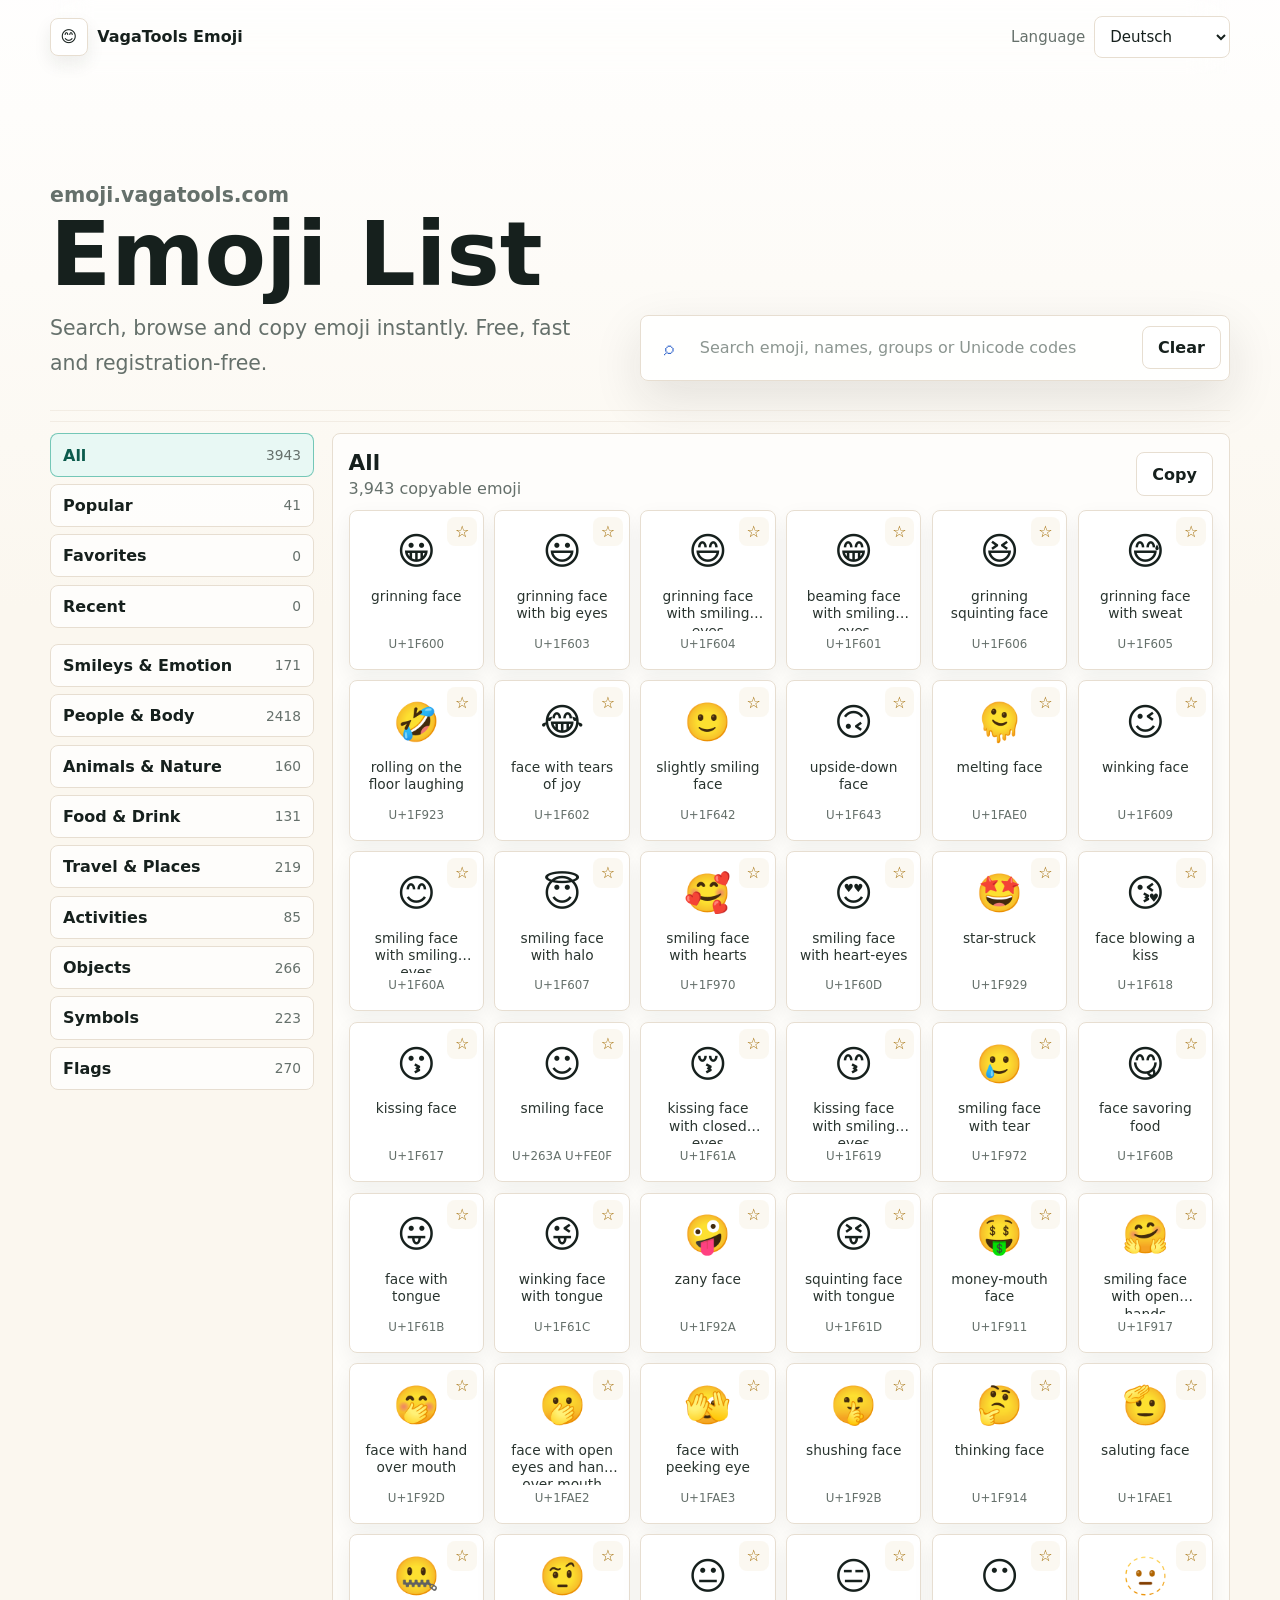
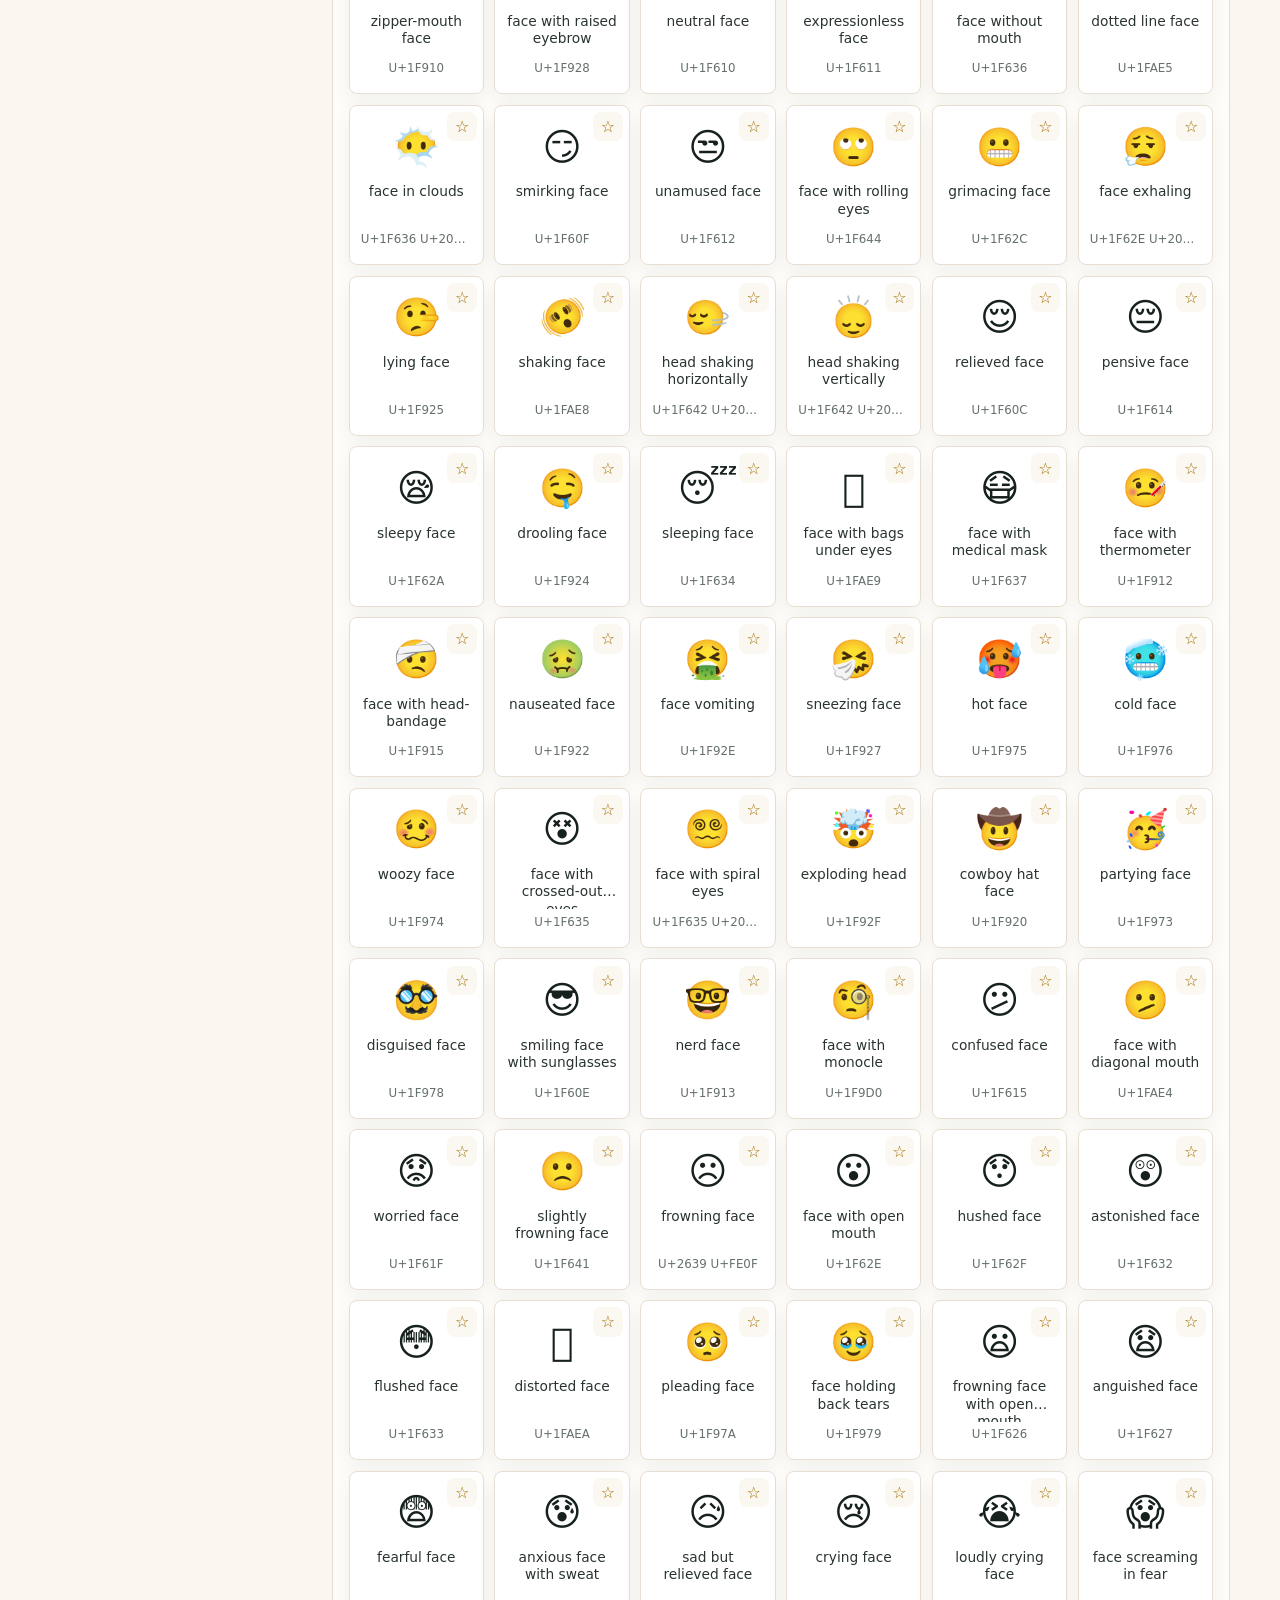
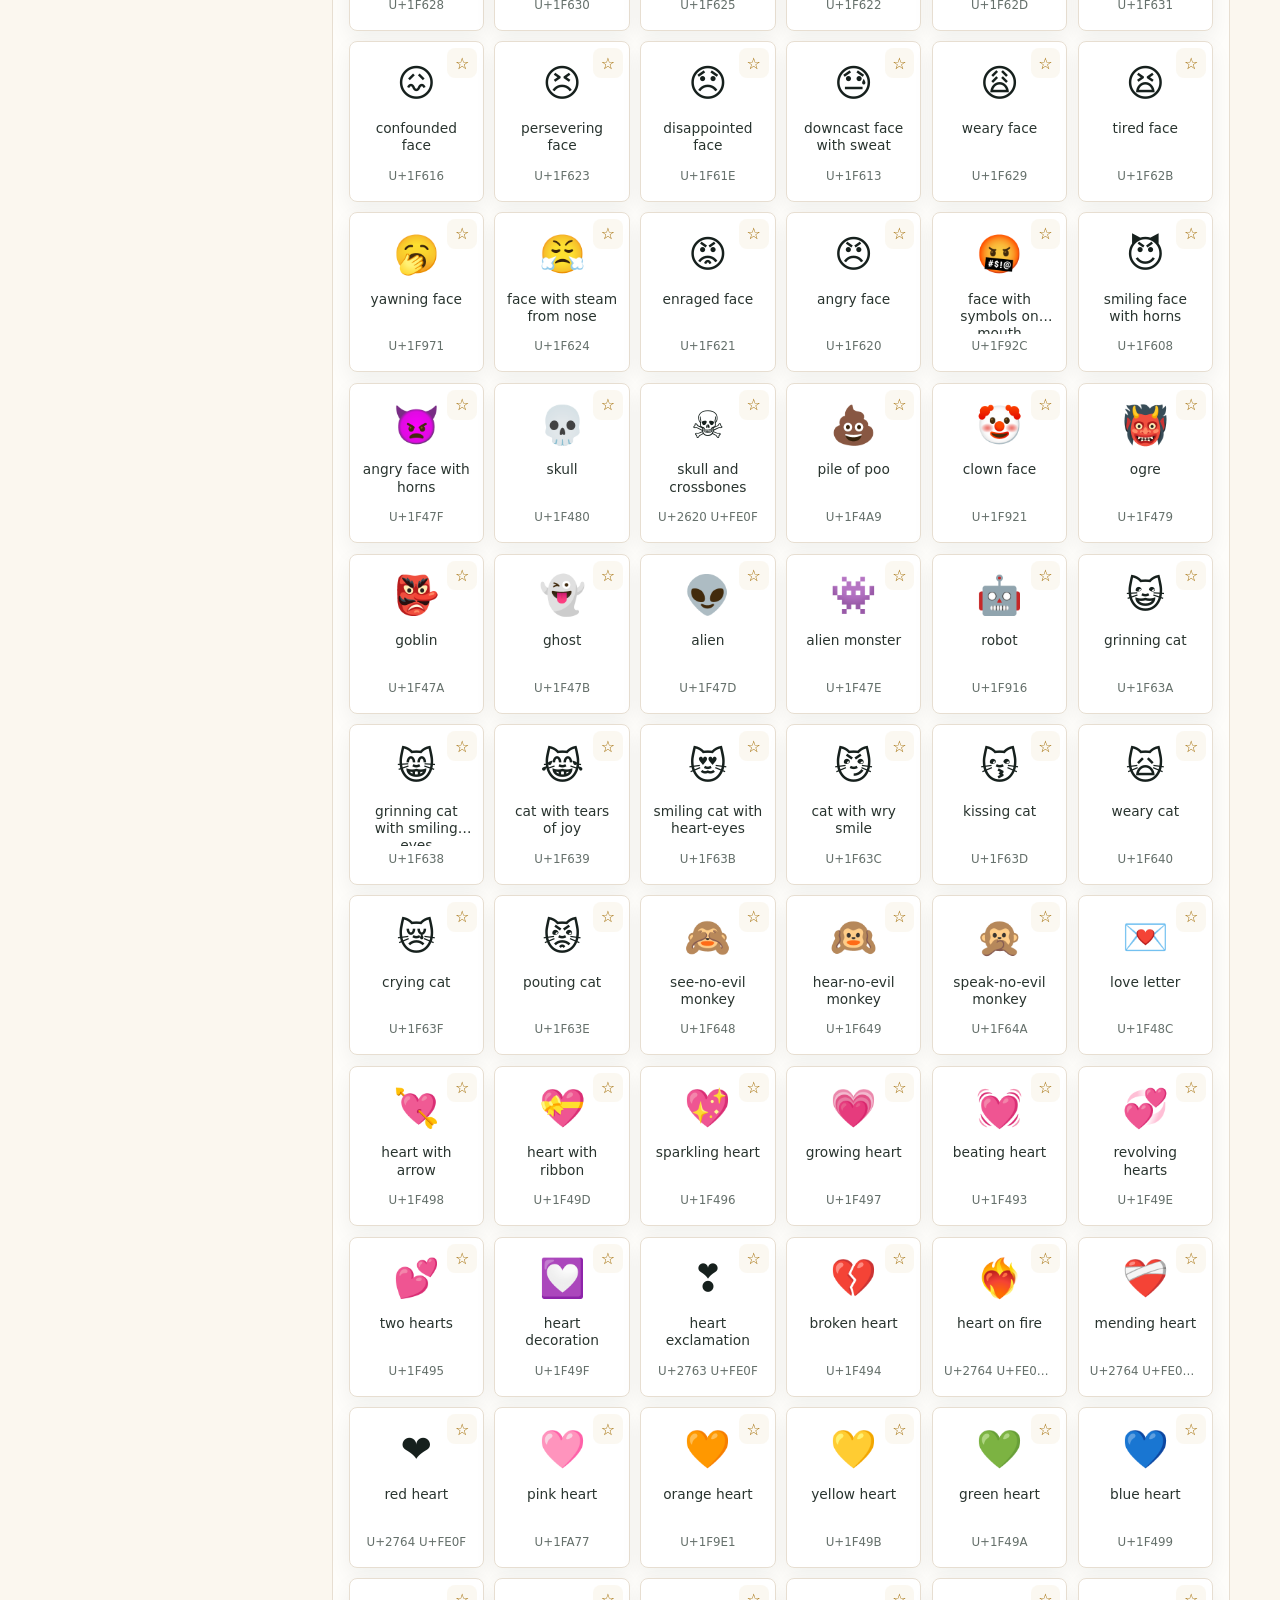
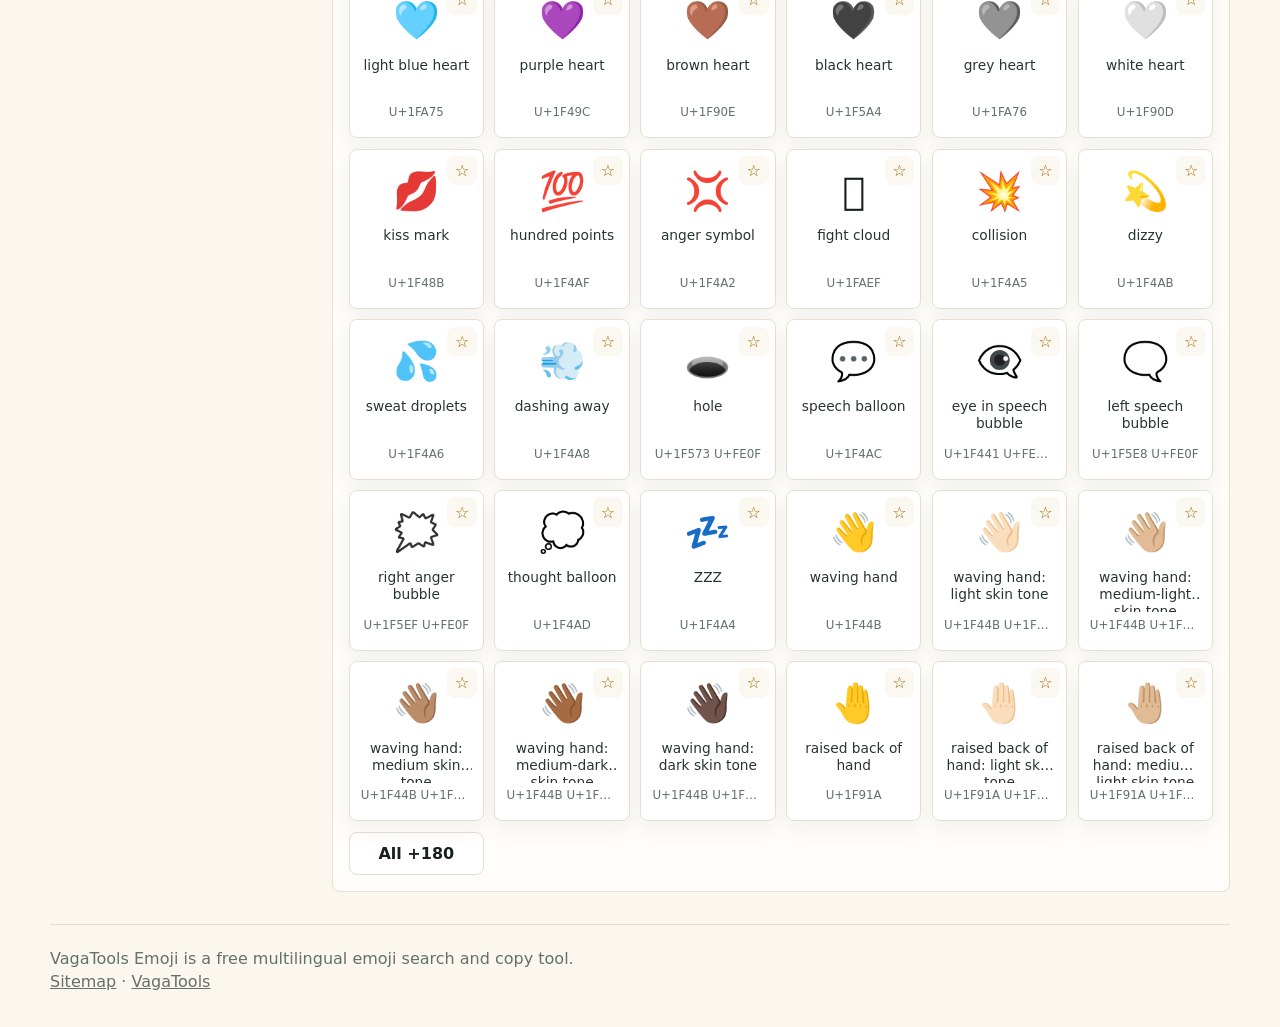
<file: index.html>
<!doctype html>
<html lang="zh-CN" dir="ltr">
<head>
  <meta charset="utf-8">
  <meta name="viewport" content="width=device-width, initial-scale=1">
  <title>emoji表情包大全 - 免费复制Emoji、表情符号搜索工具</title>
  <meta name="description" content="emoji表情包大全，免费提供 Emoji 表情符号搜索、分类浏览、一键复制、Unicode 编码查看和多语言自动识别，适合聊天、社交媒体、标题和内容创作。">
  <meta name="keywords" content="emoji表情包大全, emoji大全, emoji复制, 表情包大全, 表情符号, 免费emoji, emoji搜索, unicode表情, emoji符号, 多语言emoji">
  <meta name="robots" content="index, follow, max-image-preview:large">
  <meta name="theme-color" content="#fbf7ef">
  <link rel="canonical" href="https://emoji.vagatools.com/">
  <link rel="alternate" hreflang="zh-cn" href="https://emoji.vagatools.com/">
  <link rel="alternate" hreflang="en" href="https://emoji.vagatools.com/en/">
  <link rel="alternate" hreflang="ja" href="https://emoji.vagatools.com/ja/">
  <link rel="alternate" hreflang="ko" href="https://emoji.vagatools.com/ko/">
  <link rel="alternate" hreflang="es" href="https://emoji.vagatools.com/es/">
  <link rel="alternate" hreflang="fr" href="https://emoji.vagatools.com/fr/">
  <link rel="alternate" hreflang="de" href="https://emoji.vagatools.com/de/">
  <link rel="alternate" hreflang="pt" href="https://emoji.vagatools.com/pt/">
  <link rel="alternate" hreflang="ru" href="https://emoji.vagatools.com/ru/">
  <link rel="alternate" hreflang="ar" href="https://emoji.vagatools.com/ar/">
  <link rel="alternate" hreflang="hi" href="https://emoji.vagatools.com/hi/">
  <link rel="alternate" hreflang="x-default" href="https://emoji.vagatools.com/">
  <meta property="og:type" content="website">
  <meta property="og:site_name" content="VagaTools Emoji">
  <meta property="og:title" content="emoji表情包大全 - 免费复制Emoji、表情符号搜索工具">
  <meta property="og:description" content="emoji表情包大全，免费提供 Emoji 表情符号搜索、分类浏览、一键复制、Unicode 编码查看和多语言自动识别，适合聊天、社交媒体、标题和内容创作。">
  <meta property="og:url" content="https://emoji.vagatools.com/">
  <meta property="og:image" content="https://emoji.vagatools.com/assets/og-image.svg">
  <meta name="twitter:card" content="summary_large_image">
  <link rel="manifest" href="assets/site.webmanifest">
  <link rel="icon" href="assets/favicon.svg" type="image/svg+xml">
  <link rel="stylesheet" href="assets/styles.css?v=20260529d">
  <script async src="https://pagead2.googlesyndication.com/pagead/js/adsbygoogle.js?client=ca-pub-9943771829287979" crossorigin="anonymous"></script>
  <script type="application/ld+json">{"@context":"https://schema.org","@type":"WebApplication","name":"emoji表情包大全","url":"https://emoji.vagatools.com/","applicationCategory":"UtilityApplication","operatingSystem":"Any","offers":{"@type":"Offer","price":"0","priceCurrency":"USD"},"inLanguage":["zh-CN","en","ja","ko","es","fr","de","pt","ru","ar","hi"],"description":"emoji表情包大全，免费提供 Emoji 表情符号搜索、分类浏览、一键复制、Unicode 编码查看和多语言自动识别，适合聊天、社交媒体、标题和内容创作。","potentialAction":{"@type":"SearchAction","target":"https://emoji.vagatools.com/?q={search_term_string}","query-input":"required name=search_term_string"}}</script>
</head>
<body data-lang="zh-CN">
  <header class="topbar">
    <a class="brand" href="/" aria-label="VagaTools Emoji">
      <span class="brand-mark">😊</span>
      <span>VagaTools Emoji</span>
    </a>
    <label class="language-picker">
      <span>语言</span>
      <select id="languageSelect" aria-label="语言">
        <option value="/" selected>简体中文</option><option value="/en/">English</option><option value="/ja/">日本語</option><option value="/ko/">한국어</option><option value="/es/">Español</option><option value="/fr/">Français</option><option value="/de/">Deutsch</option><option value="/pt/">Português</option><option value="/ru/">Русский</option><option value="/ar/">العربية</option><option value="/hi/">हिन्दी</option>
      </select>
    </label>
  </header>

  <main>
    <section class="hero">
      <div class="hero-copy">
        <p class="eyebrow">emoji.vagatools.com</p>
        <h1>emoji表情包大全</h1>
        <p>搜索、分类、一键复制。简单、免费、无需注册。</p>
      </div>
      <form class="search-panel" role="search">
        <label class="search-box">
          <span aria-hidden="true">⌕</span>
          <input id="searchInput" name="q" autocomplete="off" placeholder="搜索 emoji、名称、分类或 Unicode 编码" aria-label="搜索 emoji、名称、分类或 Unicode 编码">
        </label>
        <button class="ghost-button" id="clearSearch" type="button">清空</button>
      </form>
    </section>

    <section class="ad-band" aria-label="Sponsored">
      <ins class="adsbygoogle"
        style="display:block"
        data-ad-client="ca-pub-9943771829287979"
        data-ad-format="auto"
        data-full-width-responsive="true"></ins>
    </section>

    <section class="workspace" aria-live="polite">
      <aside class="sidebar">
        <div class="quick-tabs" id="quickTabs"></div>
        <nav class="categories" id="categoryList" aria-label="分类"></nav>
      </aside>

      <section class="results">
        <div class="results-head">
          <div>
            <h2 id="sectionTitle">全部</h2>
            <p><span id="resultCount">0</span> 可复制 emoji</p>
          </div>
          <button class="ghost-button" id="copyVisible" type="button">复制</button>
        </div>
        <div class="emoji-grid" id="emojiGrid"></div>
        <p class="empty" id="emptyState" hidden>没有找到匹配的 emoji</p>
      </section>
    </section>
  </main>

  <dialog class="emoji-dialog" id="emojiDialog">
    <button class="dialog-close" id="closeDialog" aria-label="Close">×</button>
    <div class="dialog-symbol" id="dialogSymbol"></div>
    <h2 id="dialogName"></h2>
    <dl>
      <div><dt>编码</dt><dd id="dialogCode"></dd></div>
      <div><dt>分类</dt><dd id="dialogGroup"></dd></div>
    </dl>
    <div class="dialog-actions">
      <button class="primary-button" id="dialogCopy" type="button">复制</button>
      <button class="ghost-button" id="dialogFavorite" type="button">收藏</button>
    </div>
  </dialog>

  <div class="toast" id="toast" role="status" aria-live="polite">已复制</div>

  <footer>
    <p>VagaTools Emoji 是一个免费的多语言 emoji 复制与搜索工具。</p>
    <p><a href="https://emoji.vagatools.com/sitemap.xml">Sitemap</a> · <a href="https://vagatools.com">VagaTools</a></p>
  </footer>

  <script>
    window.APP_I18N = {"code":"编码","dir":".","label":"简体中文","title":"emoji表情包大全 - 免费复制Emoji、表情符号搜索工具","description":"emoji表情包大全，免费提供 Emoji 表情符号搜索、分类浏览、一键复制、Unicode 编码查看和多语言自动识别，适合聊天、社交媒体、标题和内容创作。","keywords":"emoji表情包大全, emoji大全, emoji复制, 表情包大全, 表情符号, 免费emoji, emoji搜索, unicode表情, emoji符号, 多语言emoji","heroTitle":"emoji表情包大全","heroText":"搜索、分类、一键复制。简单、免费、无需注册。","searchPlaceholder":"搜索 emoji、名称、分类或 Unicode 编码","all":"全部","popular":"常用","favorites":"收藏","recent":"最近复制","copied":"已复制","copy":"复制","group":"分类","noResults":"没有找到匹配的 emoji","clear":"清空","language":"语言","stats":"可复制 emoji","footer":"VagaTools Emoji 是一个免费的多语言 emoji 复制与搜索工具。"};
    window.CATEGORY_I18N = {"Smileys & Emotion":{"zh-CN":"笑脸与情感","en":"Smileys & Emotion","ja":"スマイルと感情","ko":"스마일리와 감정","es":"Caras y emoción","fr":"Smileys et émotions","de":"Smileys und Emotionen","pt":"Carinhas e emoção","ru":"Смайлы и эмоции","ar":"الوجوه والمشاعر","hi":"स्माइली और भावना"},"People & Body":{"zh-CN":"人物与身体","en":"People & Body","ja":"人と体","ko":"사람과 몸","es":"Personas y cuerpo","fr":"Personnes et corps","de":"Menschen und Körper","pt":"Pessoas e corpo","ru":"Люди и тело","ar":"الأشخاص والجسم","hi":"लोग और शरीर"},"Component":{"zh-CN":"组件","en":"Component","ja":"部品","ko":"구성 요소","es":"Componentes","fr":"Composants","de":"Komponenten","pt":"Componentes","ru":"Компоненты","ar":"المكونات","hi":"घटक"},"Animals & Nature":{"zh-CN":"动物与自然","en":"Animals & Nature","ja":"動物と自然","ko":"동물과 자연","es":"Animales y naturaleza","fr":"Animaux et nature","de":"Tiere und Natur","pt":"Animais e natureza","ru":"Животные и природа","ar":"الحيوانات والطبيعة","hi":"जानवर और प्रकृति"},"Food & Drink":{"zh-CN":"食物与饮品","en":"Food & Drink","ja":"食べ物と飲み物","ko":"음식과 음료","es":"Comida y bebida","fr":"Nourriture et boisson","de":"Essen und Trinken","pt":"Comida e bebida","ru":"Еда и напитки","ar":"الطعام والشراب","hi":"भोजन और पेय"},"Travel & Places":{"zh-CN":"旅行与地点","en":"Travel & Places","ja":"旅行と場所","ko":"여행과 장소","es":"Viajes y lugares","fr":"Voyages et lieux","de":"Reisen und Orte","pt":"Viagens e lugares","ru":"Путешествия и места","ar":"السفر والأماكن","hi":"यात्रा और स्थान"},"Activities":{"zh-CN":"活动","en":"Activities","ja":"アクティビティ","ko":"활동","es":"Actividades","fr":"Activités","de":"Aktivitäten","pt":"Atividades","ru":"Занятия","ar":"الأنشطة","hi":"गतिविधियां"},"Objects":{"zh-CN":"物品","en":"Objects","ja":"物","ko":"물건","es":"Objetos","fr":"Objets","de":"Objekte","pt":"Objetos","ru":"Предметы","ar":"الأشياء","hi":"वस्तुएं"},"Symbols":{"zh-CN":"符号","en":"Symbols","ja":"記号","ko":"기호","es":"Símbolos","fr":"Symboles","de":"Symbole","pt":"Símbolos","ru":"Символы","ar":"الرموز","hi":"प्रतीक"},"Flags":{"zh-CN":"旗帜","en":"Flags","ja":"旗","ko":"깃발","es":"Banderas","fr":"Drapeaux","de":"Flaggen","pt":"Bandeiras","ru":"Флаги","ar":"الأعلام","hi":"झंडे"}};
    window.SITE_LANGUAGES = [{"code":"zh-CN","dir":".","label":"简体中文"},{"code":"en","dir":"en","label":"English"},{"code":"ja","dir":"ja","label":"日本語"},{"code":"ko","dir":"ko","label":"한국어"},{"code":"es","dir":"es","label":"Español"},{"code":"fr","dir":"fr","label":"Français"},{"code":"de","dir":"de","label":"Deutsch"},{"code":"pt","dir":"pt","label":"Português"},{"code":"ru","dir":"ru","label":"Русский"},{"code":"ar","dir":"ar","label":"العربية"},{"code":"hi","dir":"hi","label":"हिन्दी"}];
  </script>
  <script src="assets/zh-labels.js?v=20260529d" defer></script>
  <script src="assets/emoji-data.js" defer></script>
  <script src="assets/app.js?v=20260529d" defer></script>
</body>
</html>
</file>
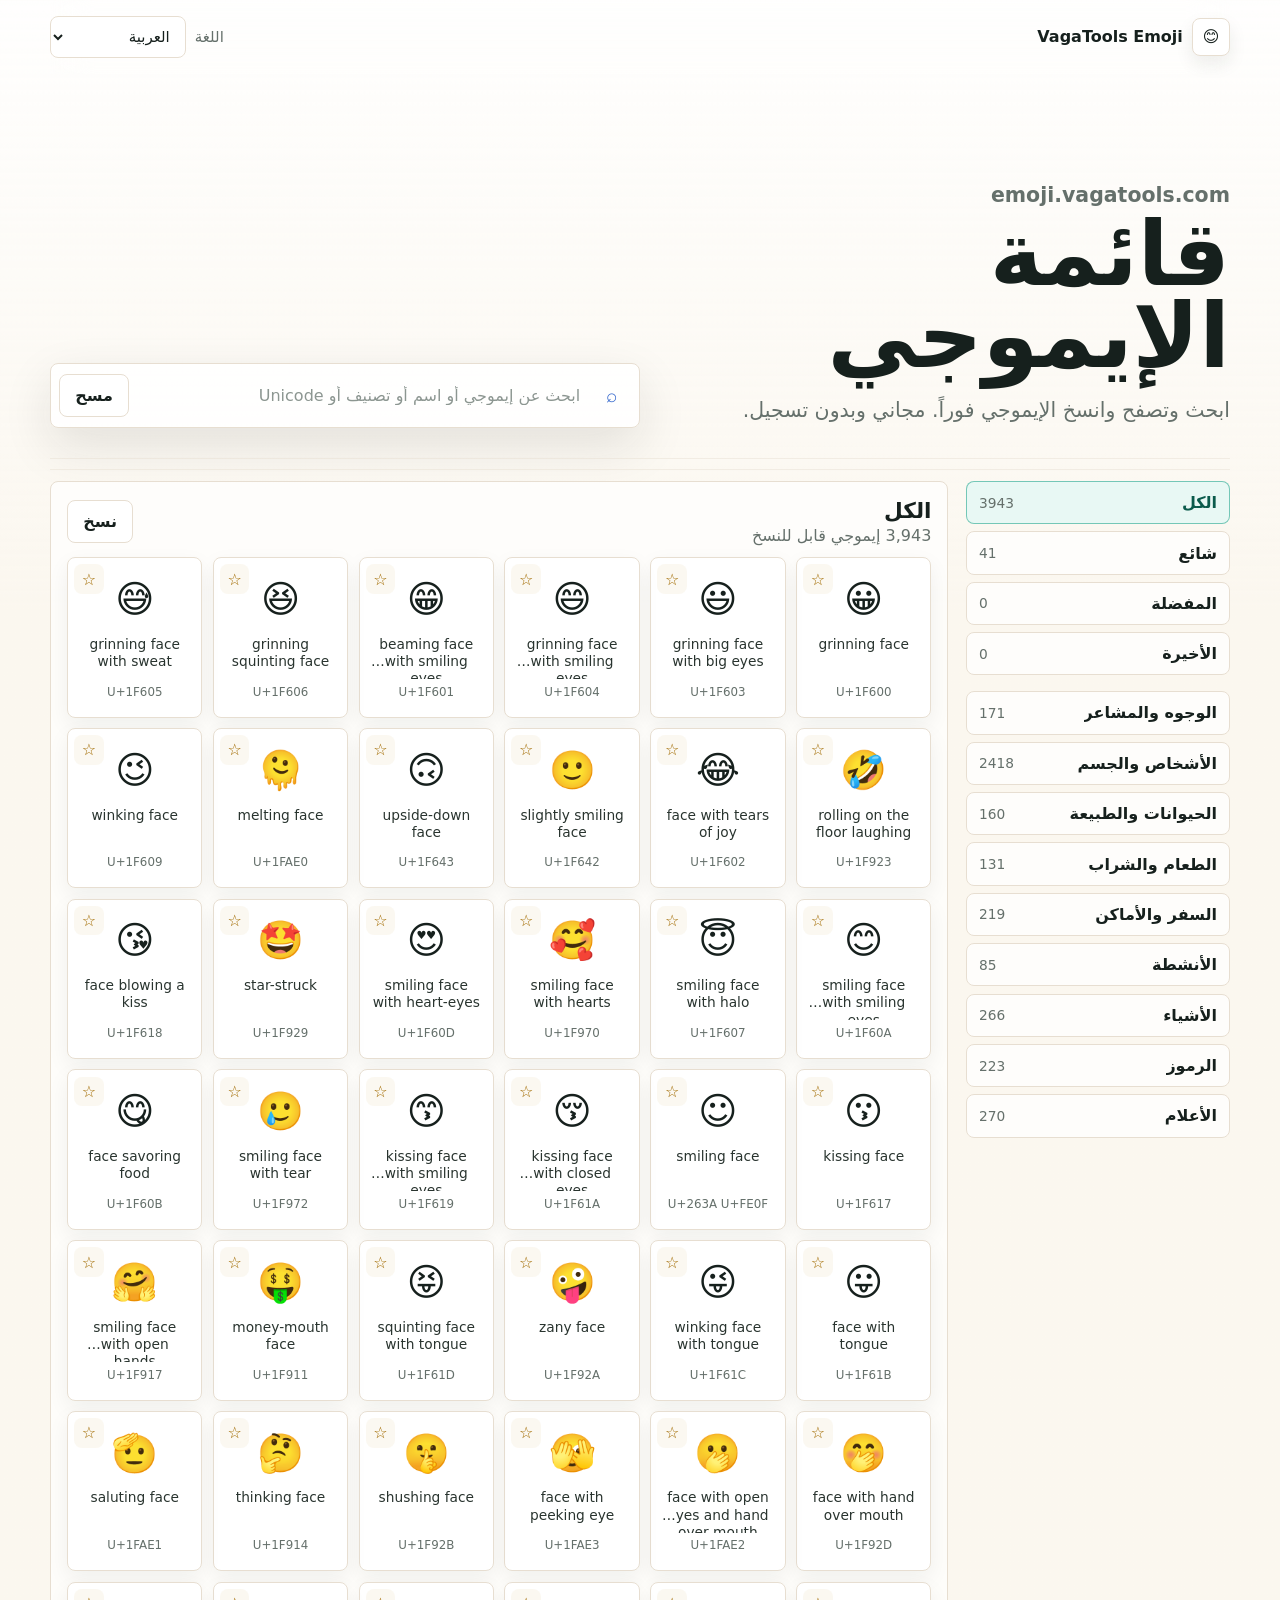
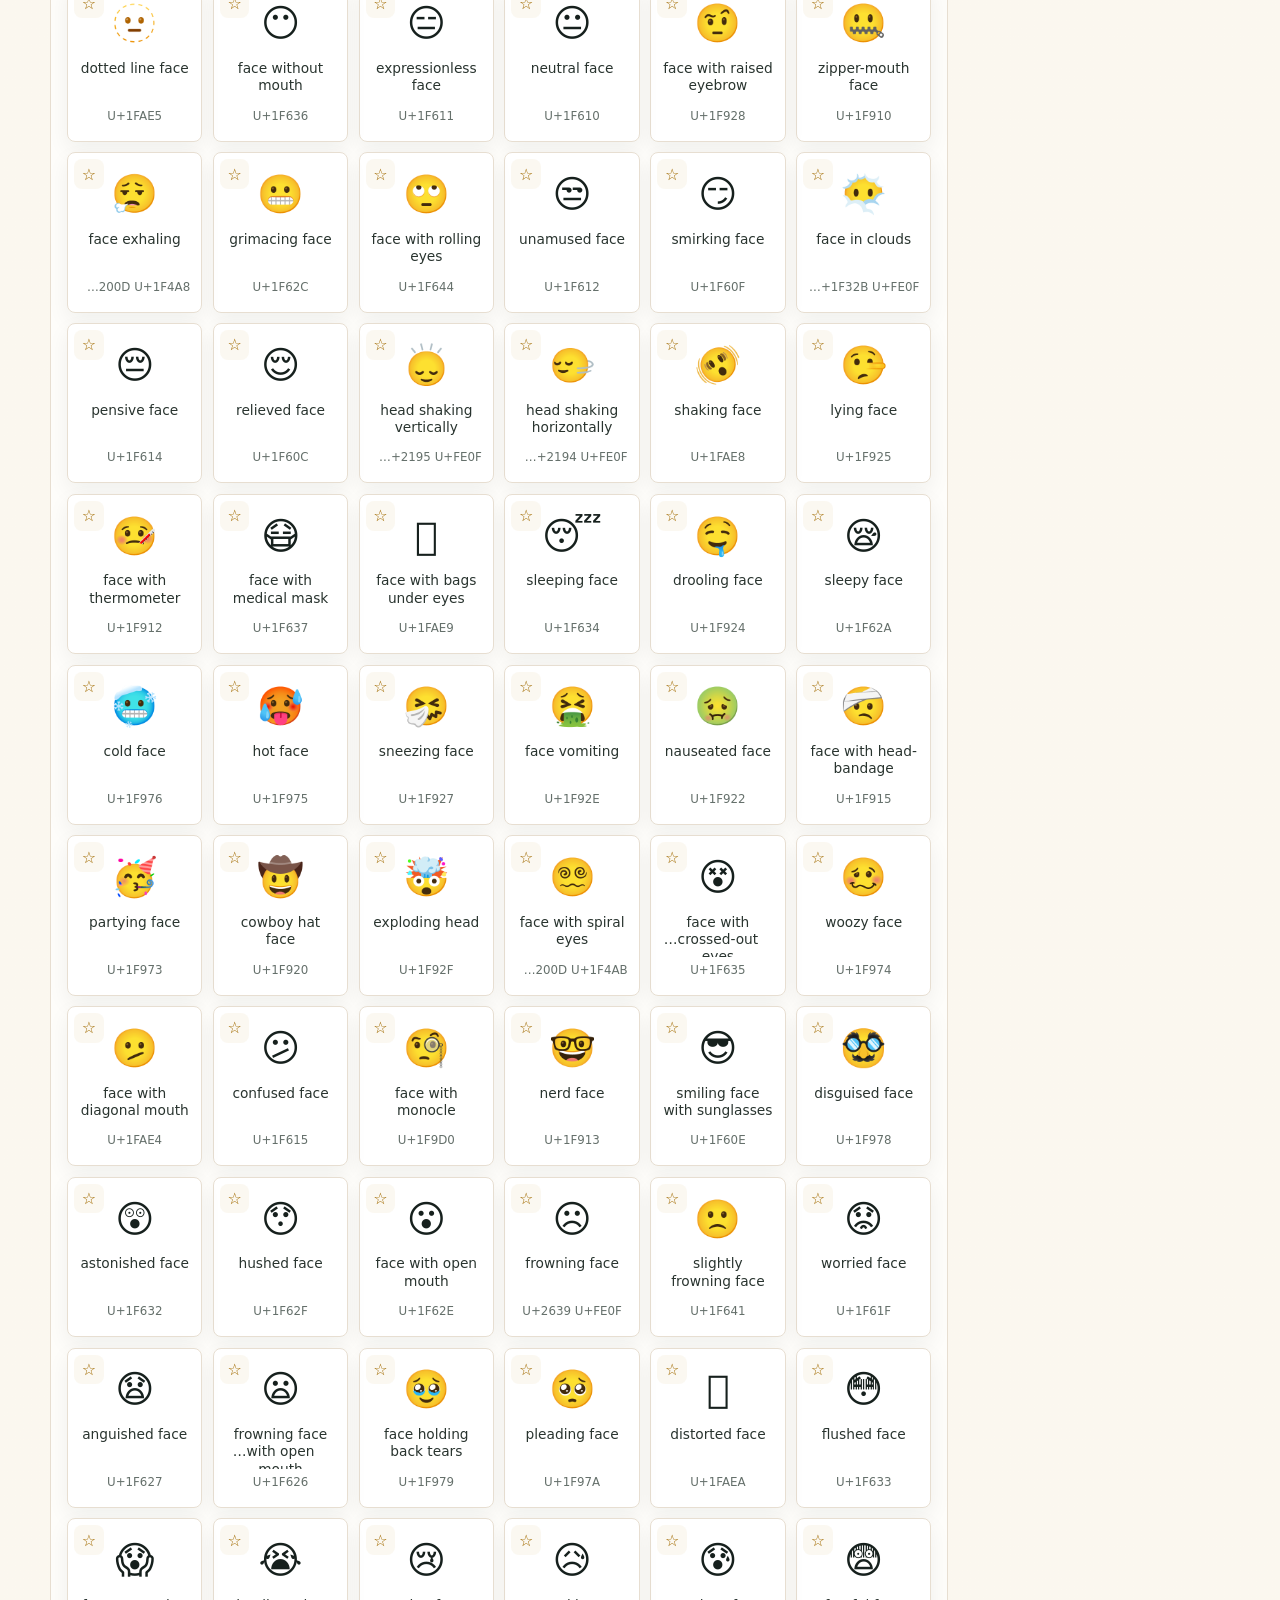
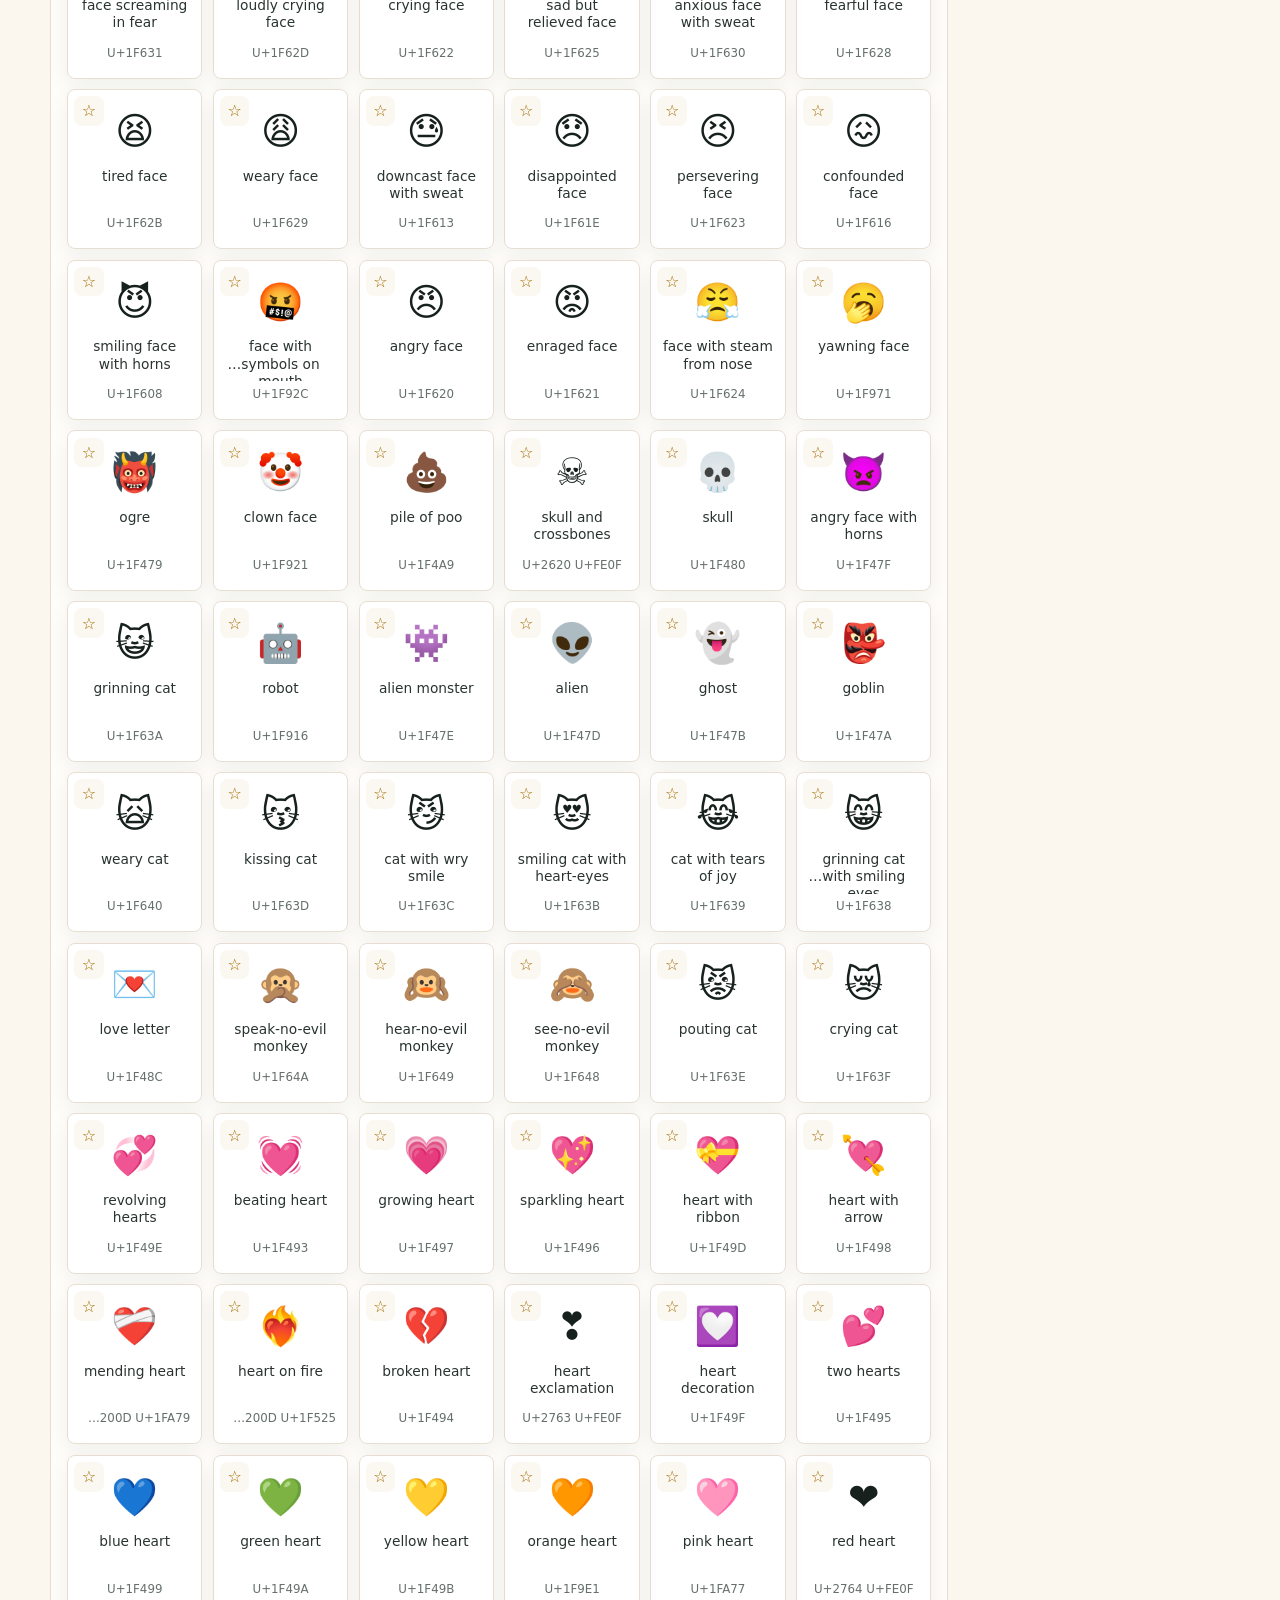
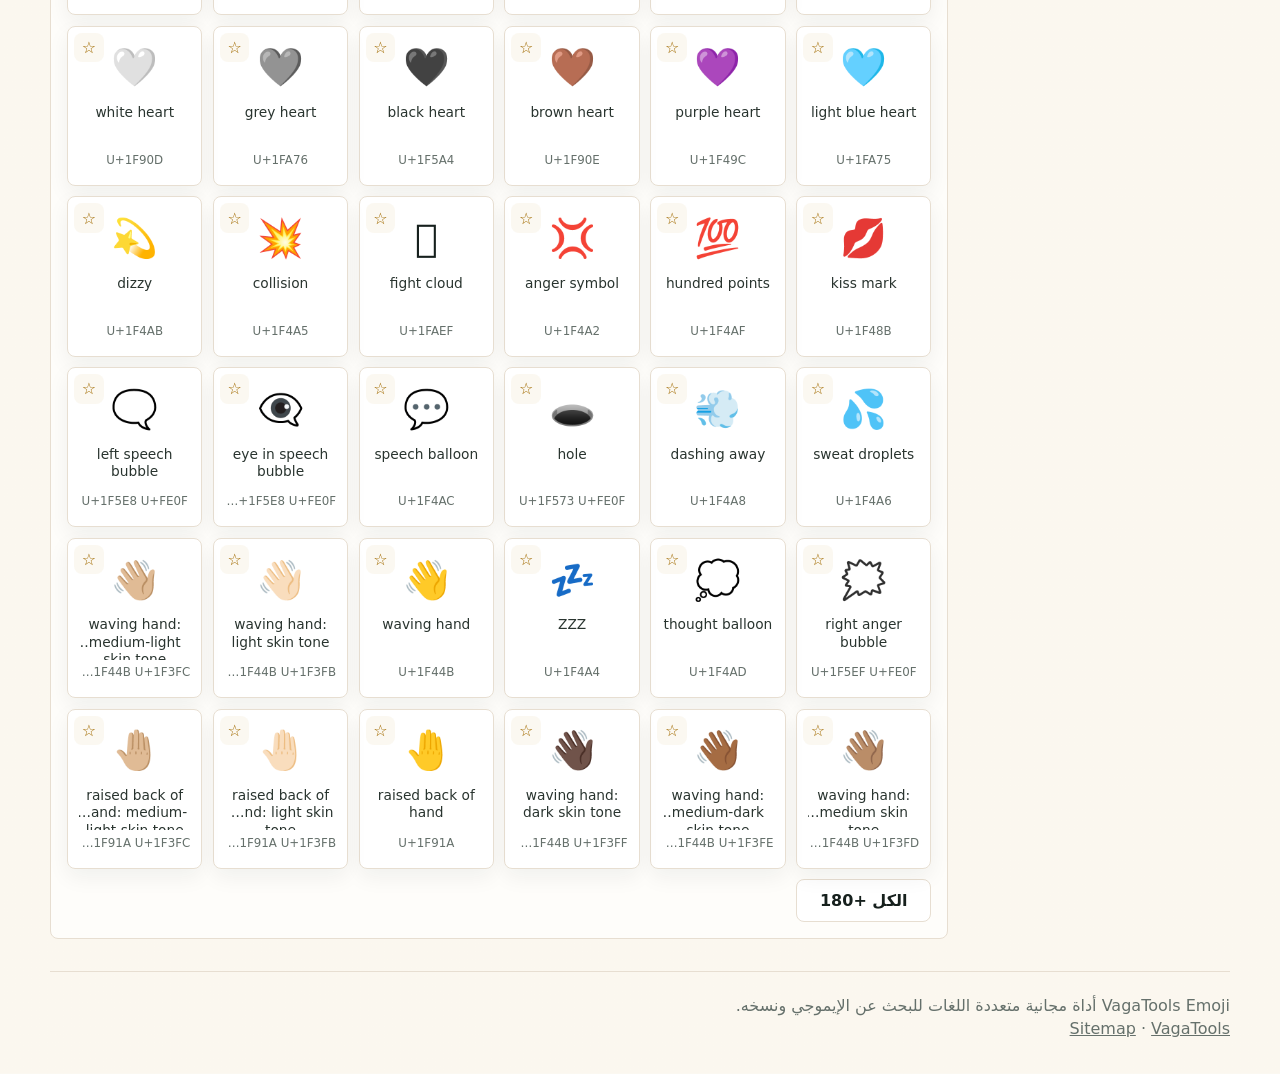
<file: ar/index.html>
<!doctype html>
<html lang="ar" dir="rtl">
<head>
  <meta charset="utf-8">
  <meta name="viewport" content="width=device-width, initial-scale=1">
  <title>قائمة الإيموجي - نسخ مجاني وبحث وأكواد Unicode</title>
  <meta name="description" content="موقع إيموجي مجاني للبحث والتصفح حسب التصنيف والنسخ بنقرة واحدة ومعرفة أكواد Unicode مع دعم متعدد اللغات.">
  <meta name="keywords" content="emoji, ايموجي, رموز تعبيرية, نسخ ايموجي, ايموجي مجاني, بحث ايموجي, unicode emoji">
  <meta name="robots" content="index, follow, max-image-preview:large">
  <meta name="theme-color" content="#fbf7ef">
  <link rel="canonical" href="https://emoji.vagatools.com/ar/">
  <link rel="alternate" hreflang="zh-cn" href="https://emoji.vagatools.com/">
  <link rel="alternate" hreflang="en" href="https://emoji.vagatools.com/en/">
  <link rel="alternate" hreflang="ja" href="https://emoji.vagatools.com/ja/">
  <link rel="alternate" hreflang="ko" href="https://emoji.vagatools.com/ko/">
  <link rel="alternate" hreflang="es" href="https://emoji.vagatools.com/es/">
  <link rel="alternate" hreflang="fr" href="https://emoji.vagatools.com/fr/">
  <link rel="alternate" hreflang="de" href="https://emoji.vagatools.com/de/">
  <link rel="alternate" hreflang="pt" href="https://emoji.vagatools.com/pt/">
  <link rel="alternate" hreflang="ru" href="https://emoji.vagatools.com/ru/">
  <link rel="alternate" hreflang="ar" href="https://emoji.vagatools.com/ar/">
  <link rel="alternate" hreflang="hi" href="https://emoji.vagatools.com/hi/">
  <link rel="alternate" hreflang="x-default" href="https://emoji.vagatools.com/">
  <meta property="og:type" content="website">
  <meta property="og:site_name" content="VagaTools Emoji">
  <meta property="og:title" content="قائمة الإيموجي - نسخ مجاني وبحث وأكواد Unicode">
  <meta property="og:description" content="موقع إيموجي مجاني للبحث والتصفح حسب التصنيف والنسخ بنقرة واحدة ومعرفة أكواد Unicode مع دعم متعدد اللغات.">
  <meta property="og:url" content="https://emoji.vagatools.com/ar/">
  <meta property="og:image" content="https://emoji.vagatools.com/assets/og-image.svg">
  <meta name="twitter:card" content="summary_large_image">
  <link rel="manifest" href="../assets/site.webmanifest">
  <link rel="icon" href="../assets/favicon.svg" type="image/svg+xml">
  <link rel="stylesheet" href="../assets/styles.css?v=20260529d">
  <script async src="https://pagead2.googlesyndication.com/pagead/js/adsbygoogle.js?client=ca-pub-9943771829287979" crossorigin="anonymous"></script>
  <script type="application/ld+json">{"@context":"https://schema.org","@type":"WebApplication","name":"قائمة الإيموجي","url":"https://emoji.vagatools.com/ar/","applicationCategory":"UtilityApplication","operatingSystem":"Any","offers":{"@type":"Offer","price":"0","priceCurrency":"USD"},"inLanguage":["zh-CN","en","ja","ko","es","fr","de","pt","ru","ar","hi"],"description":"موقع إيموجي مجاني للبحث والتصفح حسب التصنيف والنسخ بنقرة واحدة ومعرفة أكواد Unicode مع دعم متعدد اللغات.","potentialAction":{"@type":"SearchAction","target":"https://emoji.vagatools.com/?q={search_term_string}","query-input":"required name=search_term_string"}}</script>
</head>
<body data-lang="ar">
  <header class="topbar">
    <a class="brand" href="/ar/" aria-label="VagaTools Emoji">
      <span class="brand-mark">😊</span>
      <span>VagaTools Emoji</span>
    </a>
    <label class="language-picker">
      <span>اللغة</span>
      <select id="languageSelect" aria-label="اللغة">
        <option value="/">简体中文</option><option value="/en/">English</option><option value="/ja/">日本語</option><option value="/ko/">한국어</option><option value="/es/">Español</option><option value="/fr/">Français</option><option value="/de/">Deutsch</option><option value="/pt/">Português</option><option value="/ru/">Русский</option><option value="/ar/" selected>العربية</option><option value="/hi/">हिन्दी</option>
      </select>
    </label>
  </header>

  <main>
    <section class="hero">
      <div class="hero-copy">
        <p class="eyebrow">emoji.vagatools.com</p>
        <h1>قائمة الإيموجي</h1>
        <p>ابحث وتصفح وانسخ الإيموجي فوراً. مجاني وبدون تسجيل.</p>
      </div>
      <form class="search-panel" role="search">
        <label class="search-box">
          <span aria-hidden="true">⌕</span>
          <input id="searchInput" name="q" autocomplete="off" placeholder="ابحث عن إيموجي أو اسم أو تصنيف أو Unicode" aria-label="ابحث عن إيموجي أو اسم أو تصنيف أو Unicode">
        </label>
        <button class="ghost-button" id="clearSearch" type="button">مسح</button>
      </form>
    </section>

    <section class="ad-band" aria-label="Sponsored">
      <ins class="adsbygoogle"
        style="display:block"
        data-ad-client="ca-pub-9943771829287979"
        data-ad-format="auto"
        data-full-width-responsive="true"></ins>
    </section>

    <section class="workspace" aria-live="polite">
      <aside class="sidebar">
        <div class="quick-tabs" id="quickTabs"></div>
        <nav class="categories" id="categoryList" aria-label="التصنيف"></nav>
      </aside>

      <section class="results">
        <div class="results-head">
          <div>
            <h2 id="sectionTitle">الكل</h2>
            <p><span id="resultCount">0</span> إيموجي قابل للنسخ</p>
          </div>
          <button class="ghost-button" id="copyVisible" type="button">نسخ</button>
        </div>
        <div class="emoji-grid" id="emojiGrid"></div>
        <p class="empty" id="emptyState" hidden>لم يتم العثور على إيموجي</p>
      </section>
    </section>
  </main>

  <dialog class="emoji-dialog" id="emojiDialog">
    <button class="dialog-close" id="closeDialog" aria-label="Close">×</button>
    <div class="dialog-symbol" id="dialogSymbol"></div>
    <h2 id="dialogName"></h2>
    <dl>
      <div><dt>الكود</dt><dd id="dialogCode"></dd></div>
      <div><dt>التصنيف</dt><dd id="dialogGroup"></dd></div>
    </dl>
    <div class="dialog-actions">
      <button class="primary-button" id="dialogCopy" type="button">نسخ</button>
      <button class="ghost-button" id="dialogFavorite" type="button">المفضلة</button>
    </div>
  </dialog>

  <div class="toast" id="toast" role="status" aria-live="polite">تم النسخ</div>

  <footer>
    <p>VagaTools Emoji أداة مجانية متعددة اللغات للبحث عن الإيموجي ونسخه.</p>
    <p><a href="https://emoji.vagatools.com/sitemap.xml">Sitemap</a> · <a href="https://vagatools.com">VagaTools</a></p>
  </footer>

  <script>
    window.APP_I18N = {"code":"الكود","dir":"ar","label":"العربية","title":"قائمة الإيموجي - نسخ مجاني وبحث وأكواد Unicode","description":"موقع إيموجي مجاني للبحث والتصفح حسب التصنيف والنسخ بنقرة واحدة ومعرفة أكواد Unicode مع دعم متعدد اللغات.","keywords":"emoji, ايموجي, رموز تعبيرية, نسخ ايموجي, ايموجي مجاني, بحث ايموجي, unicode emoji","heroTitle":"قائمة الإيموجي","heroText":"ابحث وتصفح وانسخ الإيموجي فوراً. مجاني وبدون تسجيل.","searchPlaceholder":"ابحث عن إيموجي أو اسم أو تصنيف أو Unicode","all":"الكل","popular":"شائع","favorites":"المفضلة","recent":"الأخيرة","copied":"تم النسخ","copy":"نسخ","group":"التصنيف","noResults":"لم يتم العثور على إيموجي","clear":"مسح","language":"اللغة","stats":"إيموجي قابل للنسخ","footer":"VagaTools Emoji أداة مجانية متعددة اللغات للبحث عن الإيموجي ونسخه."};
    window.CATEGORY_I18N = {"Smileys & Emotion":{"zh-CN":"笑脸与情感","en":"Smileys & Emotion","ja":"スマイルと感情","ko":"스마일리와 감정","es":"Caras y emoción","fr":"Smileys et émotions","de":"Smileys und Emotionen","pt":"Carinhas e emoção","ru":"Смайлы и эмоции","ar":"الوجوه والمشاعر","hi":"स्माइली और भावना"},"People & Body":{"zh-CN":"人物与身体","en":"People & Body","ja":"人と体","ko":"사람과 몸","es":"Personas y cuerpo","fr":"Personnes et corps","de":"Menschen und Körper","pt":"Pessoas e corpo","ru":"Люди и тело","ar":"الأشخاص والجسم","hi":"लोग और शरीर"},"Component":{"zh-CN":"组件","en":"Component","ja":"部品","ko":"구성 요소","es":"Componentes","fr":"Composants","de":"Komponenten","pt":"Componentes","ru":"Компоненты","ar":"المكونات","hi":"घटक"},"Animals & Nature":{"zh-CN":"动物与自然","en":"Animals & Nature","ja":"動物と自然","ko":"동물과 자연","es":"Animales y naturaleza","fr":"Animaux et nature","de":"Tiere und Natur","pt":"Animais e natureza","ru":"Животные и природа","ar":"الحيوانات والطبيعة","hi":"जानवर और प्रकृति"},"Food & Drink":{"zh-CN":"食物与饮品","en":"Food & Drink","ja":"食べ物と飲み物","ko":"음식과 음료","es":"Comida y bebida","fr":"Nourriture et boisson","de":"Essen und Trinken","pt":"Comida e bebida","ru":"Еда и напитки","ar":"الطعام والشراب","hi":"भोजन और पेय"},"Travel & Places":{"zh-CN":"旅行与地点","en":"Travel & Places","ja":"旅行と場所","ko":"여행과 장소","es":"Viajes y lugares","fr":"Voyages et lieux","de":"Reisen und Orte","pt":"Viagens e lugares","ru":"Путешествия и места","ar":"السفر والأماكن","hi":"यात्रा और स्थान"},"Activities":{"zh-CN":"活动","en":"Activities","ja":"アクティビティ","ko":"활동","es":"Actividades","fr":"Activités","de":"Aktivitäten","pt":"Atividades","ru":"Занятия","ar":"الأنشطة","hi":"गतिविधियां"},"Objects":{"zh-CN":"物品","en":"Objects","ja":"物","ko":"물건","es":"Objetos","fr":"Objets","de":"Objekte","pt":"Objetos","ru":"Предметы","ar":"الأشياء","hi":"वस्तुएं"},"Symbols":{"zh-CN":"符号","en":"Symbols","ja":"記号","ko":"기호","es":"Símbolos","fr":"Symboles","de":"Symbole","pt":"Símbolos","ru":"Символы","ar":"الرموز","hi":"प्रतीक"},"Flags":{"zh-CN":"旗帜","en":"Flags","ja":"旗","ko":"깃발","es":"Banderas","fr":"Drapeaux","de":"Flaggen","pt":"Bandeiras","ru":"Флаги","ar":"الأعلام","hi":"झंडे"}};
    window.SITE_LANGUAGES = [{"code":"zh-CN","dir":".","label":"简体中文"},{"code":"en","dir":"en","label":"English"},{"code":"ja","dir":"ja","label":"日本語"},{"code":"ko","dir":"ko","label":"한국어"},{"code":"es","dir":"es","label":"Español"},{"code":"fr","dir":"fr","label":"Français"},{"code":"de","dir":"de","label":"Deutsch"},{"code":"pt","dir":"pt","label":"Português"},{"code":"ru","dir":"ru","label":"Русский"},{"code":"ar","dir":"ar","label":"العربية"},{"code":"hi","dir":"hi","label":"हिन्दी"}];
  </script>
  <script src="../assets/emoji-data.js" defer></script>
  <script src="../assets/app.js?v=20260529d" defer></script>
</body>
</html>
</file>
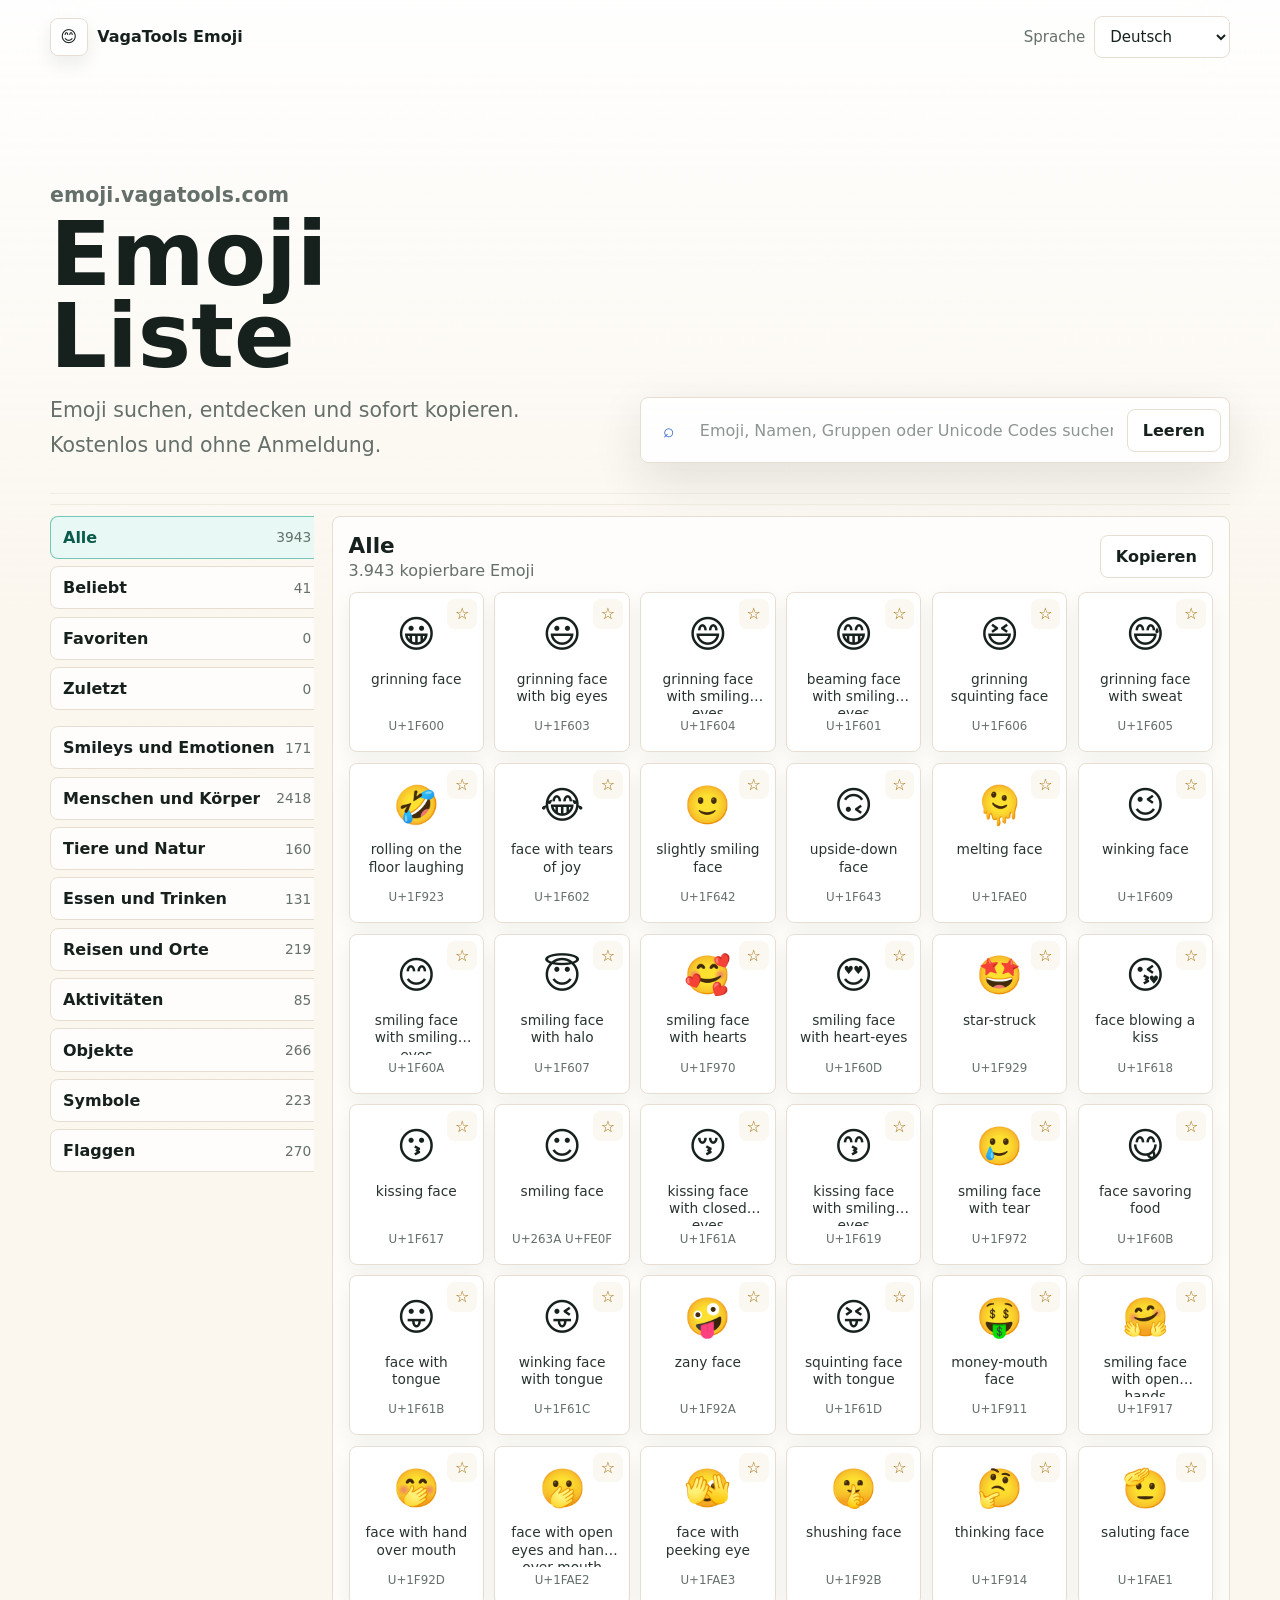
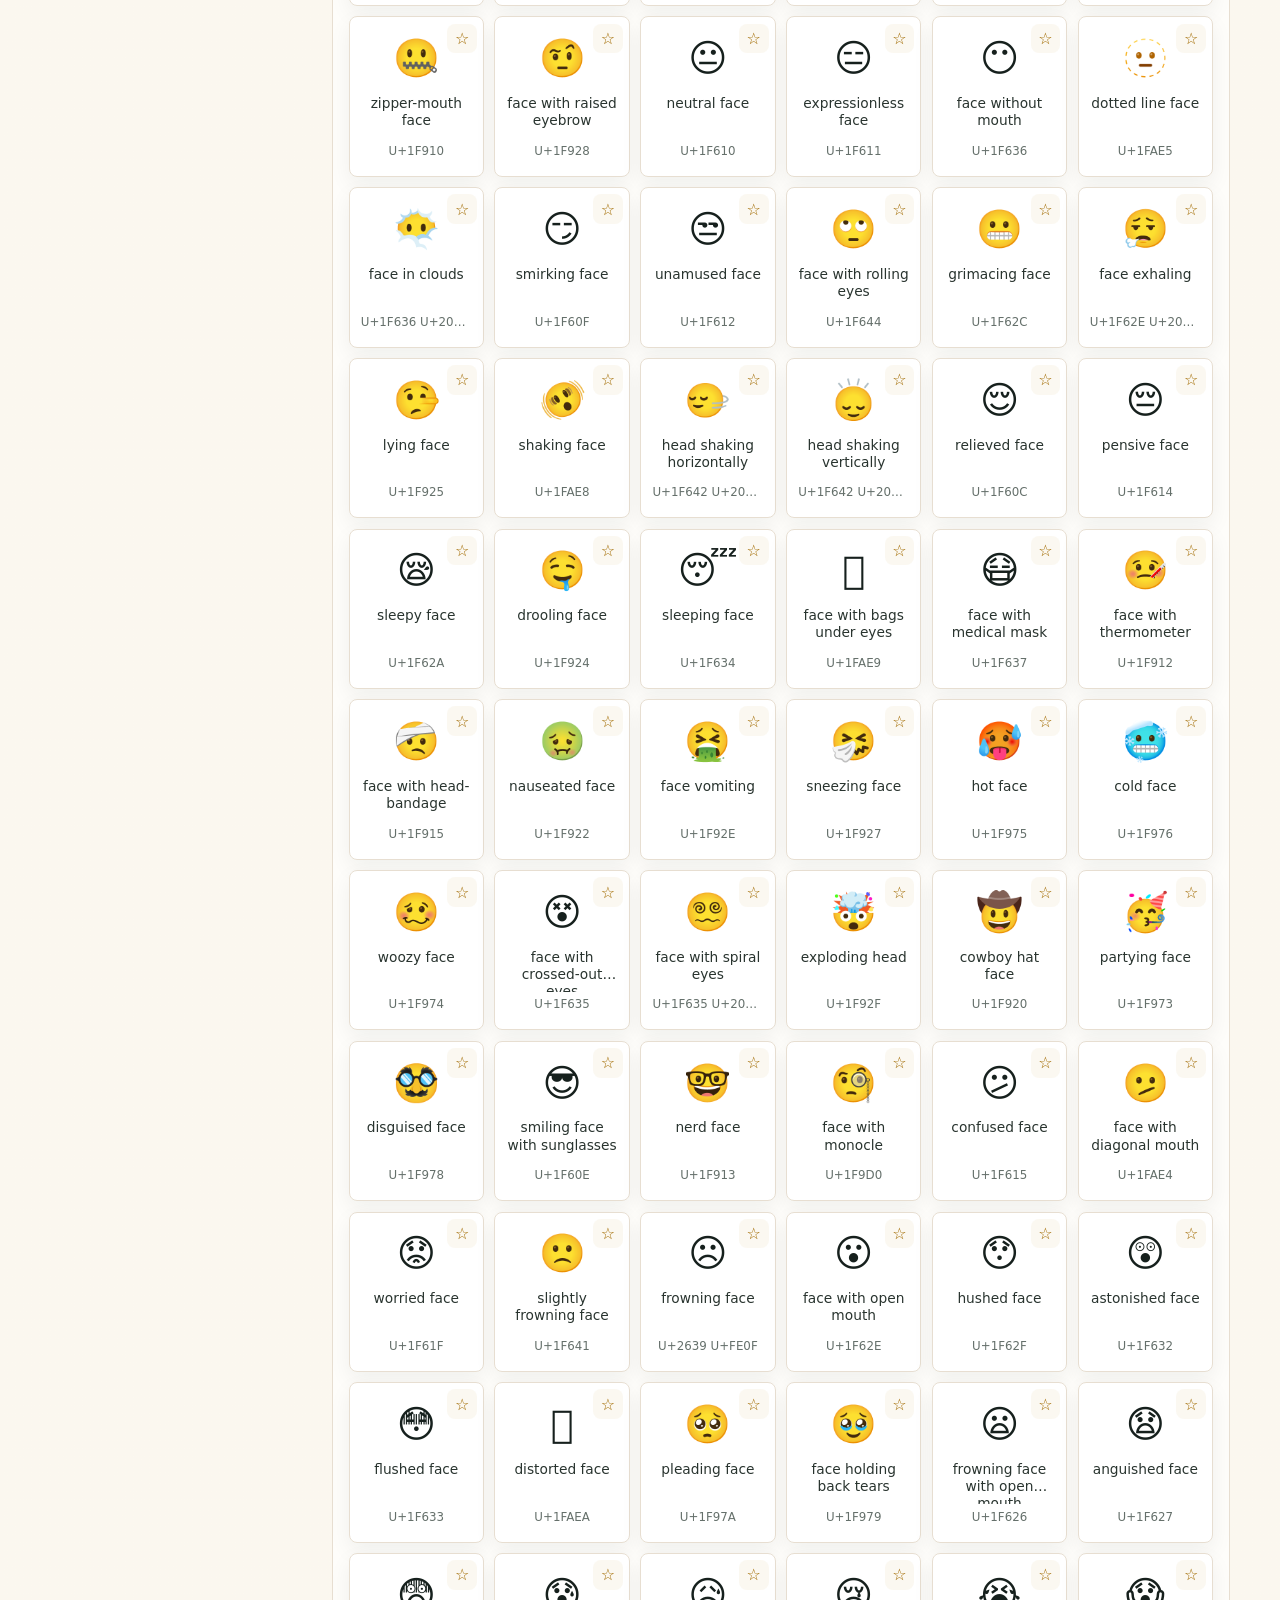
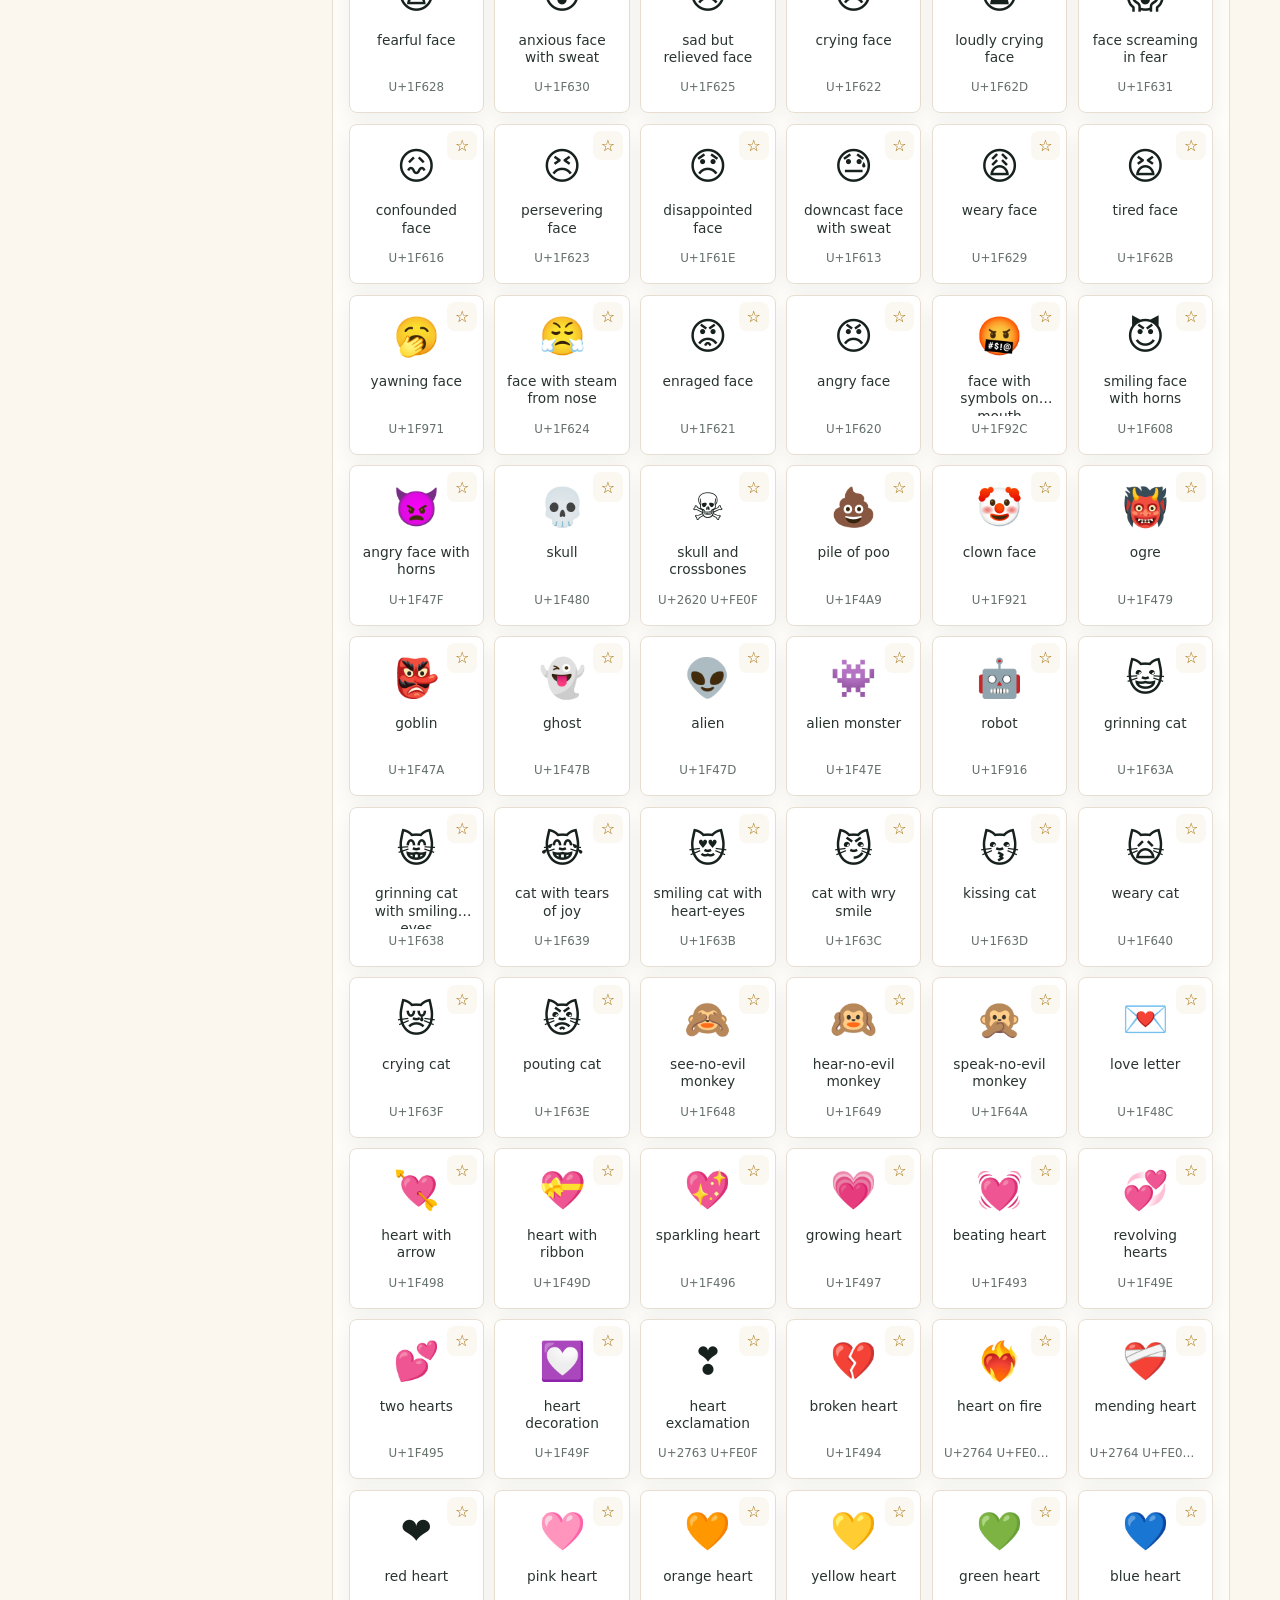
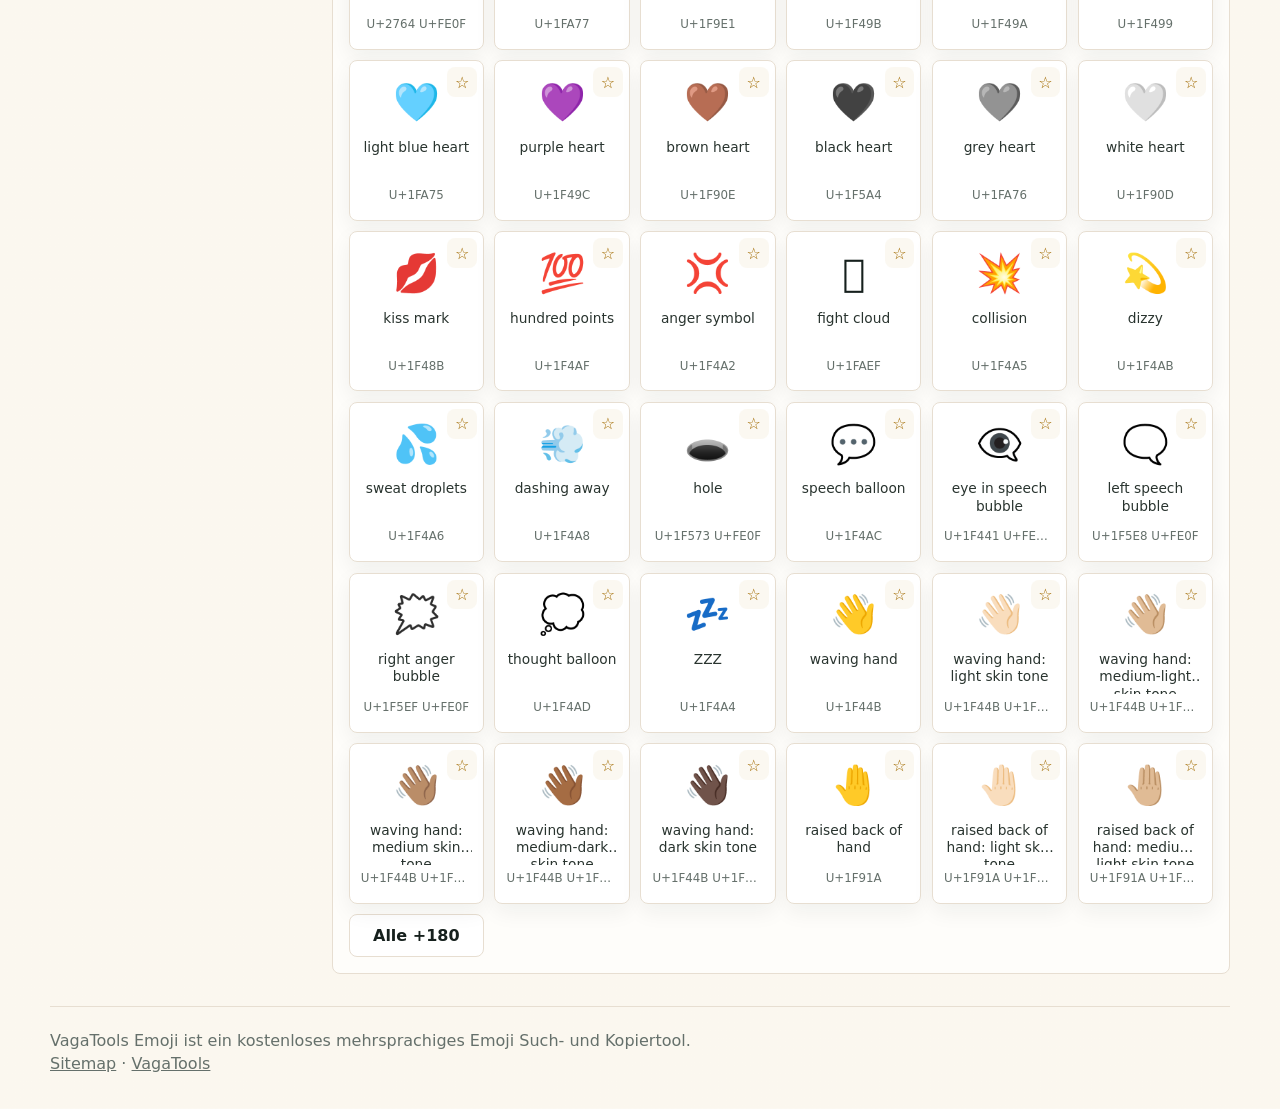
<file: de/index.html>
<!doctype html>
<html lang="de" dir="ltr">
<head>
  <meta charset="utf-8">
  <meta name="viewport" content="width=device-width, initial-scale=1">
  <title>Emoji Liste - Kostenlos kopieren, suchen und Unicode anzeigen</title>
  <meta name="description" content="Kostenlose Emoji Website zum schnellen Kopieren, Suchen, Stöbern nach Kategorien, Anzeigen von Unicode Codes, Favoriten und Mehrsprachigkeit.">
  <meta name="keywords" content="emoji, emojis, emoji kopieren, kostenlose emoji, emoji suche, unicode emoji, emoji symbole">
  <meta name="robots" content="index, follow, max-image-preview:large">
  <meta name="theme-color" content="#fbf7ef">
  <link rel="canonical" href="https://emoji.vagatools.com/de/">
  <link rel="alternate" hreflang="zh-cn" href="https://emoji.vagatools.com/">
  <link rel="alternate" hreflang="en" href="https://emoji.vagatools.com/en/">
  <link rel="alternate" hreflang="ja" href="https://emoji.vagatools.com/ja/">
  <link rel="alternate" hreflang="ko" href="https://emoji.vagatools.com/ko/">
  <link rel="alternate" hreflang="es" href="https://emoji.vagatools.com/es/">
  <link rel="alternate" hreflang="fr" href="https://emoji.vagatools.com/fr/">
  <link rel="alternate" hreflang="de" href="https://emoji.vagatools.com/de/">
  <link rel="alternate" hreflang="pt" href="https://emoji.vagatools.com/pt/">
  <link rel="alternate" hreflang="ru" href="https://emoji.vagatools.com/ru/">
  <link rel="alternate" hreflang="ar" href="https://emoji.vagatools.com/ar/">
  <link rel="alternate" hreflang="hi" href="https://emoji.vagatools.com/hi/">
  <link rel="alternate" hreflang="x-default" href="https://emoji.vagatools.com/">
  <meta property="og:type" content="website">
  <meta property="og:site_name" content="VagaTools Emoji">
  <meta property="og:title" content="Emoji Liste - Kostenlos kopieren, suchen und Unicode anzeigen">
  <meta property="og:description" content="Kostenlose Emoji Website zum schnellen Kopieren, Suchen, Stöbern nach Kategorien, Anzeigen von Unicode Codes, Favoriten und Mehrsprachigkeit.">
  <meta property="og:url" content="https://emoji.vagatools.com/de/">
  <meta property="og:image" content="https://emoji.vagatools.com/assets/og-image.svg">
  <meta name="twitter:card" content="summary_large_image">
  <link rel="manifest" href="../assets/site.webmanifest">
  <link rel="icon" href="../assets/favicon.svg" type="image/svg+xml">
  <link rel="stylesheet" href="../assets/styles.css?v=20260529d">
  <script async src="https://pagead2.googlesyndication.com/pagead/js/adsbygoogle.js?client=ca-pub-9943771829287979" crossorigin="anonymous"></script>
  <script type="application/ld+json">{"@context":"https://schema.org","@type":"WebApplication","name":"Emoji Liste","url":"https://emoji.vagatools.com/de/","applicationCategory":"UtilityApplication","operatingSystem":"Any","offers":{"@type":"Offer","price":"0","priceCurrency":"USD"},"inLanguage":["zh-CN","en","ja","ko","es","fr","de","pt","ru","ar","hi"],"description":"Kostenlose Emoji Website zum schnellen Kopieren, Suchen, Stöbern nach Kategorien, Anzeigen von Unicode Codes, Favoriten und Mehrsprachigkeit.","potentialAction":{"@type":"SearchAction","target":"https://emoji.vagatools.com/?q={search_term_string}","query-input":"required name=search_term_string"}}</script>
</head>
<body data-lang="de">
  <header class="topbar">
    <a class="brand" href="/de/" aria-label="VagaTools Emoji">
      <span class="brand-mark">😊</span>
      <span>VagaTools Emoji</span>
    </a>
    <label class="language-picker">
      <span>Sprache</span>
      <select id="languageSelect" aria-label="Sprache">
        <option value="/">简体中文</option><option value="/en/" selected>English</option><option value="/ja/">日本語</option><option value="/ko/">한국어</option><option value="/es/">Español</option><option value="/fr/" selected>Français</option><option value="/de/" selected>Deutsch</option><option value="/pt/">Português</option><option value="/ru/">Русский</option><option value="/ar/">العربية</option><option value="/hi/">हिन्दी</option>
      </select>
    </label>
  </header>

  <main>
    <section class="hero">
      <div class="hero-copy">
        <p class="eyebrow">emoji.vagatools.com</p>
        <h1>Emoji Liste</h1>
        <p>Emoji suchen, entdecken und sofort kopieren. Kostenlos und ohne Anmeldung.</p>
      </div>
      <form class="search-panel" role="search">
        <label class="search-box">
          <span aria-hidden="true">⌕</span>
          <input id="searchInput" name="q" autocomplete="off" placeholder="Emoji, Namen, Gruppen oder Unicode Codes suchen" aria-label="Emoji, Namen, Gruppen oder Unicode Codes suchen">
        </label>
        <button class="ghost-button" id="clearSearch" type="button">Leeren</button>
      </form>
    </section>

    <section class="ad-band" aria-label="Sponsored">
      <ins class="adsbygoogle"
        style="display:block"
        data-ad-client="ca-pub-9943771829287979"
        data-ad-format="auto"
        data-full-width-responsive="true"></ins>
    </section>

    <section class="workspace" aria-live="polite">
      <aside class="sidebar">
        <div class="quick-tabs" id="quickTabs"></div>
        <nav class="categories" id="categoryList" aria-label="Gruppe"></nav>
      </aside>

      <section class="results">
        <div class="results-head">
          <div>
            <h2 id="sectionTitle">Alle</h2>
            <p><span id="resultCount">0</span> kopierbare Emoji</p>
          </div>
          <button class="ghost-button" id="copyVisible" type="button">Kopieren</button>
        </div>
        <div class="emoji-grid" id="emojiGrid"></div>
        <p class="empty" id="emptyState" hidden>Keine Emoji gefunden</p>
      </section>
    </section>
  </main>

  <dialog class="emoji-dialog" id="emojiDialog">
    <button class="dialog-close" id="closeDialog" aria-label="Close">×</button>
    <div class="dialog-symbol" id="dialogSymbol"></div>
    <h2 id="dialogName"></h2>
    <dl>
      <div><dt>Code</dt><dd id="dialogCode"></dd></div>
      <div><dt>Gruppe</dt><dd id="dialogGroup"></dd></div>
    </dl>
    <div class="dialog-actions">
      <button class="primary-button" id="dialogCopy" type="button">Kopieren</button>
      <button class="ghost-button" id="dialogFavorite" type="button">Favoriten</button>
    </div>
  </dialog>

  <div class="toast" id="toast" role="status" aria-live="polite">Kopiert</div>

  <footer>
    <p>VagaTools Emoji ist ein kostenloses mehrsprachiges Emoji Such- und Kopiertool.</p>
    <p><a href="https://emoji.vagatools.com/sitemap.xml">Sitemap</a> · <a href="https://vagatools.com">VagaTools</a></p>
  </footer>

  <script>
    window.APP_I18N = {"code":"Code","dir":"de","label":"Deutsch","title":"Emoji Liste - Kostenlos kopieren, suchen und Unicode anzeigen","description":"Kostenlose Emoji Website zum schnellen Kopieren, Suchen, Stöbern nach Kategorien, Anzeigen von Unicode Codes, Favoriten und Mehrsprachigkeit.","keywords":"emoji, emojis, emoji kopieren, kostenlose emoji, emoji suche, unicode emoji, emoji symbole","heroTitle":"Emoji Liste","heroText":"Emoji suchen, entdecken und sofort kopieren. Kostenlos und ohne Anmeldung.","searchPlaceholder":"Emoji, Namen, Gruppen oder Unicode Codes suchen","all":"Alle","popular":"Beliebt","favorites":"Favoriten","recent":"Zuletzt","copied":"Kopiert","copy":"Kopieren","group":"Gruppe","noResults":"Keine Emoji gefunden","clear":"Leeren","language":"Sprache","stats":"kopierbare Emoji","footer":"VagaTools Emoji ist ein kostenloses mehrsprachiges Emoji Such- und Kopiertool."};
    window.CATEGORY_I18N = {"Smileys & Emotion":{"zh-CN":"笑脸与情感","en":"Smileys & Emotion","ja":"スマイルと感情","ko":"스마일리와 감정","es":"Caras y emoción","fr":"Smileys et émotions","de":"Smileys und Emotionen","pt":"Carinhas e emoção","ru":"Смайлы и эмоции","ar":"الوجوه والمشاعر","hi":"स्माइली और भावना"},"People & Body":{"zh-CN":"人物与身体","en":"People & Body","ja":"人と体","ko":"사람과 몸","es":"Personas y cuerpo","fr":"Personnes et corps","de":"Menschen und Körper","pt":"Pessoas e corpo","ru":"Люди и тело","ar":"الأشخاص والجسم","hi":"लोग और शरीर"},"Component":{"zh-CN":"组件","en":"Component","ja":"部品","ko":"구성 요소","es":"Componentes","fr":"Composants","de":"Komponenten","pt":"Componentes","ru":"Компоненты","ar":"المكونات","hi":"घटक"},"Animals & Nature":{"zh-CN":"动物与自然","en":"Animals & Nature","ja":"動物と自然","ko":"동물과 자연","es":"Animales y naturaleza","fr":"Animaux et nature","de":"Tiere und Natur","pt":"Animais e natureza","ru":"Животные и природа","ar":"الحيوانات والطبيعة","hi":"जानवर और प्रकृति"},"Food & Drink":{"zh-CN":"食物与饮品","en":"Food & Drink","ja":"食べ物と飲み物","ko":"음식과 음료","es":"Comida y bebida","fr":"Nourriture et boisson","de":"Essen und Trinken","pt":"Comida e bebida","ru":"Еда и напитки","ar":"الطعام والشراب","hi":"भोजन और पेय"},"Travel & Places":{"zh-CN":"旅行与地点","en":"Travel & Places","ja":"旅行と場所","ko":"여행과 장소","es":"Viajes y lugares","fr":"Voyages et lieux","de":"Reisen und Orte","pt":"Viagens e lugares","ru":"Путешествия и места","ar":"السفر والأماكن","hi":"यात्रा और स्थान"},"Activities":{"zh-CN":"活动","en":"Activities","ja":"アクティビティ","ko":"활동","es":"Actividades","fr":"Activités","de":"Aktivitäten","pt":"Atividades","ru":"Занятия","ar":"الأنشطة","hi":"गतिविधियां"},"Objects":{"zh-CN":"物品","en":"Objects","ja":"物","ko":"물건","es":"Objetos","fr":"Objets","de":"Objekte","pt":"Objetos","ru":"Предметы","ar":"الأشياء","hi":"वस्तुएं"},"Symbols":{"zh-CN":"符号","en":"Symbols","ja":"記号","ko":"기호","es":"Símbolos","fr":"Symboles","de":"Symbole","pt":"Símbolos","ru":"Символы","ar":"الرموز","hi":"प्रतीक"},"Flags":{"zh-CN":"旗帜","en":"Flags","ja":"旗","ko":"깃발","es":"Banderas","fr":"Drapeaux","de":"Flaggen","pt":"Bandeiras","ru":"Флаги","ar":"الأعلام","hi":"झंडे"}};
    window.SITE_LANGUAGES = [{"code":"zh-CN","dir":".","label":"简体中文"},{"code":"en","dir":"en","label":"English"},{"code":"ja","dir":"ja","label":"日本語"},{"code":"ko","dir":"ko","label":"한국어"},{"code":"es","dir":"es","label":"Español"},{"code":"fr","dir":"fr","label":"Français"},{"code":"de","dir":"de","label":"Deutsch"},{"code":"pt","dir":"pt","label":"Português"},{"code":"ru","dir":"ru","label":"Русский"},{"code":"ar","dir":"ar","label":"العربية"},{"code":"hi","dir":"hi","label":"हिन्दी"}];
  </script>
  <script src="../assets/emoji-data.js" defer></script>
  <script src="../assets/app.js?v=20260529d" defer></script>
</body>
</html>
</file>
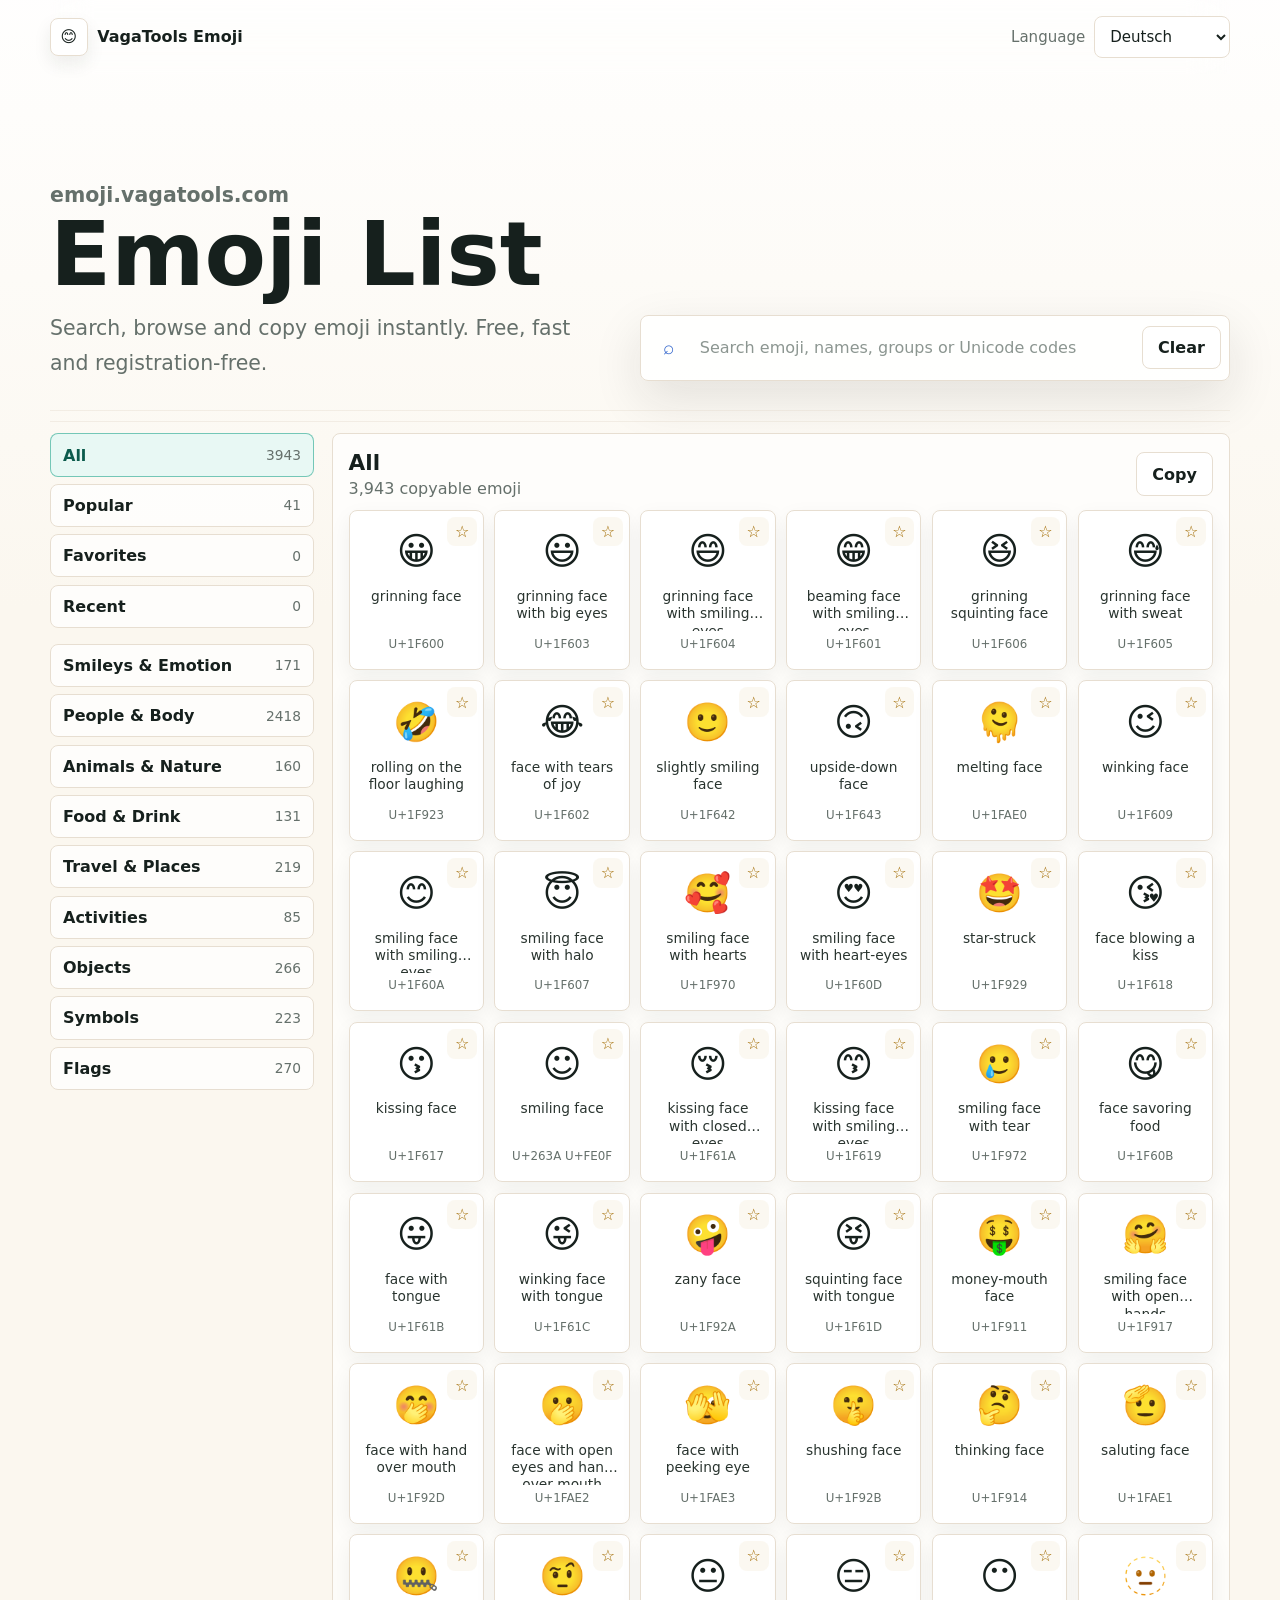
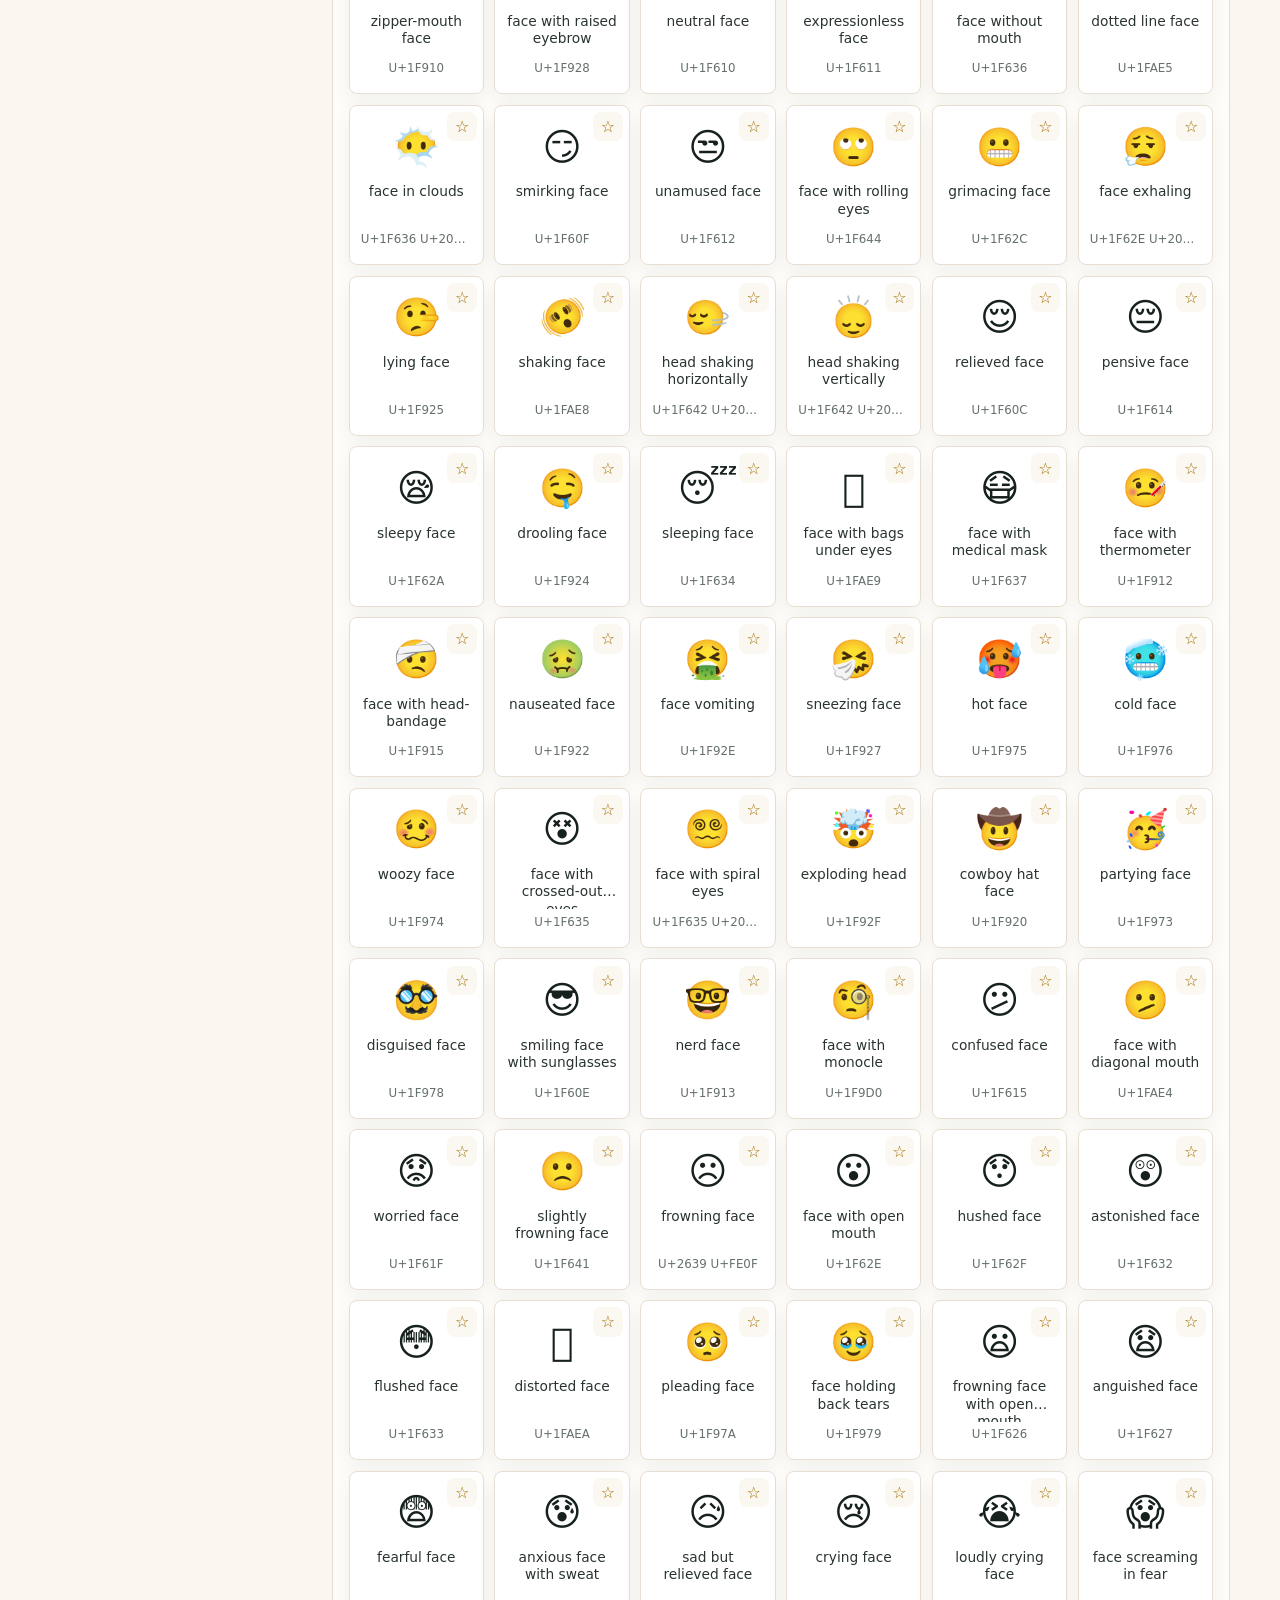
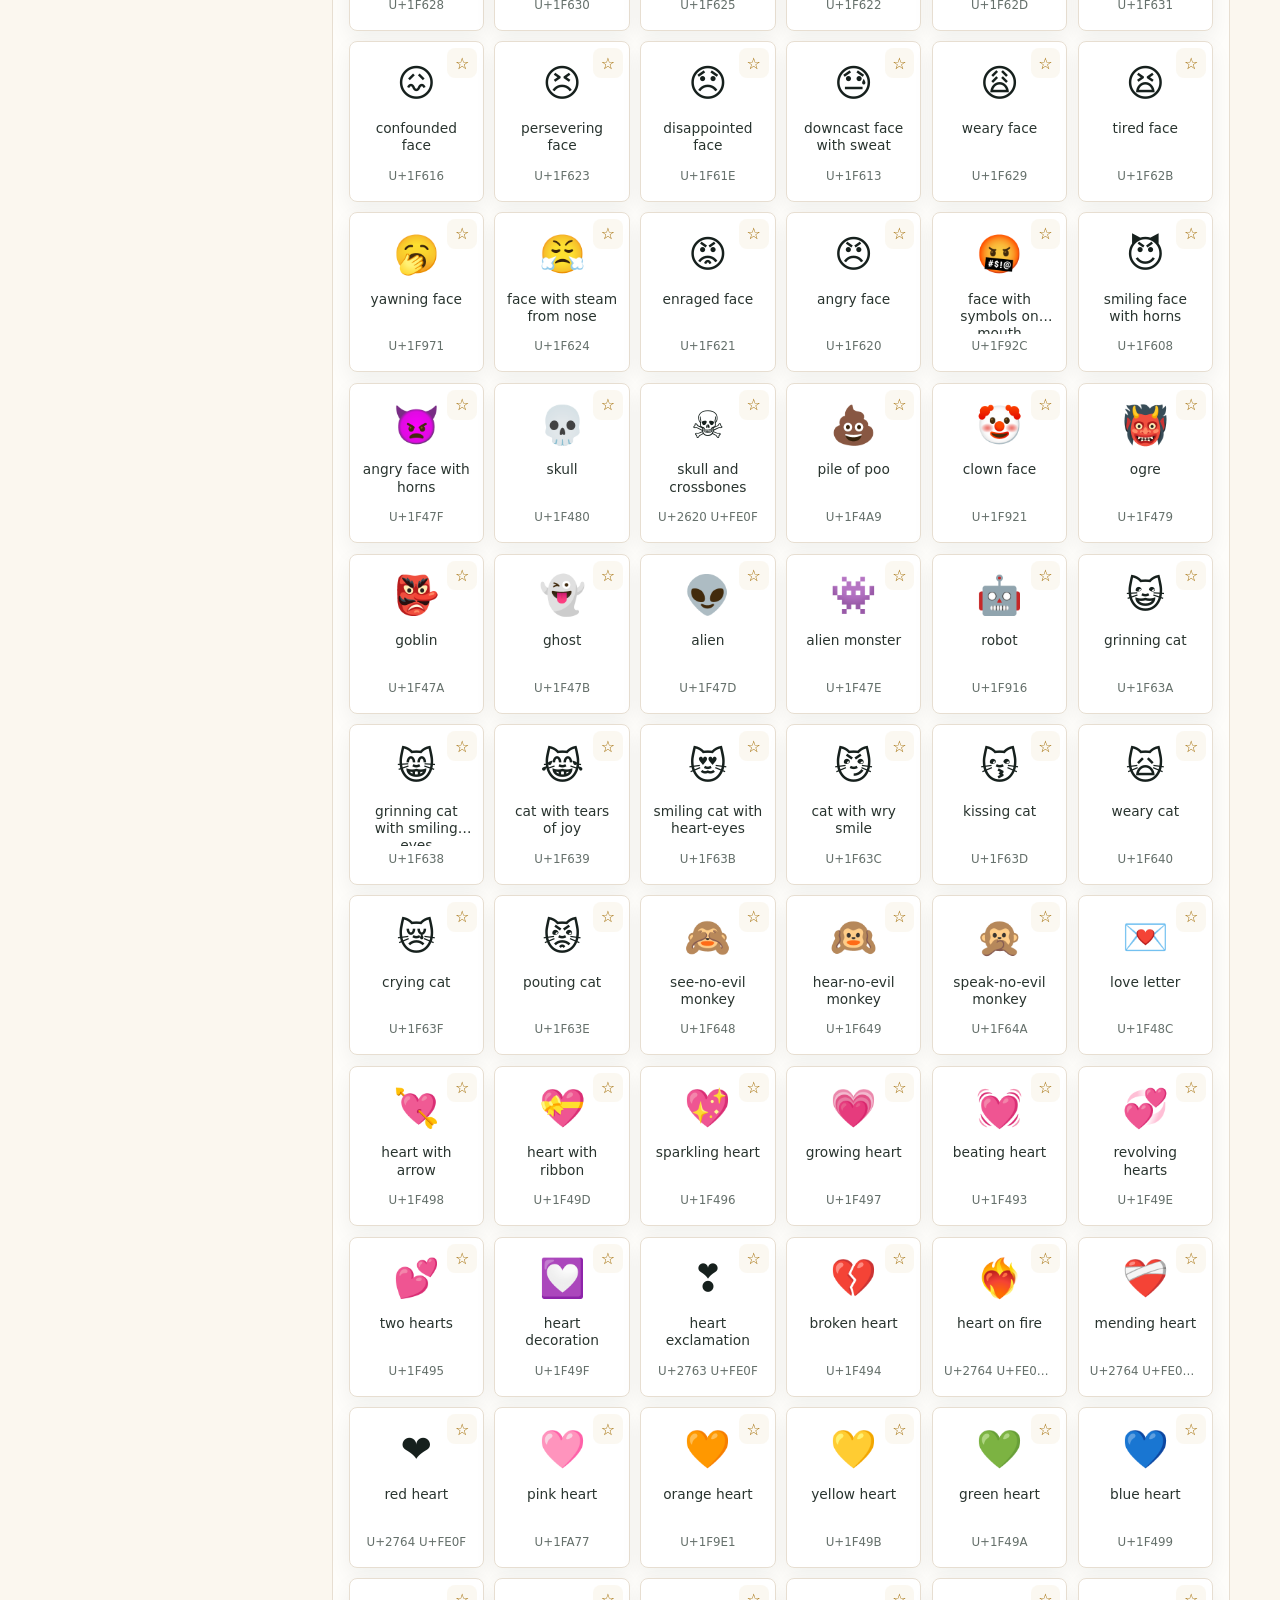
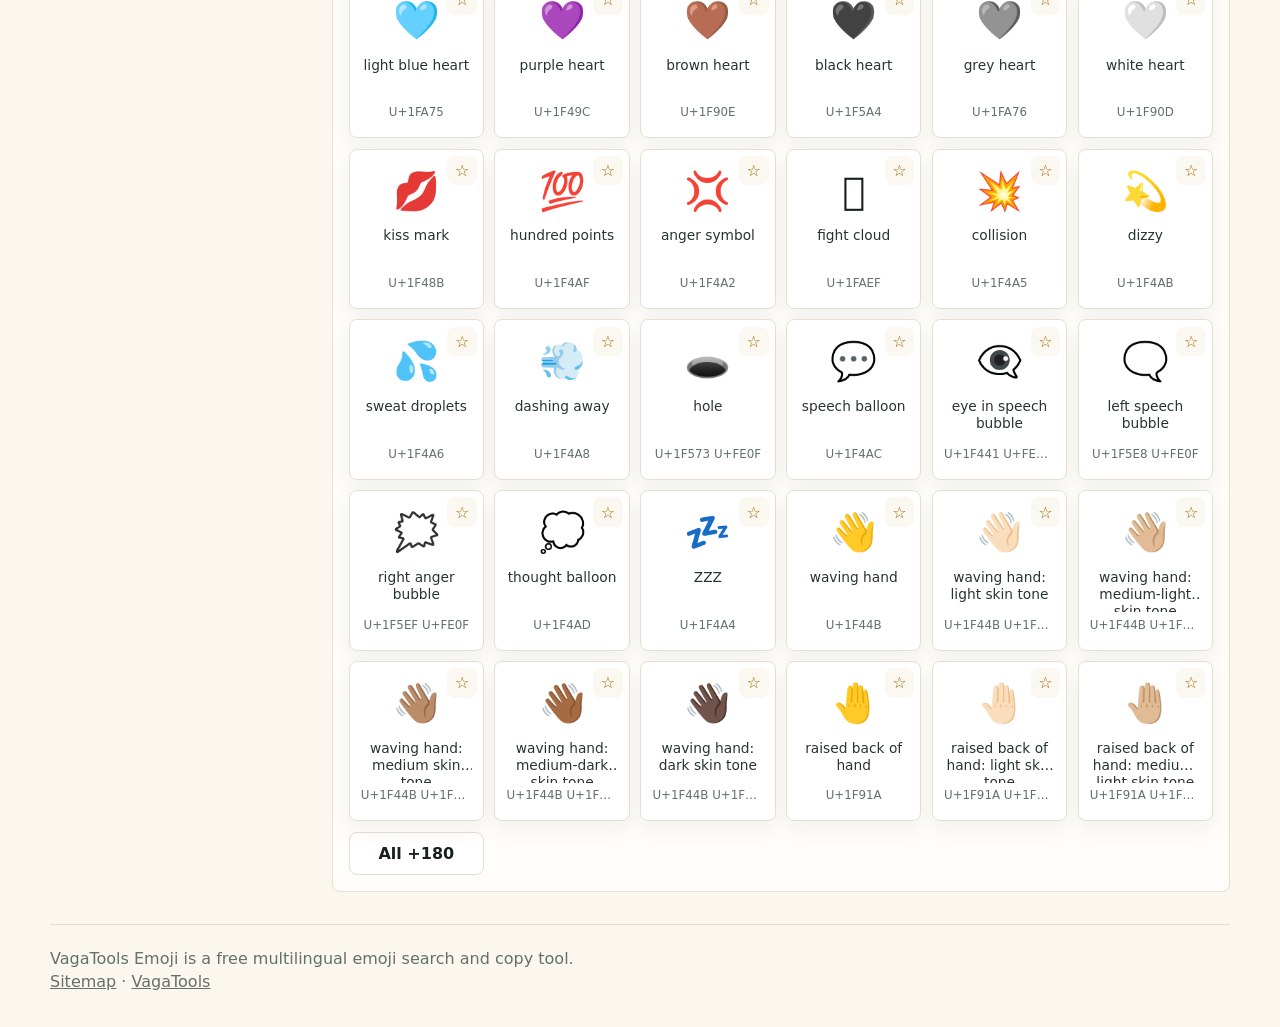
<file: en/index.html>
<!doctype html>
<html lang="en" dir="ltr">
<head>
  <meta charset="utf-8">
  <meta name="viewport" content="width=device-width, initial-scale=1">
  <title>Emoji List - Free Copy, Search and Unicode Emoji Tool</title>
  <meta name="description" content="A free emoji website for instant copy, search, categories, Unicode code points, favorites, recent emoji and automatic multilingual support.">
  <meta name="keywords" content="emoji, emoji list, copy emoji, free emoji, emoji search, unicode emoji, emoji symbols, social media emoji, multilingual emoji">
  <meta name="robots" content="index, follow, max-image-preview:large">
  <meta name="theme-color" content="#fbf7ef">
  <link rel="canonical" href="https://emoji.vagatools.com/en/">
  <link rel="alternate" hreflang="zh-cn" href="https://emoji.vagatools.com/">
  <link rel="alternate" hreflang="en" href="https://emoji.vagatools.com/en/">
  <link rel="alternate" hreflang="ja" href="https://emoji.vagatools.com/ja/">
  <link rel="alternate" hreflang="ko" href="https://emoji.vagatools.com/ko/">
  <link rel="alternate" hreflang="es" href="https://emoji.vagatools.com/es/">
  <link rel="alternate" hreflang="fr" href="https://emoji.vagatools.com/fr/">
  <link rel="alternate" hreflang="de" href="https://emoji.vagatools.com/de/">
  <link rel="alternate" hreflang="pt" href="https://emoji.vagatools.com/pt/">
  <link rel="alternate" hreflang="ru" href="https://emoji.vagatools.com/ru/">
  <link rel="alternate" hreflang="ar" href="https://emoji.vagatools.com/ar/">
  <link rel="alternate" hreflang="hi" href="https://emoji.vagatools.com/hi/">
  <link rel="alternate" hreflang="x-default" href="https://emoji.vagatools.com/">
  <meta property="og:type" content="website">
  <meta property="og:site_name" content="VagaTools Emoji">
  <meta property="og:title" content="Emoji List - Free Copy, Search and Unicode Emoji Tool">
  <meta property="og:description" content="A free emoji website for instant copy, search, categories, Unicode code points, favorites, recent emoji and automatic multilingual support.">
  <meta property="og:url" content="https://emoji.vagatools.com/en/">
  <meta property="og:image" content="https://emoji.vagatools.com/assets/og-image.svg">
  <meta name="twitter:card" content="summary_large_image">
  <link rel="manifest" href="../assets/site.webmanifest">
  <link rel="icon" href="../assets/favicon.svg" type="image/svg+xml">
  <link rel="stylesheet" href="../assets/styles.css?v=20260529d">
  <script async src="https://pagead2.googlesyndication.com/pagead/js/adsbygoogle.js?client=ca-pub-9943771829287979" crossorigin="anonymous"></script>
  <script type="application/ld+json">{"@context":"https://schema.org","@type":"WebApplication","name":"Emoji List","url":"https://emoji.vagatools.com/en/","applicationCategory":"UtilityApplication","operatingSystem":"Any","offers":{"@type":"Offer","price":"0","priceCurrency":"USD"},"inLanguage":["zh-CN","en","ja","ko","es","fr","de","pt","ru","ar","hi"],"description":"A free emoji website for instant copy, search, categories, Unicode code points, favorites, recent emoji and automatic multilingual support.","potentialAction":{"@type":"SearchAction","target":"https://emoji.vagatools.com/?q={search_term_string}","query-input":"required name=search_term_string"}}</script>
</head>
<body data-lang="en">
  <header class="topbar">
    <a class="brand" href="/en/" aria-label="VagaTools Emoji">
      <span class="brand-mark">😊</span>
      <span>VagaTools Emoji</span>
    </a>
    <label class="language-picker">
      <span>Language</span>
      <select id="languageSelect" aria-label="Language">
        <option value="/">简体中文</option><option value="/en/" selected>English</option><option value="/ja/">日本語</option><option value="/ko/">한국어</option><option value="/es/">Español</option><option value="/fr/" selected>Français</option><option value="/de/" selected>Deutsch</option><option value="/pt/">Português</option><option value="/ru/">Русский</option><option value="/ar/">العربية</option><option value="/hi/">हिन्दी</option>
      </select>
    </label>
  </header>

  <main>
    <section class="hero">
      <div class="hero-copy">
        <p class="eyebrow">emoji.vagatools.com</p>
        <h1>Emoji List</h1>
        <p>Search, browse and copy emoji instantly. Free, fast and registration-free.</p>
      </div>
      <form class="search-panel" role="search">
        <label class="search-box">
          <span aria-hidden="true">⌕</span>
          <input id="searchInput" name="q" autocomplete="off" placeholder="Search emoji, names, groups or Unicode codes" aria-label="Search emoji, names, groups or Unicode codes">
        </label>
        <button class="ghost-button" id="clearSearch" type="button">Clear</button>
      </form>
    </section>

    <section class="ad-band" aria-label="Sponsored">
      <ins class="adsbygoogle"
        style="display:block"
        data-ad-client="ca-pub-9943771829287979"
        data-ad-format="auto"
        data-full-width-responsive="true"></ins>
    </section>

    <section class="workspace" aria-live="polite">
      <aside class="sidebar">
        <div class="quick-tabs" id="quickTabs"></div>
        <nav class="categories" id="categoryList" aria-label="Group"></nav>
      </aside>

      <section class="results">
        <div class="results-head">
          <div>
            <h2 id="sectionTitle">All</h2>
            <p><span id="resultCount">0</span> copyable emoji</p>
          </div>
          <button class="ghost-button" id="copyVisible" type="button">Copy</button>
        </div>
        <div class="emoji-grid" id="emojiGrid"></div>
        <p class="empty" id="emptyState" hidden>No emoji found</p>
      </section>
    </section>
  </main>

  <dialog class="emoji-dialog" id="emojiDialog">
    <button class="dialog-close" id="closeDialog" aria-label="Close">×</button>
    <div class="dialog-symbol" id="dialogSymbol"></div>
    <h2 id="dialogName"></h2>
    <dl>
      <div><dt>Code</dt><dd id="dialogCode"></dd></div>
      <div><dt>Group</dt><dd id="dialogGroup"></dd></div>
    </dl>
    <div class="dialog-actions">
      <button class="primary-button" id="dialogCopy" type="button">Copy</button>
      <button class="ghost-button" id="dialogFavorite" type="button">Favorites</button>
    </div>
  </dialog>

  <div class="toast" id="toast" role="status" aria-live="polite">Copied</div>

  <footer>
    <p>VagaTools Emoji is a free multilingual emoji search and copy tool.</p>
    <p><a href="https://emoji.vagatools.com/sitemap.xml">Sitemap</a> · <a href="https://vagatools.com">VagaTools</a></p>
  </footer>

  <script>
    window.APP_I18N = {"code":"Code","dir":"en","label":"English","title":"Emoji List - Free Copy, Search and Unicode Emoji Tool","description":"A free emoji website for instant copy, search, categories, Unicode code points, favorites, recent emoji and automatic multilingual support.","keywords":"emoji, emoji list, copy emoji, free emoji, emoji search, unicode emoji, emoji symbols, social media emoji, multilingual emoji","heroTitle":"Emoji List","heroText":"Search, browse and copy emoji instantly. Free, fast and registration-free.","searchPlaceholder":"Search emoji, names, groups or Unicode codes","all":"All","popular":"Popular","favorites":"Favorites","recent":"Recent","copied":"Copied","copy":"Copy","group":"Group","noResults":"No emoji found","clear":"Clear","language":"Language","stats":"copyable emoji","footer":"VagaTools Emoji is a free multilingual emoji search and copy tool."};
    window.CATEGORY_I18N = {"Smileys & Emotion":{"zh-CN":"笑脸与情感","en":"Smileys & Emotion","ja":"スマイルと感情","ko":"스마일리와 감정","es":"Caras y emoción","fr":"Smileys et émotions","de":"Smileys und Emotionen","pt":"Carinhas e emoção","ru":"Смайлы и эмоции","ar":"الوجوه والمشاعر","hi":"स्माइली और भावना"},"People & Body":{"zh-CN":"人物与身体","en":"People & Body","ja":"人と体","ko":"사람과 몸","es":"Personas y cuerpo","fr":"Personnes et corps","de":"Menschen und Körper","pt":"Pessoas e corpo","ru":"Люди и тело","ar":"الأشخاص والجسم","hi":"लोग और शरीर"},"Component":{"zh-CN":"组件","en":"Component","ja":"部品","ko":"구성 요소","es":"Componentes","fr":"Composants","de":"Komponenten","pt":"Componentes","ru":"Компоненты","ar":"المكونات","hi":"घटक"},"Animals & Nature":{"zh-CN":"动物与自然","en":"Animals & Nature","ja":"動物と自然","ko":"동물과 자연","es":"Animales y naturaleza","fr":"Animaux et nature","de":"Tiere und Natur","pt":"Animais e natureza","ru":"Животные и природа","ar":"الحيوانات والطبيعة","hi":"जानवर और प्रकृति"},"Food & Drink":{"zh-CN":"食物与饮品","en":"Food & Drink","ja":"食べ物と飲み物","ko":"음식과 음료","es":"Comida y bebida","fr":"Nourriture et boisson","de":"Essen und Trinken","pt":"Comida e bebida","ru":"Еда и напитки","ar":"الطعام والشراب","hi":"भोजन और पेय"},"Travel & Places":{"zh-CN":"旅行与地点","en":"Travel & Places","ja":"旅行と場所","ko":"여행과 장소","es":"Viajes y lugares","fr":"Voyages et lieux","de":"Reisen und Orte","pt":"Viagens e lugares","ru":"Путешествия и места","ar":"السفر والأماكن","hi":"यात्रा और स्थान"},"Activities":{"zh-CN":"活动","en":"Activities","ja":"アクティビティ","ko":"활동","es":"Actividades","fr":"Activités","de":"Aktivitäten","pt":"Atividades","ru":"Занятия","ar":"الأنشطة","hi":"गतिविधियां"},"Objects":{"zh-CN":"物品","en":"Objects","ja":"物","ko":"물건","es":"Objetos","fr":"Objets","de":"Objekte","pt":"Objetos","ru":"Предметы","ar":"الأشياء","hi":"वस्तुएं"},"Symbols":{"zh-CN":"符号","en":"Symbols","ja":"記号","ko":"기호","es":"Símbolos","fr":"Symboles","de":"Symbole","pt":"Símbolos","ru":"Символы","ar":"الرموز","hi":"प्रतीक"},"Flags":{"zh-CN":"旗帜","en":"Flags","ja":"旗","ko":"깃발","es":"Banderas","fr":"Drapeaux","de":"Flaggen","pt":"Bandeiras","ru":"Флаги","ar":"الأعلام","hi":"झंडे"}};
    window.SITE_LANGUAGES = [{"code":"zh-CN","dir":".","label":"简体中文"},{"code":"en","dir":"en","label":"English"},{"code":"ja","dir":"ja","label":"日本語"},{"code":"ko","dir":"ko","label":"한국어"},{"code":"es","dir":"es","label":"Español"},{"code":"fr","dir":"fr","label":"Français"},{"code":"de","dir":"de","label":"Deutsch"},{"code":"pt","dir":"pt","label":"Português"},{"code":"ru","dir":"ru","label":"Русский"},{"code":"ar","dir":"ar","label":"العربية"},{"code":"hi","dir":"hi","label":"हिन्दी"}];
  </script>
  <script src="../assets/emoji-data.js" defer></script>
  <script src="../assets/app.js?v=20260529d" defer></script>
</body>
</html>
</file>
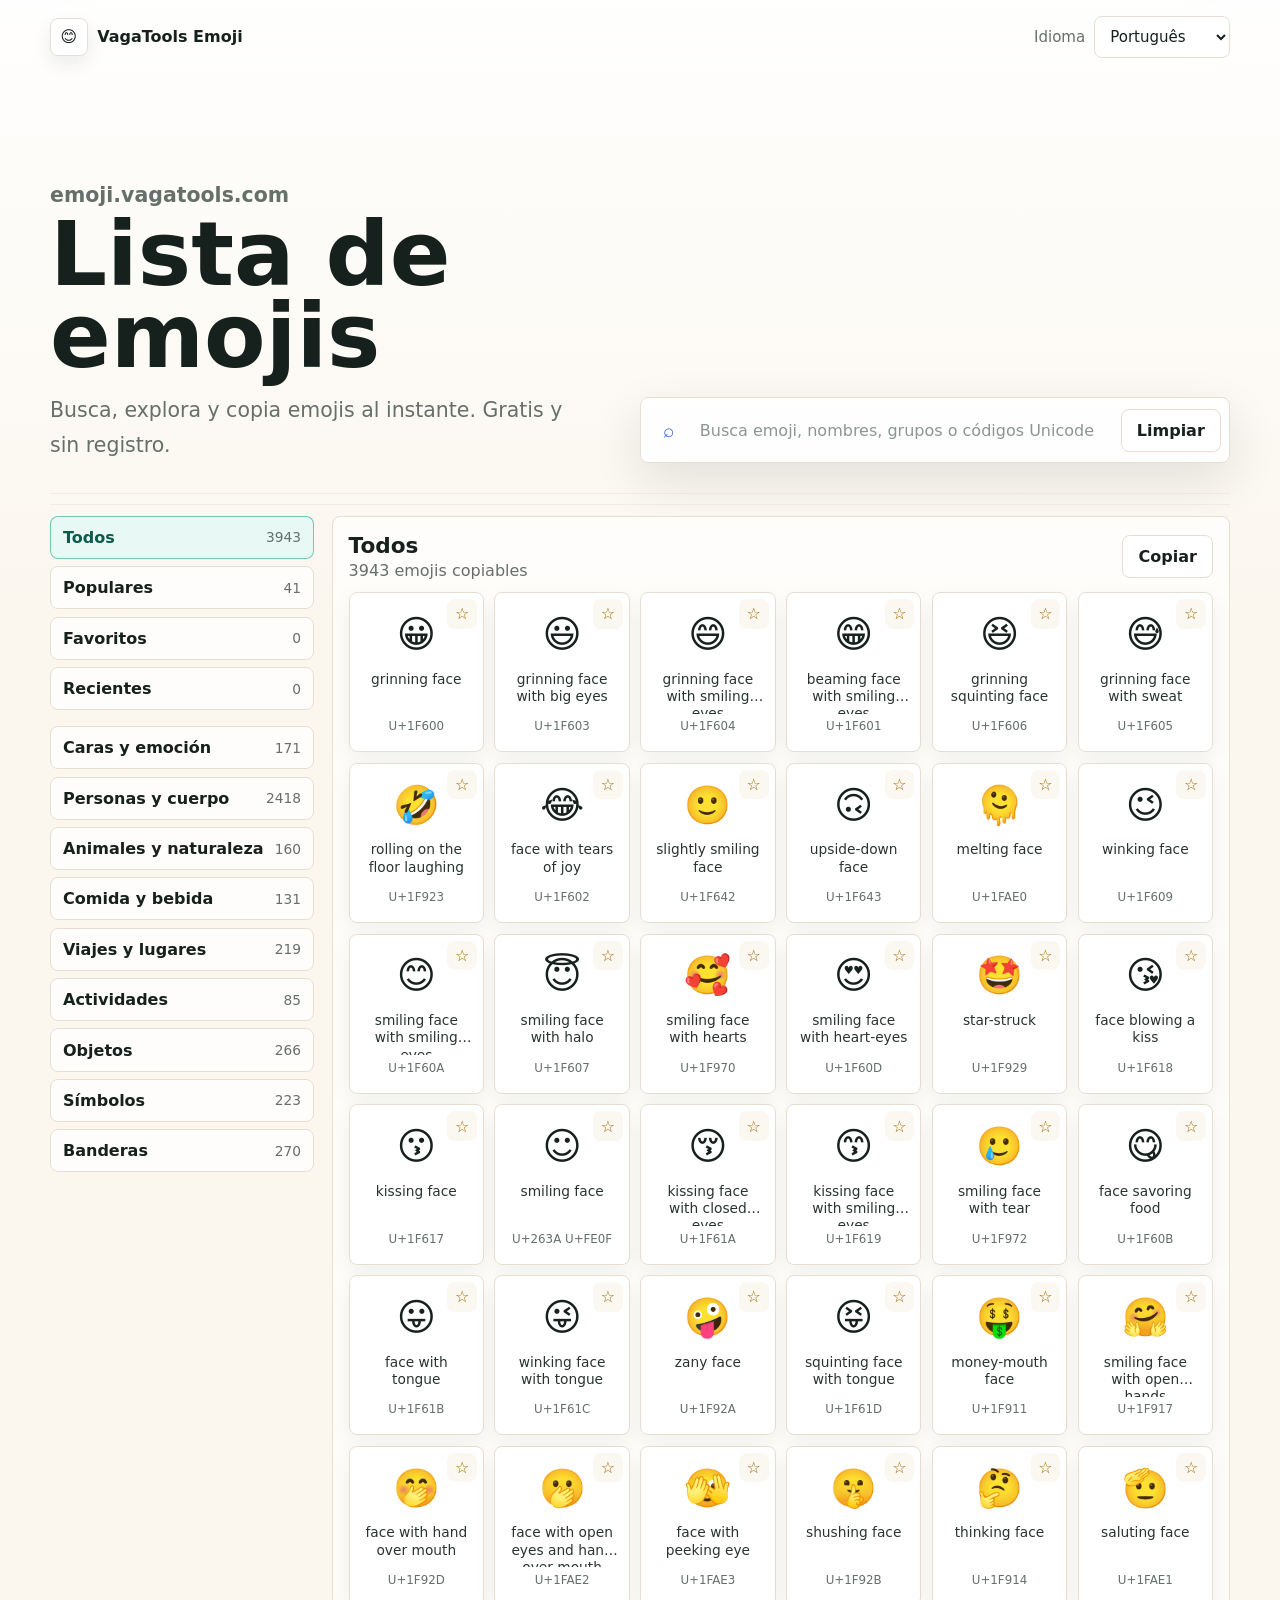
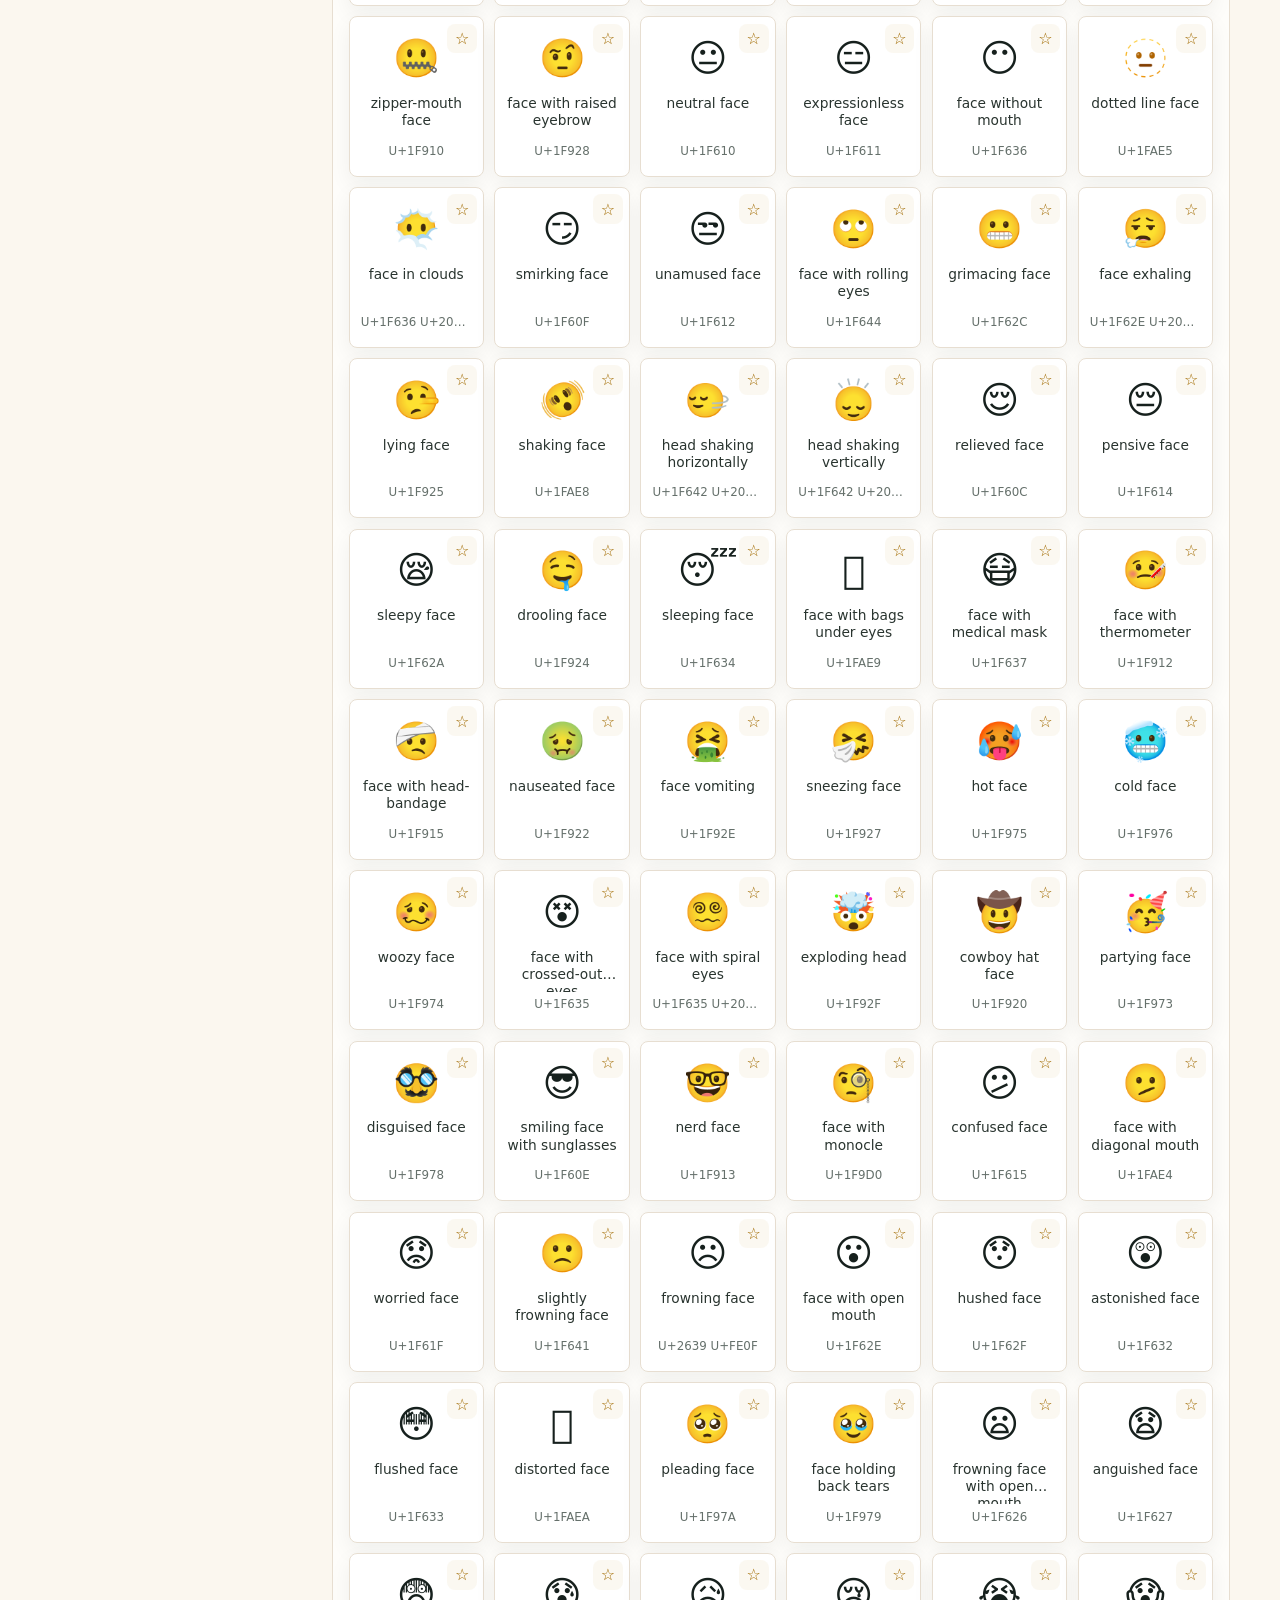
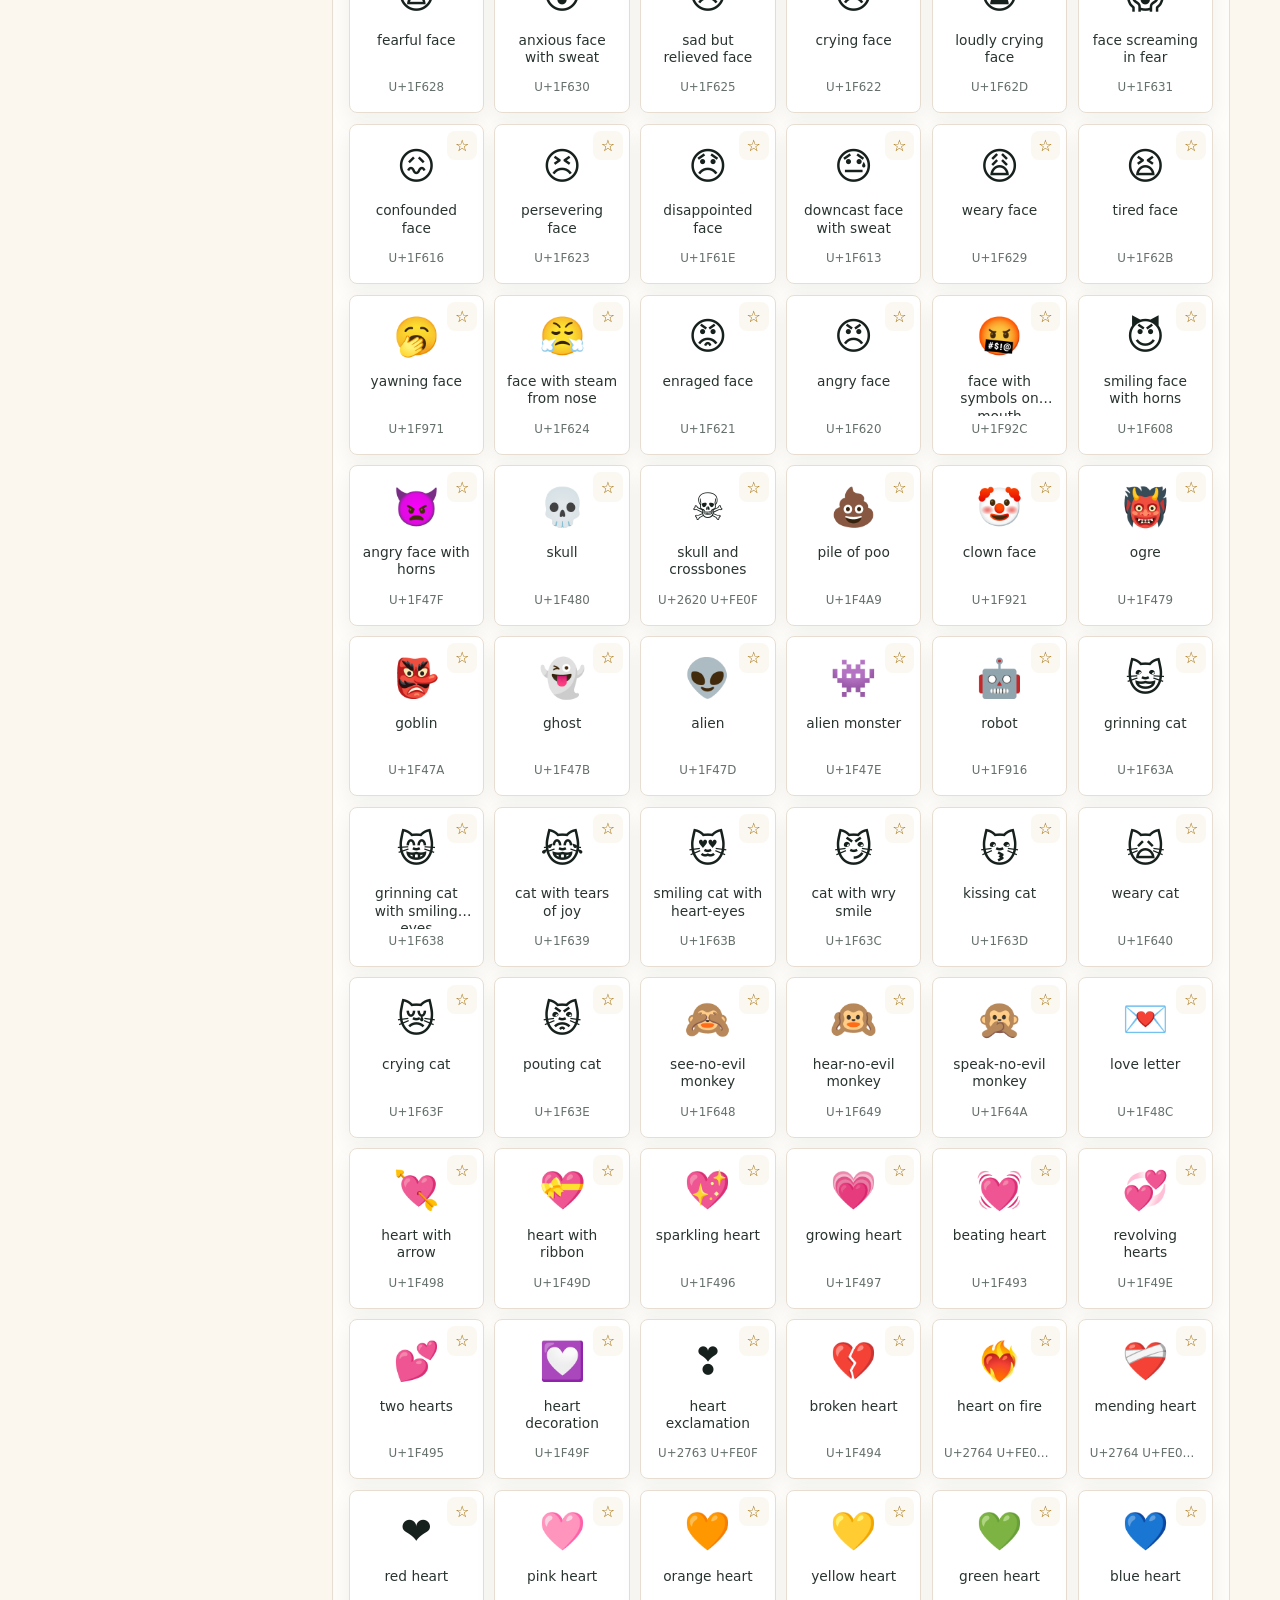
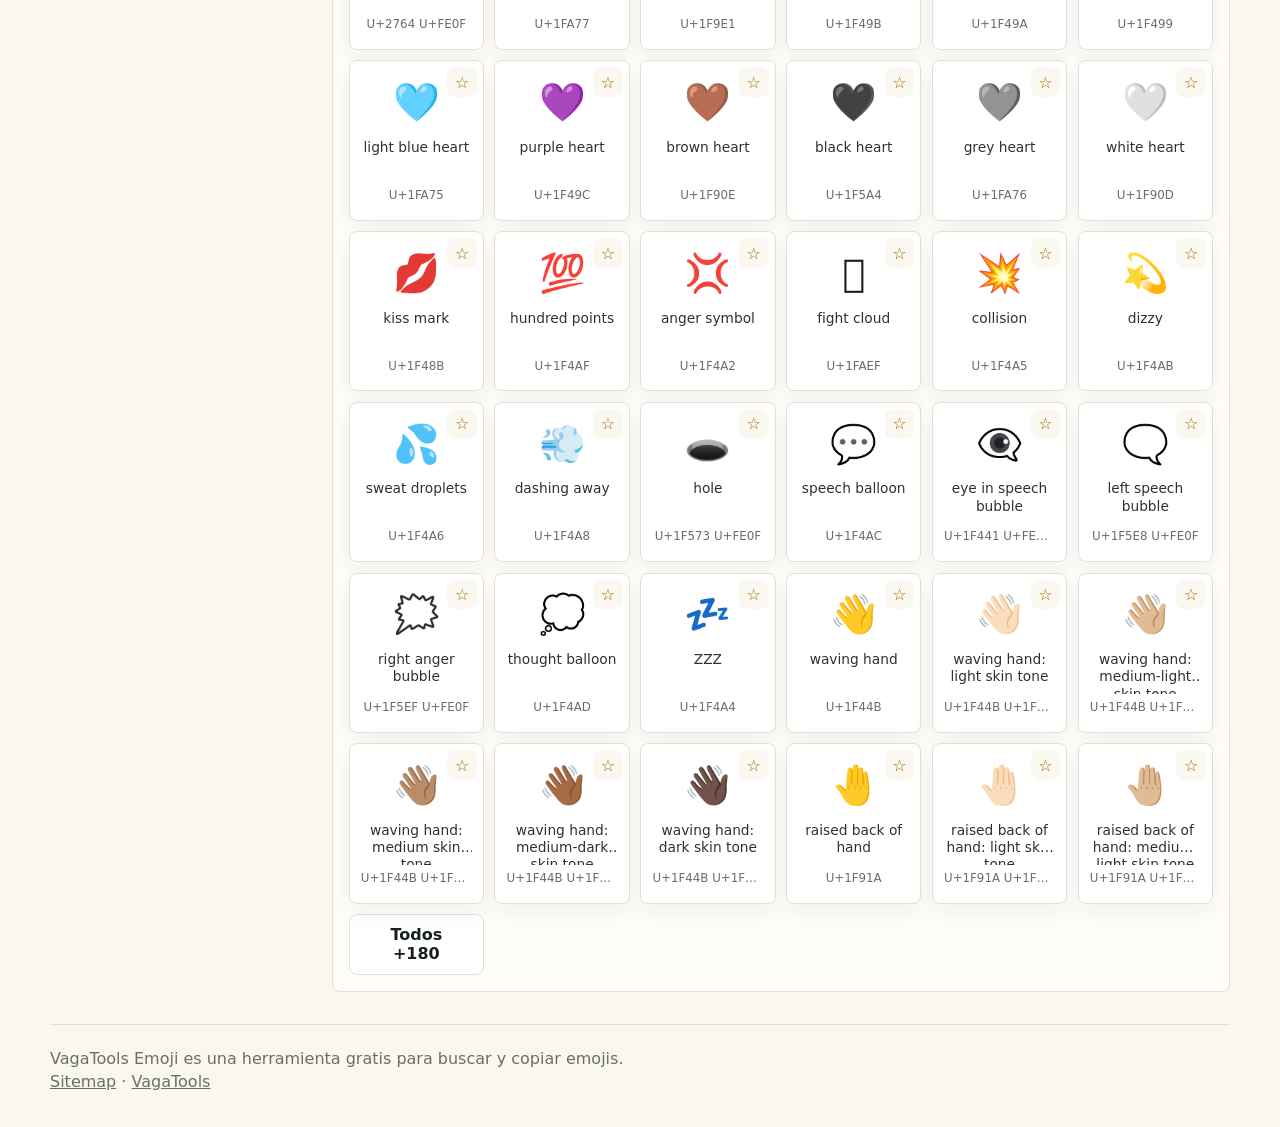
<file: es/index.html>
<!doctype html>
<html lang="es" dir="ltr">
<head>
  <meta charset="utf-8">
  <meta name="viewport" content="width=device-width, initial-scale=1">
  <title>Lista de emojis - Copiar gratis, buscar y ver Unicode</title>
  <meta name="description" content="Sitio gratis de emojis para copiar al instante, buscar por categoría, ver códigos Unicode, guardar favoritos y usarlo en varios idiomas.">
  <meta name="keywords" content="emoji, emojis, copiar emoji, emojis gratis, buscador emoji, unicode emoji, simbolos emoji">
  <meta name="robots" content="index, follow, max-image-preview:large">
  <meta name="theme-color" content="#fbf7ef">
  <link rel="canonical" href="https://emoji.vagatools.com/es/">
  <link rel="alternate" hreflang="zh-cn" href="https://emoji.vagatools.com/">
  <link rel="alternate" hreflang="en" href="https://emoji.vagatools.com/en/">
  <link rel="alternate" hreflang="ja" href="https://emoji.vagatools.com/ja/">
  <link rel="alternate" hreflang="ko" href="https://emoji.vagatools.com/ko/">
  <link rel="alternate" hreflang="es" href="https://emoji.vagatools.com/es/">
  <link rel="alternate" hreflang="fr" href="https://emoji.vagatools.com/fr/">
  <link rel="alternate" hreflang="de" href="https://emoji.vagatools.com/de/">
  <link rel="alternate" hreflang="pt" href="https://emoji.vagatools.com/pt/">
  <link rel="alternate" hreflang="ru" href="https://emoji.vagatools.com/ru/">
  <link rel="alternate" hreflang="ar" href="https://emoji.vagatools.com/ar/">
  <link rel="alternate" hreflang="hi" href="https://emoji.vagatools.com/hi/">
  <link rel="alternate" hreflang="x-default" href="https://emoji.vagatools.com/">
  <meta property="og:type" content="website">
  <meta property="og:site_name" content="VagaTools Emoji">
  <meta property="og:title" content="Lista de emojis - Copiar gratis, buscar y ver Unicode">
  <meta property="og:description" content="Sitio gratis de emojis para copiar al instante, buscar por categoría, ver códigos Unicode, guardar favoritos y usarlo en varios idiomas.">
  <meta property="og:url" content="https://emoji.vagatools.com/es/">
  <meta property="og:image" content="https://emoji.vagatools.com/assets/og-image.svg">
  <meta name="twitter:card" content="summary_large_image">
  <link rel="manifest" href="../assets/site.webmanifest">
  <link rel="icon" href="../assets/favicon.svg" type="image/svg+xml">
  <link rel="stylesheet" href="../assets/styles.css?v=20260529d">
  <script async src="https://pagead2.googlesyndication.com/pagead/js/adsbygoogle.js?client=ca-pub-9943771829287979" crossorigin="anonymous"></script>
  <script type="application/ld+json">{"@context":"https://schema.org","@type":"WebApplication","name":"Lista de emojis","url":"https://emoji.vagatools.com/es/","applicationCategory":"UtilityApplication","operatingSystem":"Any","offers":{"@type":"Offer","price":"0","priceCurrency":"USD"},"inLanguage":["zh-CN","en","ja","ko","es","fr","de","pt","ru","ar","hi"],"description":"Sitio gratis de emojis para copiar al instante, buscar por categoría, ver códigos Unicode, guardar favoritos y usarlo en varios idiomas.","potentialAction":{"@type":"SearchAction","target":"https://emoji.vagatools.com/?q={search_term_string}","query-input":"required name=search_term_string"}}</script>
</head>
<body data-lang="es">
  <header class="topbar">
    <a class="brand" href="/es/" aria-label="VagaTools Emoji">
      <span class="brand-mark">😊</span>
      <span>VagaTools Emoji</span>
    </a>
    <label class="language-picker">
      <span>Idioma</span>
      <select id="languageSelect" aria-label="Idioma">
        <option value="/">简体中文</option><option value="/en/">English</option><option value="/ja/">日本語</option><option value="/ko/">한국어</option><option value="/es/" selected>Español</option><option value="/fr/">Français</option><option value="/de/">Deutsch</option><option value="/pt/" selected>Português</option><option value="/ru/">Русский</option><option value="/ar/">العربية</option><option value="/hi/">हिन्दी</option>
      </select>
    </label>
  </header>

  <main>
    <section class="hero">
      <div class="hero-copy">
        <p class="eyebrow">emoji.vagatools.com</p>
        <h1>Lista de emojis</h1>
        <p>Busca, explora y copia emojis al instante. Gratis y sin registro.</p>
      </div>
      <form class="search-panel" role="search">
        <label class="search-box">
          <span aria-hidden="true">⌕</span>
          <input id="searchInput" name="q" autocomplete="off" placeholder="Busca emoji, nombres, grupos o códigos Unicode" aria-label="Busca emoji, nombres, grupos o códigos Unicode">
        </label>
        <button class="ghost-button" id="clearSearch" type="button">Limpiar</button>
      </form>
    </section>

    <section class="ad-band" aria-label="Sponsored">
      <ins class="adsbygoogle"
        style="display:block"
        data-ad-client="ca-pub-9943771829287979"
        data-ad-format="auto"
        data-full-width-responsive="true"></ins>
    </section>

    <section class="workspace" aria-live="polite">
      <aside class="sidebar">
        <div class="quick-tabs" id="quickTabs"></div>
        <nav class="categories" id="categoryList" aria-label="Grupo"></nav>
      </aside>

      <section class="results">
        <div class="results-head">
          <div>
            <h2 id="sectionTitle">Todos</h2>
            <p><span id="resultCount">0</span> emojis copiables</p>
          </div>
          <button class="ghost-button" id="copyVisible" type="button">Copiar</button>
        </div>
        <div class="emoji-grid" id="emojiGrid"></div>
        <p class="empty" id="emptyState" hidden>No se encontraron emojis</p>
      </section>
    </section>
  </main>

  <dialog class="emoji-dialog" id="emojiDialog">
    <button class="dialog-close" id="closeDialog" aria-label="Close">×</button>
    <div class="dialog-symbol" id="dialogSymbol"></div>
    <h2 id="dialogName"></h2>
    <dl>
      <div><dt>Código</dt><dd id="dialogCode"></dd></div>
      <div><dt>Grupo</dt><dd id="dialogGroup"></dd></div>
    </dl>
    <div class="dialog-actions">
      <button class="primary-button" id="dialogCopy" type="button">Copiar</button>
      <button class="ghost-button" id="dialogFavorite" type="button">Favoritos</button>
    </div>
  </dialog>

  <div class="toast" id="toast" role="status" aria-live="polite">Copiado</div>

  <footer>
    <p>VagaTools Emoji es una herramienta gratis para buscar y copiar emojis.</p>
    <p><a href="https://emoji.vagatools.com/sitemap.xml">Sitemap</a> · <a href="https://vagatools.com">VagaTools</a></p>
  </footer>

  <script>
    window.APP_I18N = {"code":"Código","dir":"es","label":"Español","title":"Lista de emojis - Copiar gratis, buscar y ver Unicode","description":"Sitio gratis de emojis para copiar al instante, buscar por categoría, ver códigos Unicode, guardar favoritos y usarlo en varios idiomas.","keywords":"emoji, emojis, copiar emoji, emojis gratis, buscador emoji, unicode emoji, simbolos emoji","heroTitle":"Lista de emojis","heroText":"Busca, explora y copia emojis al instante. Gratis y sin registro.","searchPlaceholder":"Busca emoji, nombres, grupos o códigos Unicode","all":"Todos","popular":"Populares","favorites":"Favoritos","recent":"Recientes","copied":"Copiado","copy":"Copiar","group":"Grupo","noResults":"No se encontraron emojis","clear":"Limpiar","language":"Idioma","stats":"emojis copiables","footer":"VagaTools Emoji es una herramienta gratis para buscar y copiar emojis."};
    window.CATEGORY_I18N = {"Smileys & Emotion":{"zh-CN":"笑脸与情感","en":"Smileys & Emotion","ja":"スマイルと感情","ko":"스마일리와 감정","es":"Caras y emoción","fr":"Smileys et émotions","de":"Smileys und Emotionen","pt":"Carinhas e emoção","ru":"Смайлы и эмоции","ar":"الوجوه والمشاعر","hi":"स्माइली और भावना"},"People & Body":{"zh-CN":"人物与身体","en":"People & Body","ja":"人と体","ko":"사람과 몸","es":"Personas y cuerpo","fr":"Personnes et corps","de":"Menschen und Körper","pt":"Pessoas e corpo","ru":"Люди и тело","ar":"الأشخاص والجسم","hi":"लोग और शरीर"},"Component":{"zh-CN":"组件","en":"Component","ja":"部品","ko":"구성 요소","es":"Componentes","fr":"Composants","de":"Komponenten","pt":"Componentes","ru":"Компоненты","ar":"المكونات","hi":"घटक"},"Animals & Nature":{"zh-CN":"动物与自然","en":"Animals & Nature","ja":"動物と自然","ko":"동물과 자연","es":"Animales y naturaleza","fr":"Animaux et nature","de":"Tiere und Natur","pt":"Animais e natureza","ru":"Животные и природа","ar":"الحيوانات والطبيعة","hi":"जानवर और प्रकृति"},"Food & Drink":{"zh-CN":"食物与饮品","en":"Food & Drink","ja":"食べ物と飲み物","ko":"음식과 음료","es":"Comida y bebida","fr":"Nourriture et boisson","de":"Essen und Trinken","pt":"Comida e bebida","ru":"Еда и напитки","ar":"الطعام والشراب","hi":"भोजन और पेय"},"Travel & Places":{"zh-CN":"旅行与地点","en":"Travel & Places","ja":"旅行と場所","ko":"여행과 장소","es":"Viajes y lugares","fr":"Voyages et lieux","de":"Reisen und Orte","pt":"Viagens e lugares","ru":"Путешествия и места","ar":"السفر والأماكن","hi":"यात्रा और स्थान"},"Activities":{"zh-CN":"活动","en":"Activities","ja":"アクティビティ","ko":"활동","es":"Actividades","fr":"Activités","de":"Aktivitäten","pt":"Atividades","ru":"Занятия","ar":"الأنشطة","hi":"गतिविधियां"},"Objects":{"zh-CN":"物品","en":"Objects","ja":"物","ko":"물건","es":"Objetos","fr":"Objets","de":"Objekte","pt":"Objetos","ru":"Предметы","ar":"الأشياء","hi":"वस्तुएं"},"Symbols":{"zh-CN":"符号","en":"Symbols","ja":"記号","ko":"기호","es":"Símbolos","fr":"Symboles","de":"Symbole","pt":"Símbolos","ru":"Символы","ar":"الرموز","hi":"प्रतीक"},"Flags":{"zh-CN":"旗帜","en":"Flags","ja":"旗","ko":"깃발","es":"Banderas","fr":"Drapeaux","de":"Flaggen","pt":"Bandeiras","ru":"Флаги","ar":"الأعلام","hi":"झंडे"}};
    window.SITE_LANGUAGES = [{"code":"zh-CN","dir":".","label":"简体中文"},{"code":"en","dir":"en","label":"English"},{"code":"ja","dir":"ja","label":"日本語"},{"code":"ko","dir":"ko","label":"한국어"},{"code":"es","dir":"es","label":"Español"},{"code":"fr","dir":"fr","label":"Français"},{"code":"de","dir":"de","label":"Deutsch"},{"code":"pt","dir":"pt","label":"Português"},{"code":"ru","dir":"ru","label":"Русский"},{"code":"ar","dir":"ar","label":"العربية"},{"code":"hi","dir":"hi","label":"हिन्दी"}];
  </script>
  <script src="../assets/emoji-data.js" defer></script>
  <script src="../assets/app.js?v=20260529d" defer></script>
</body>
</html>
</file>
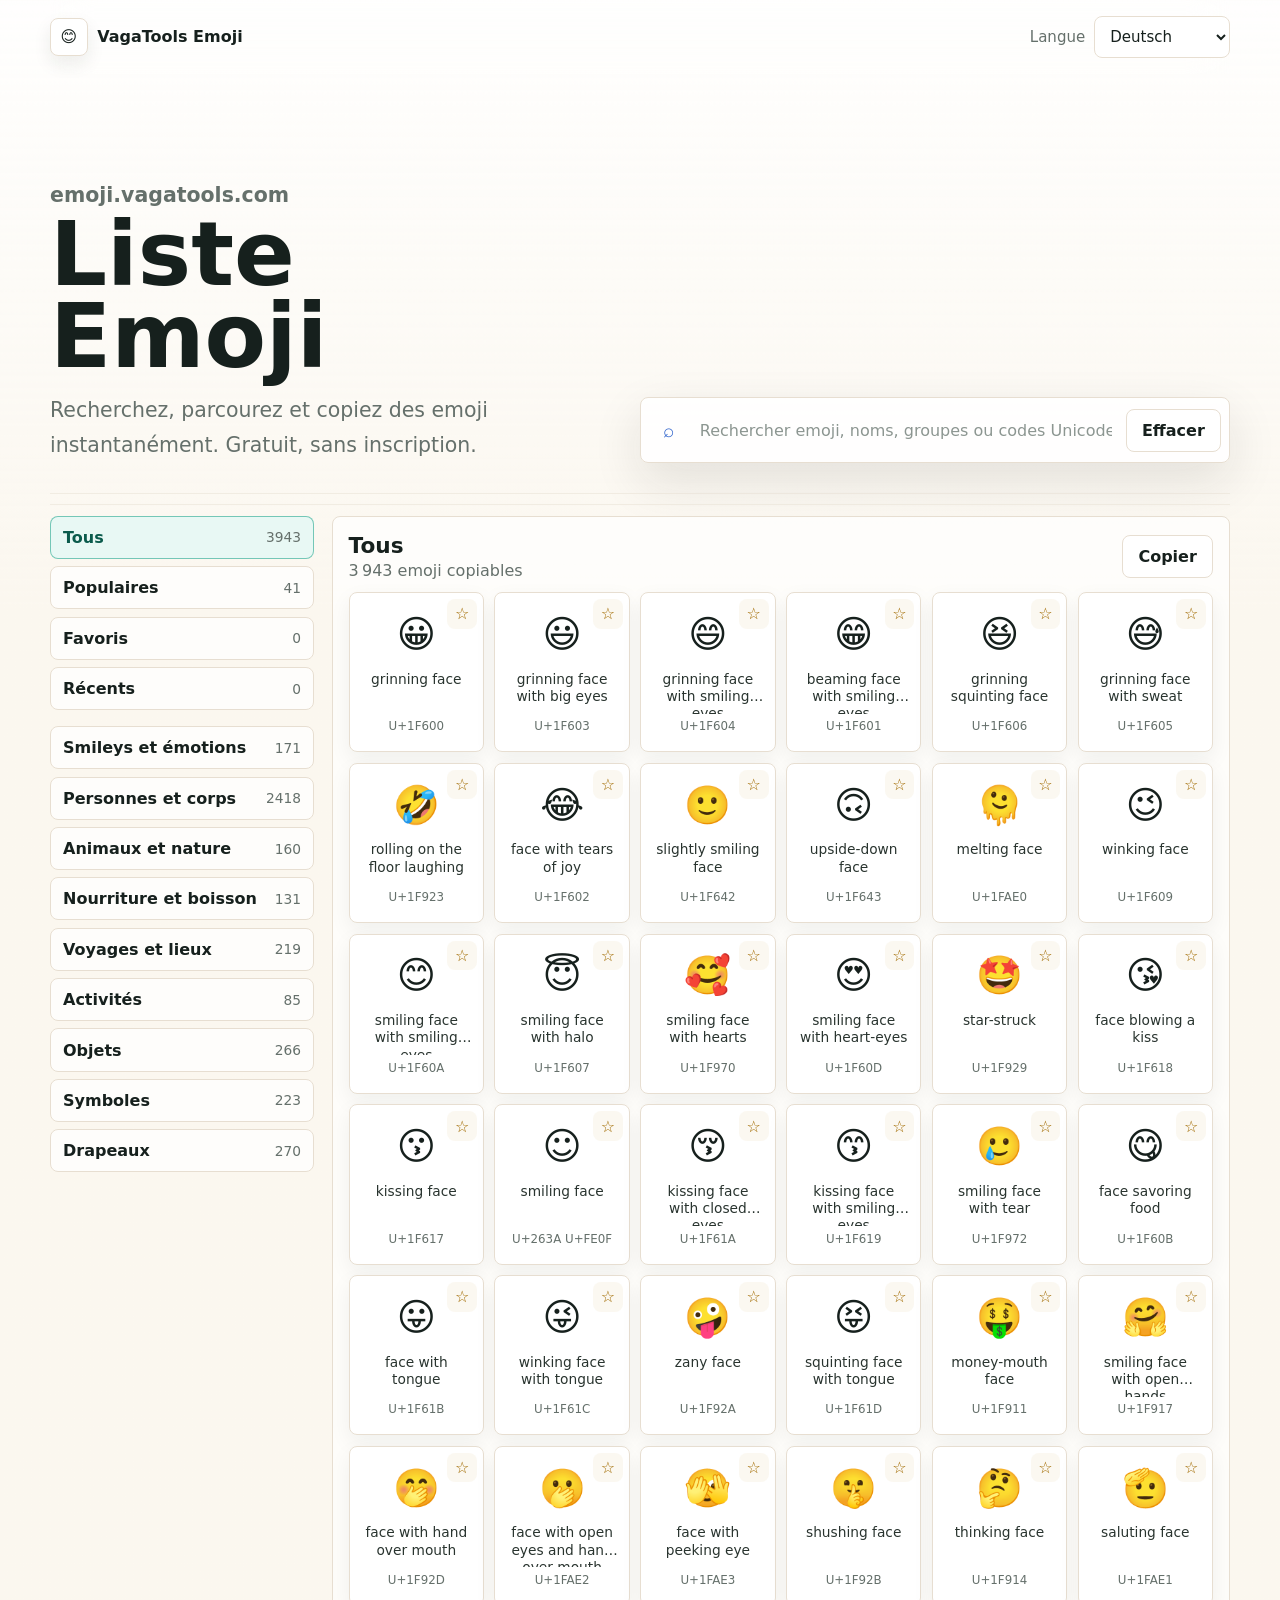
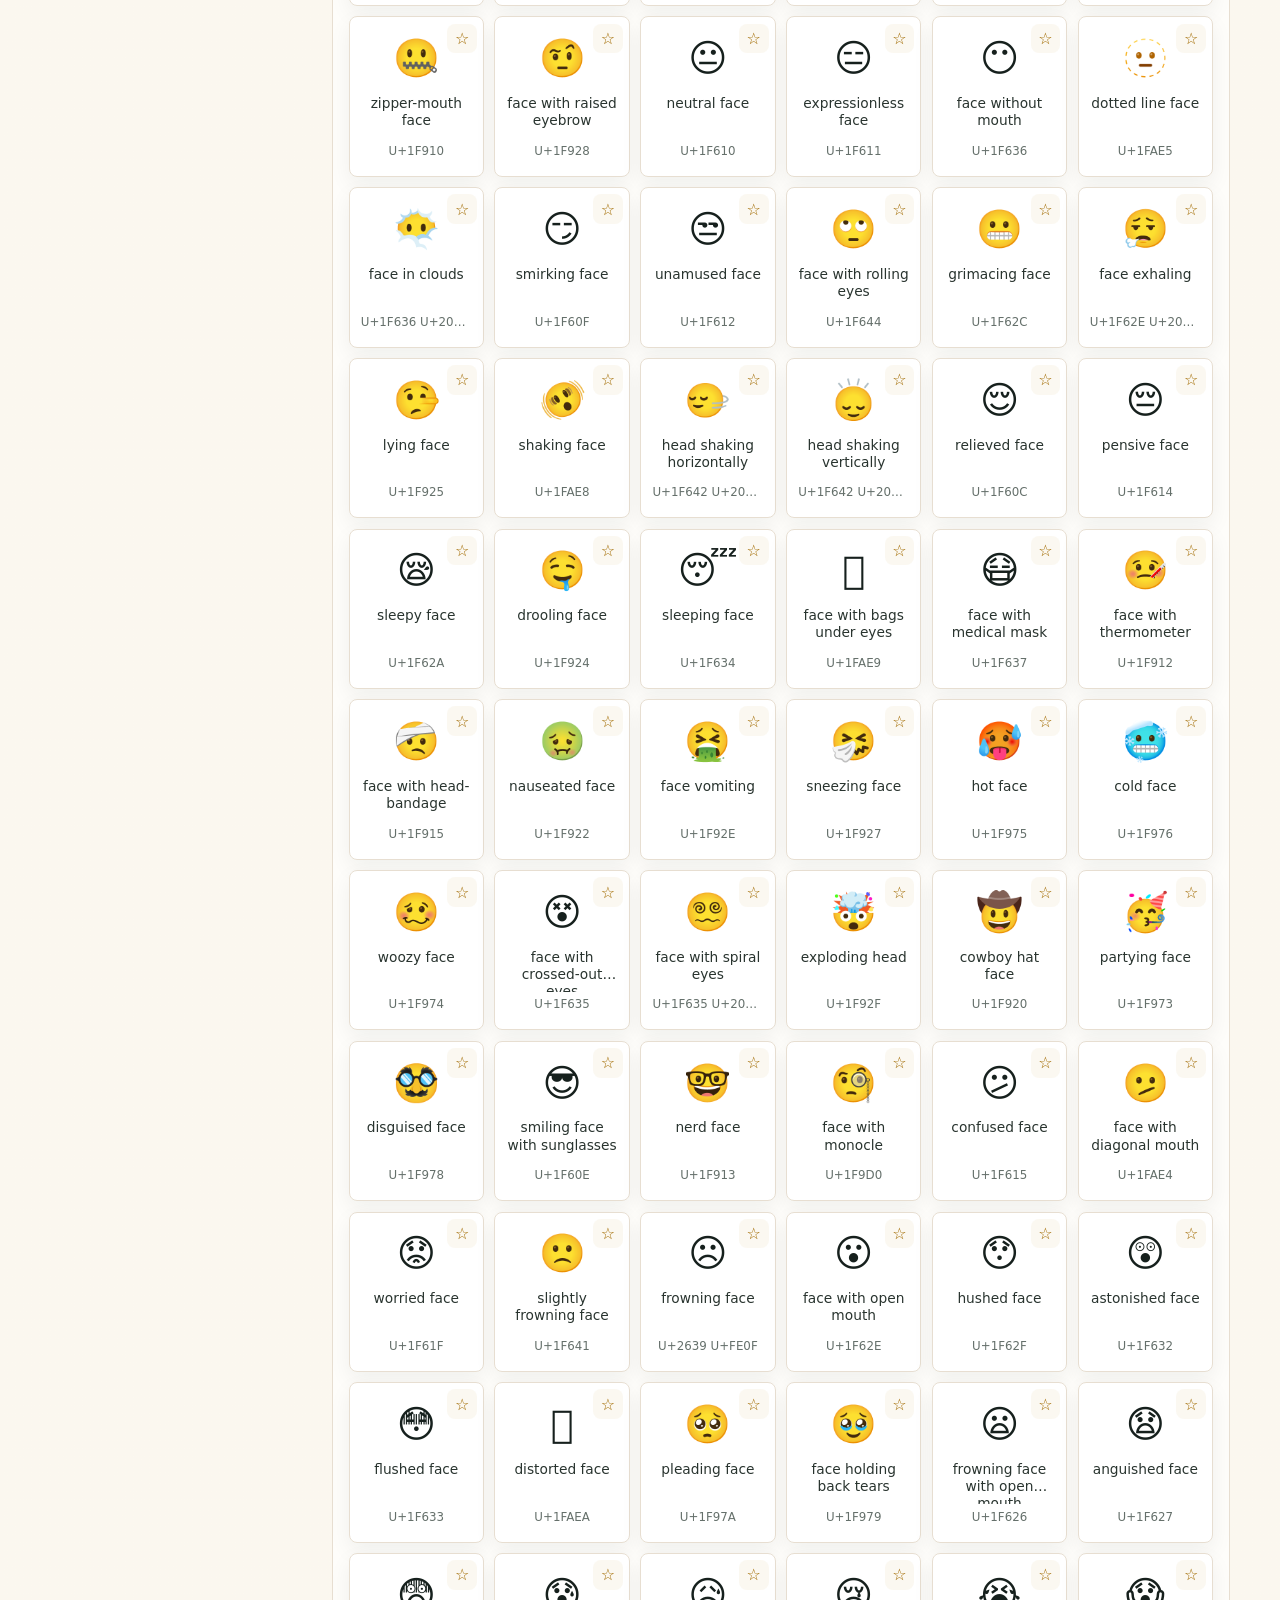
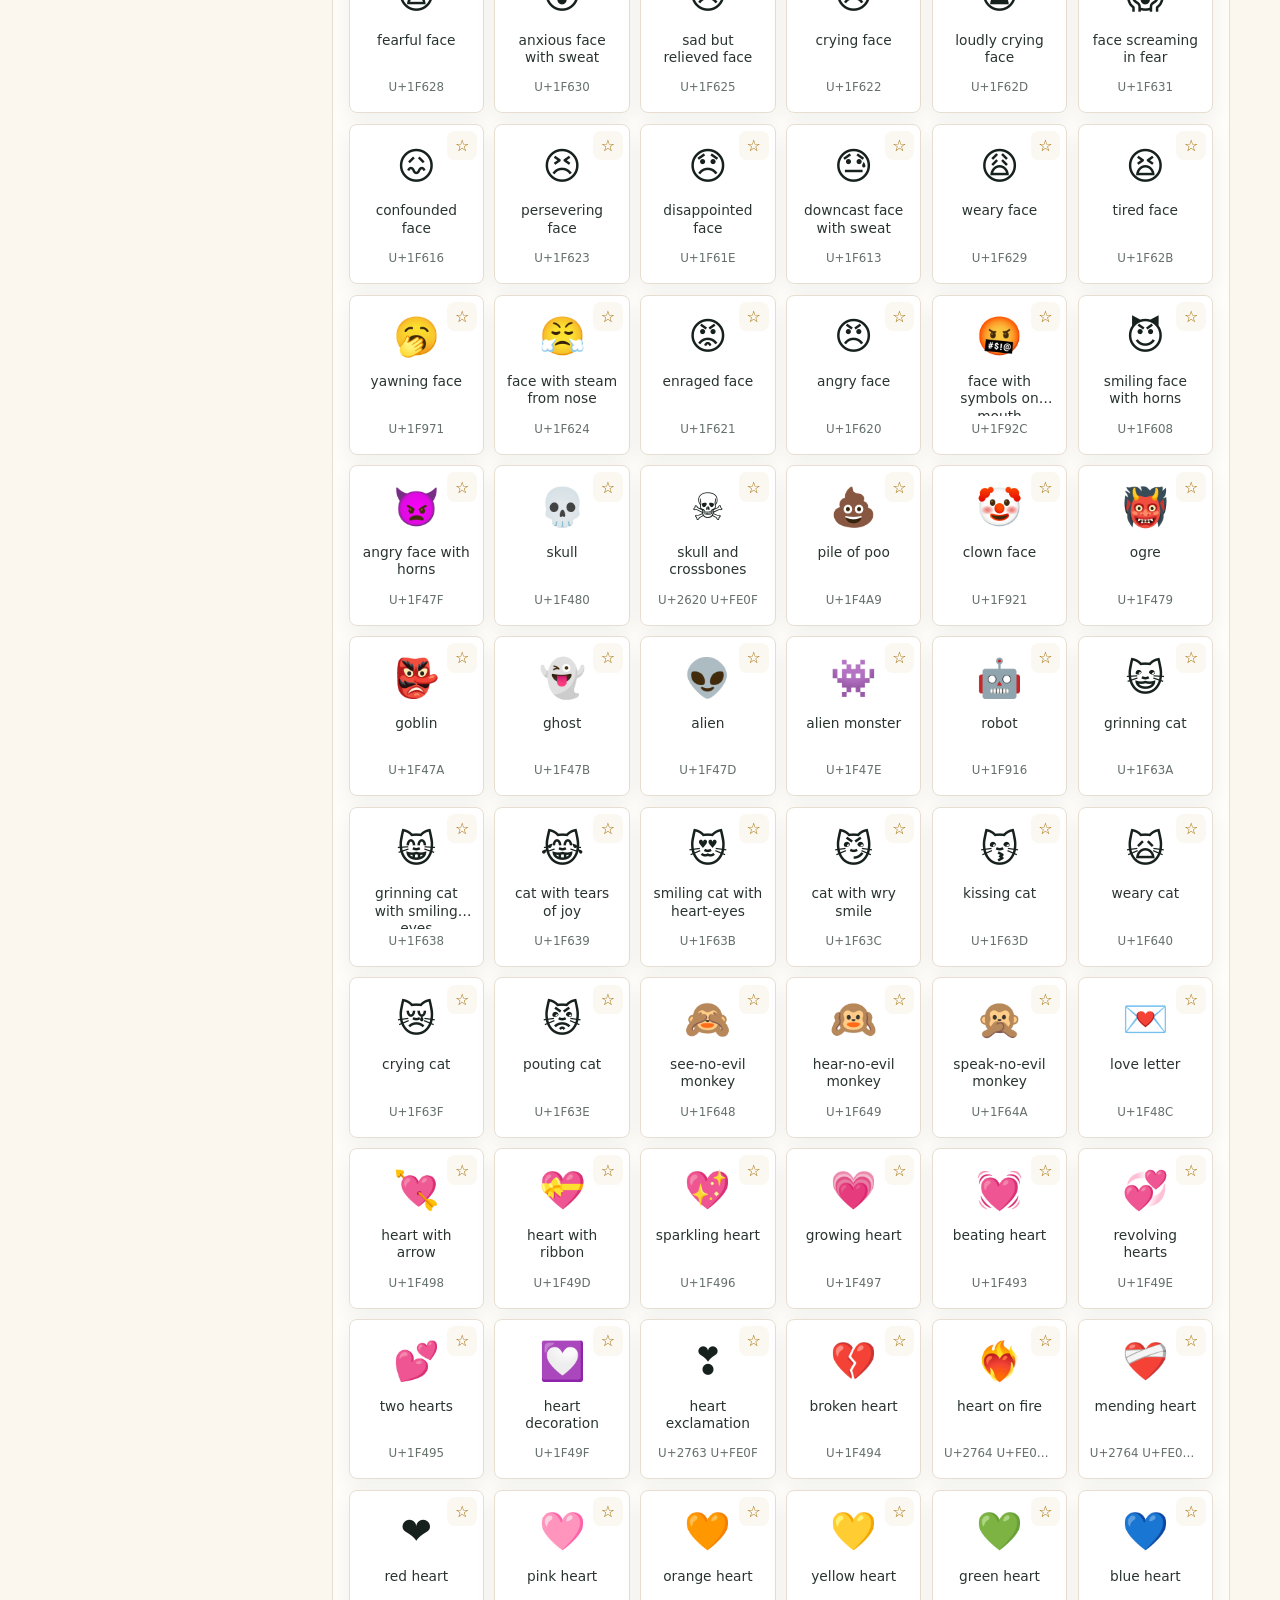
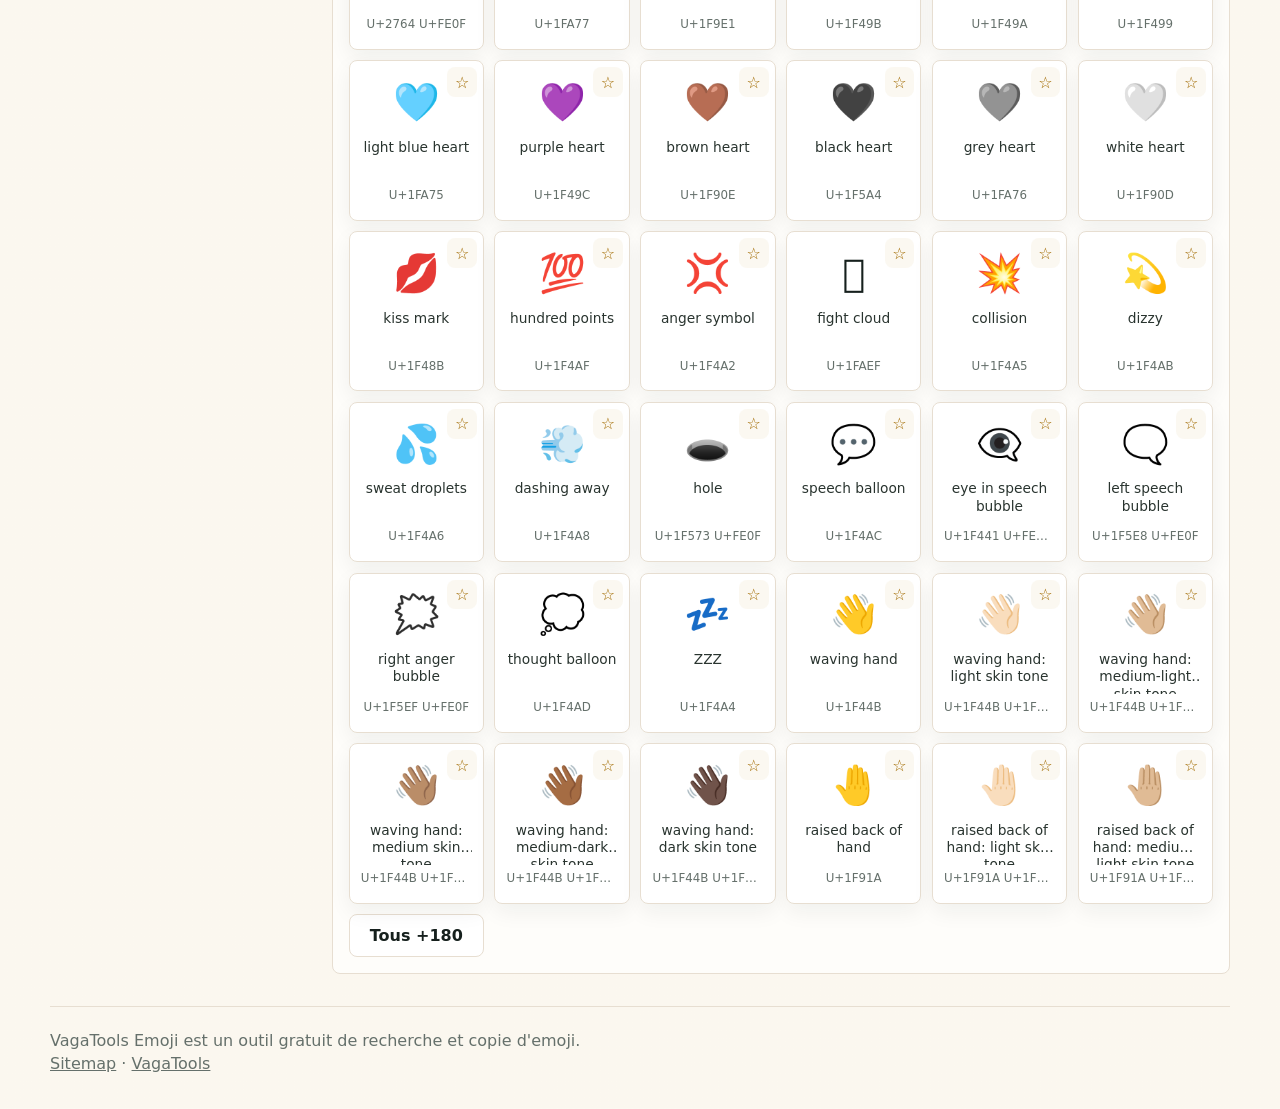
<file: fr/index.html>
<!doctype html>
<html lang="fr" dir="ltr">
<head>
  <meta charset="utf-8">
  <meta name="viewport" content="width=device-width, initial-scale=1">
  <title>Liste Emoji - Copier gratuitement, rechercher et voir Unicode</title>
  <meta name="description" content="Site emoji gratuit pour copier rapidement, rechercher par catégories, consulter les codes Unicode, gérer les favoris et utiliser plusieurs langues.">
  <meta name="keywords" content="emoji, emojis, copier emoji, emoji gratuit, recherche emoji, unicode emoji, symboles emoji">
  <meta name="robots" content="index, follow, max-image-preview:large">
  <meta name="theme-color" content="#fbf7ef">
  <link rel="canonical" href="https://emoji.vagatools.com/fr/">
  <link rel="alternate" hreflang="zh-cn" href="https://emoji.vagatools.com/">
  <link rel="alternate" hreflang="en" href="https://emoji.vagatools.com/en/">
  <link rel="alternate" hreflang="ja" href="https://emoji.vagatools.com/ja/">
  <link rel="alternate" hreflang="ko" href="https://emoji.vagatools.com/ko/">
  <link rel="alternate" hreflang="es" href="https://emoji.vagatools.com/es/">
  <link rel="alternate" hreflang="fr" href="https://emoji.vagatools.com/fr/">
  <link rel="alternate" hreflang="de" href="https://emoji.vagatools.com/de/">
  <link rel="alternate" hreflang="pt" href="https://emoji.vagatools.com/pt/">
  <link rel="alternate" hreflang="ru" href="https://emoji.vagatools.com/ru/">
  <link rel="alternate" hreflang="ar" href="https://emoji.vagatools.com/ar/">
  <link rel="alternate" hreflang="hi" href="https://emoji.vagatools.com/hi/">
  <link rel="alternate" hreflang="x-default" href="https://emoji.vagatools.com/">
  <meta property="og:type" content="website">
  <meta property="og:site_name" content="VagaTools Emoji">
  <meta property="og:title" content="Liste Emoji - Copier gratuitement, rechercher et voir Unicode">
  <meta property="og:description" content="Site emoji gratuit pour copier rapidement, rechercher par catégories, consulter les codes Unicode, gérer les favoris et utiliser plusieurs langues.">
  <meta property="og:url" content="https://emoji.vagatools.com/fr/">
  <meta property="og:image" content="https://emoji.vagatools.com/assets/og-image.svg">
  <meta name="twitter:card" content="summary_large_image">
  <link rel="manifest" href="../assets/site.webmanifest">
  <link rel="icon" href="../assets/favicon.svg" type="image/svg+xml">
  <link rel="stylesheet" href="../assets/styles.css?v=20260529d">
  <script async src="https://pagead2.googlesyndication.com/pagead/js/adsbygoogle.js?client=ca-pub-9943771829287979" crossorigin="anonymous"></script>
  <script type="application/ld+json">{"@context":"https://schema.org","@type":"WebApplication","name":"Liste Emoji","url":"https://emoji.vagatools.com/fr/","applicationCategory":"UtilityApplication","operatingSystem":"Any","offers":{"@type":"Offer","price":"0","priceCurrency":"USD"},"inLanguage":["zh-CN","en","ja","ko","es","fr","de","pt","ru","ar","hi"],"description":"Site emoji gratuit pour copier rapidement, rechercher par catégories, consulter les codes Unicode, gérer les favoris et utiliser plusieurs langues.","potentialAction":{"@type":"SearchAction","target":"https://emoji.vagatools.com/?q={search_term_string}","query-input":"required name=search_term_string"}}</script>
</head>
<body data-lang="fr">
  <header class="topbar">
    <a class="brand" href="/fr/" aria-label="VagaTools Emoji">
      <span class="brand-mark">😊</span>
      <span>VagaTools Emoji</span>
    </a>
    <label class="language-picker">
      <span>Langue</span>
      <select id="languageSelect" aria-label="Langue">
        <option value="/">简体中文</option><option value="/en/" selected>English</option><option value="/ja/">日本語</option><option value="/ko/">한국어</option><option value="/es/">Español</option><option value="/fr/" selected>Français</option><option value="/de/" selected>Deutsch</option><option value="/pt/">Português</option><option value="/ru/">Русский</option><option value="/ar/">العربية</option><option value="/hi/">हिन्दी</option>
      </select>
    </label>
  </header>

  <main>
    <section class="hero">
      <div class="hero-copy">
        <p class="eyebrow">emoji.vagatools.com</p>
        <h1>Liste Emoji</h1>
        <p>Recherchez, parcourez et copiez des emoji instantanément. Gratuit, sans inscription.</p>
      </div>
      <form class="search-panel" role="search">
        <label class="search-box">
          <span aria-hidden="true">⌕</span>
          <input id="searchInput" name="q" autocomplete="off" placeholder="Rechercher emoji, noms, groupes ou codes Unicode" aria-label="Rechercher emoji, noms, groupes ou codes Unicode">
        </label>
        <button class="ghost-button" id="clearSearch" type="button">Effacer</button>
      </form>
    </section>

    <section class="ad-band" aria-label="Sponsored">
      <ins class="adsbygoogle"
        style="display:block"
        data-ad-client="ca-pub-9943771829287979"
        data-ad-format="auto"
        data-full-width-responsive="true"></ins>
    </section>

    <section class="workspace" aria-live="polite">
      <aside class="sidebar">
        <div class="quick-tabs" id="quickTabs"></div>
        <nav class="categories" id="categoryList" aria-label="Groupe"></nav>
      </aside>

      <section class="results">
        <div class="results-head">
          <div>
            <h2 id="sectionTitle">Tous</h2>
            <p><span id="resultCount">0</span> emoji copiables</p>
          </div>
          <button class="ghost-button" id="copyVisible" type="button">Copier</button>
        </div>
        <div class="emoji-grid" id="emojiGrid"></div>
        <p class="empty" id="emptyState" hidden>Aucun emoji trouvé</p>
      </section>
    </section>
  </main>

  <dialog class="emoji-dialog" id="emojiDialog">
    <button class="dialog-close" id="closeDialog" aria-label="Close">×</button>
    <div class="dialog-symbol" id="dialogSymbol"></div>
    <h2 id="dialogName"></h2>
    <dl>
      <div><dt>Code</dt><dd id="dialogCode"></dd></div>
      <div><dt>Groupe</dt><dd id="dialogGroup"></dd></div>
    </dl>
    <div class="dialog-actions">
      <button class="primary-button" id="dialogCopy" type="button">Copier</button>
      <button class="ghost-button" id="dialogFavorite" type="button">Favoris</button>
    </div>
  </dialog>

  <div class="toast" id="toast" role="status" aria-live="polite">Copié</div>

  <footer>
    <p>VagaTools Emoji est un outil gratuit de recherche et copie d'emoji.</p>
    <p><a href="https://emoji.vagatools.com/sitemap.xml">Sitemap</a> · <a href="https://vagatools.com">VagaTools</a></p>
  </footer>

  <script>
    window.APP_I18N = {"code":"Code","dir":"fr","label":"Français","title":"Liste Emoji - Copier gratuitement, rechercher et voir Unicode","description":"Site emoji gratuit pour copier rapidement, rechercher par catégories, consulter les codes Unicode, gérer les favoris et utiliser plusieurs langues.","keywords":"emoji, emojis, copier emoji, emoji gratuit, recherche emoji, unicode emoji, symboles emoji","heroTitle":"Liste Emoji","heroText":"Recherchez, parcourez et copiez des emoji instantanément. Gratuit, sans inscription.","searchPlaceholder":"Rechercher emoji, noms, groupes ou codes Unicode","all":"Tous","popular":"Populaires","favorites":"Favoris","recent":"Récents","copied":"Copié","copy":"Copier","group":"Groupe","noResults":"Aucun emoji trouvé","clear":"Effacer","language":"Langue","stats":"emoji copiables","footer":"VagaTools Emoji est un outil gratuit de recherche et copie d'emoji."};
    window.CATEGORY_I18N = {"Smileys & Emotion":{"zh-CN":"笑脸与情感","en":"Smileys & Emotion","ja":"スマイルと感情","ko":"스마일리와 감정","es":"Caras y emoción","fr":"Smileys et émotions","de":"Smileys und Emotionen","pt":"Carinhas e emoção","ru":"Смайлы и эмоции","ar":"الوجوه والمشاعر","hi":"स्माइली और भावना"},"People & Body":{"zh-CN":"人物与身体","en":"People & Body","ja":"人と体","ko":"사람과 몸","es":"Personas y cuerpo","fr":"Personnes et corps","de":"Menschen und Körper","pt":"Pessoas e corpo","ru":"Люди и тело","ar":"الأشخاص والجسم","hi":"लोग और शरीर"},"Component":{"zh-CN":"组件","en":"Component","ja":"部品","ko":"구성 요소","es":"Componentes","fr":"Composants","de":"Komponenten","pt":"Componentes","ru":"Компоненты","ar":"المكونات","hi":"घटक"},"Animals & Nature":{"zh-CN":"动物与自然","en":"Animals & Nature","ja":"動物と自然","ko":"동물과 자연","es":"Animales y naturaleza","fr":"Animaux et nature","de":"Tiere und Natur","pt":"Animais e natureza","ru":"Животные и природа","ar":"الحيوانات والطبيعة","hi":"जानवर और प्रकृति"},"Food & Drink":{"zh-CN":"食物与饮品","en":"Food & Drink","ja":"食べ物と飲み物","ko":"음식과 음료","es":"Comida y bebida","fr":"Nourriture et boisson","de":"Essen und Trinken","pt":"Comida e bebida","ru":"Еда и напитки","ar":"الطعام والشراب","hi":"भोजन और पेय"},"Travel & Places":{"zh-CN":"旅行与地点","en":"Travel & Places","ja":"旅行と場所","ko":"여행과 장소","es":"Viajes y lugares","fr":"Voyages et lieux","de":"Reisen und Orte","pt":"Viagens e lugares","ru":"Путешествия и места","ar":"السفر والأماكن","hi":"यात्रा और स्थान"},"Activities":{"zh-CN":"活动","en":"Activities","ja":"アクティビティ","ko":"활동","es":"Actividades","fr":"Activités","de":"Aktivitäten","pt":"Atividades","ru":"Занятия","ar":"الأنشطة","hi":"गतिविधियां"},"Objects":{"zh-CN":"物品","en":"Objects","ja":"物","ko":"물건","es":"Objetos","fr":"Objets","de":"Objekte","pt":"Objetos","ru":"Предметы","ar":"الأشياء","hi":"वस्तुएं"},"Symbols":{"zh-CN":"符号","en":"Symbols","ja":"記号","ko":"기호","es":"Símbolos","fr":"Symboles","de":"Symbole","pt":"Símbolos","ru":"Символы","ar":"الرموز","hi":"प्रतीक"},"Flags":{"zh-CN":"旗帜","en":"Flags","ja":"旗","ko":"깃발","es":"Banderas","fr":"Drapeaux","de":"Flaggen","pt":"Bandeiras","ru":"Флаги","ar":"الأعلام","hi":"झंडे"}};
    window.SITE_LANGUAGES = [{"code":"zh-CN","dir":".","label":"简体中文"},{"code":"en","dir":"en","label":"English"},{"code":"ja","dir":"ja","label":"日本語"},{"code":"ko","dir":"ko","label":"한국어"},{"code":"es","dir":"es","label":"Español"},{"code":"fr","dir":"fr","label":"Français"},{"code":"de","dir":"de","label":"Deutsch"},{"code":"pt","dir":"pt","label":"Português"},{"code":"ru","dir":"ru","label":"Русский"},{"code":"ar","dir":"ar","label":"العربية"},{"code":"hi","dir":"hi","label":"हिन्दी"}];
  </script>
  <script src="../assets/emoji-data.js" defer></script>
  <script src="../assets/app.js?v=20260529d" defer></script>
</body>
</html>
</file>
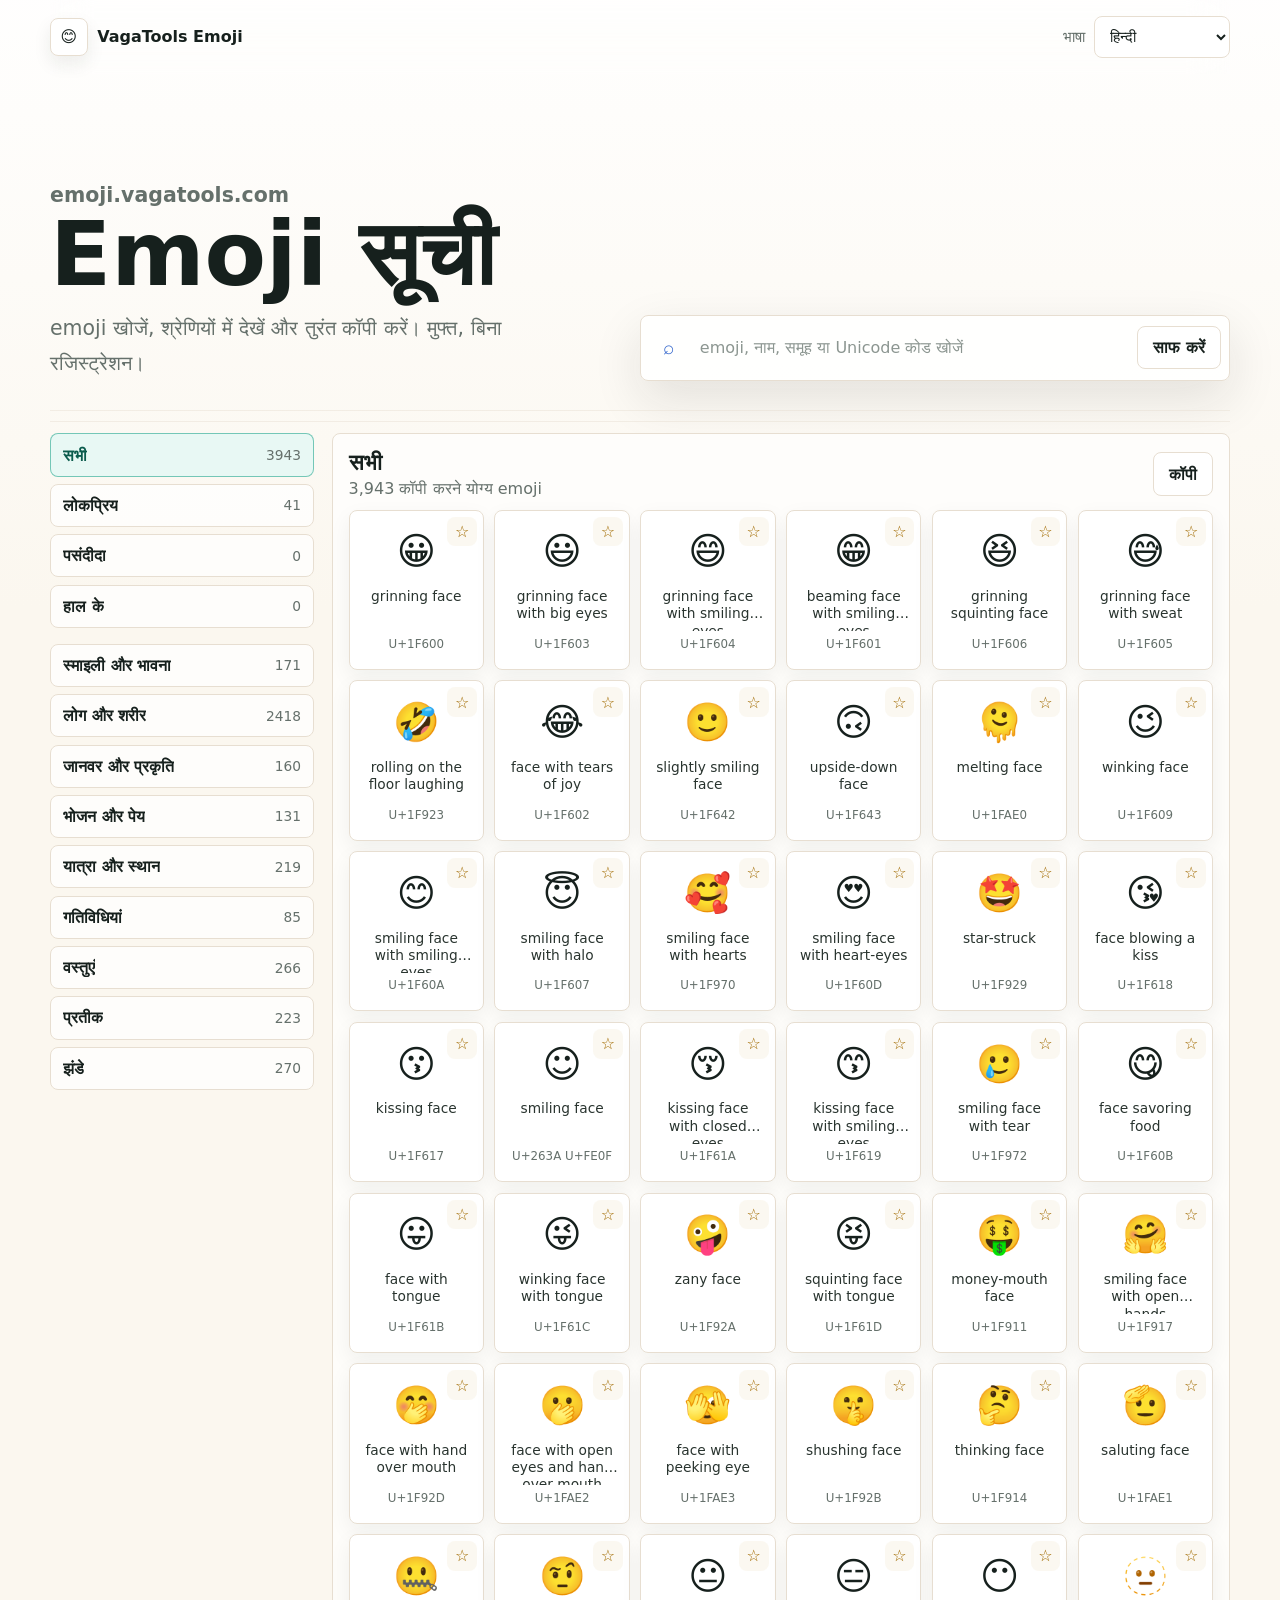
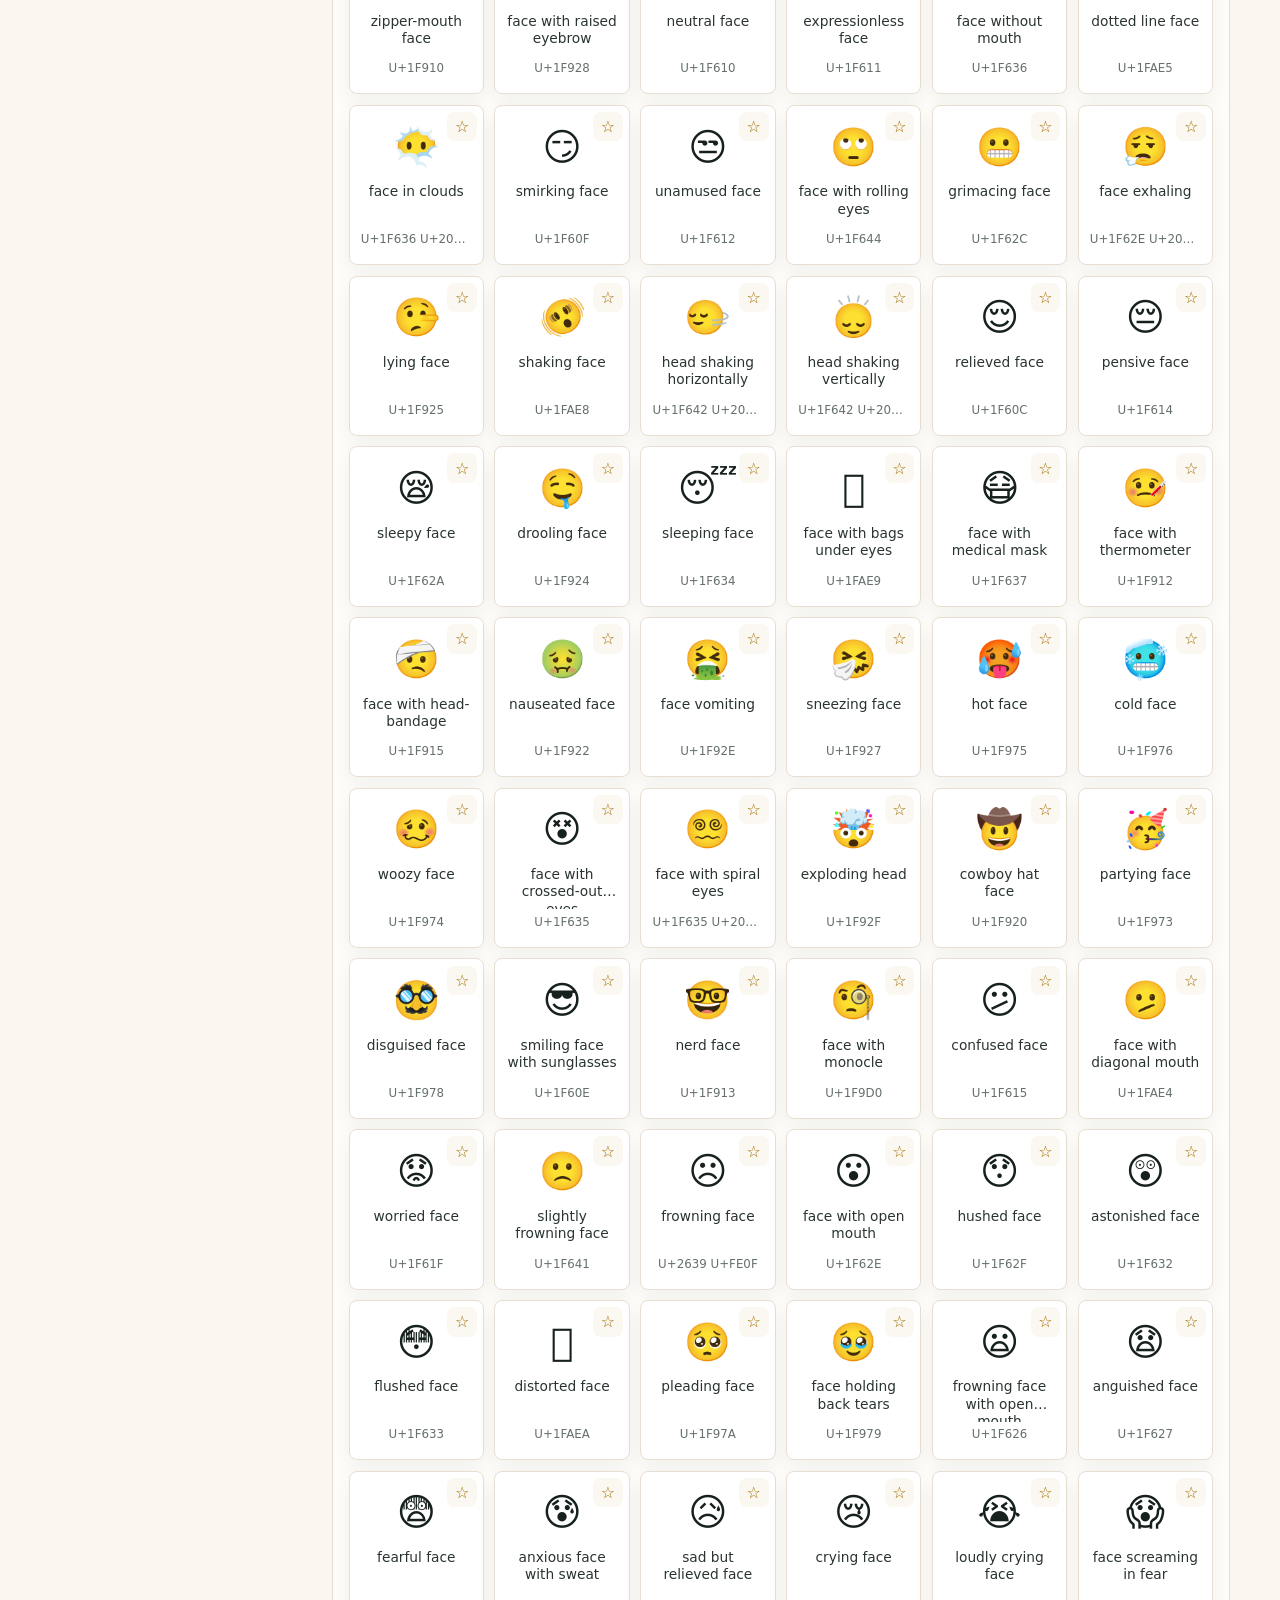
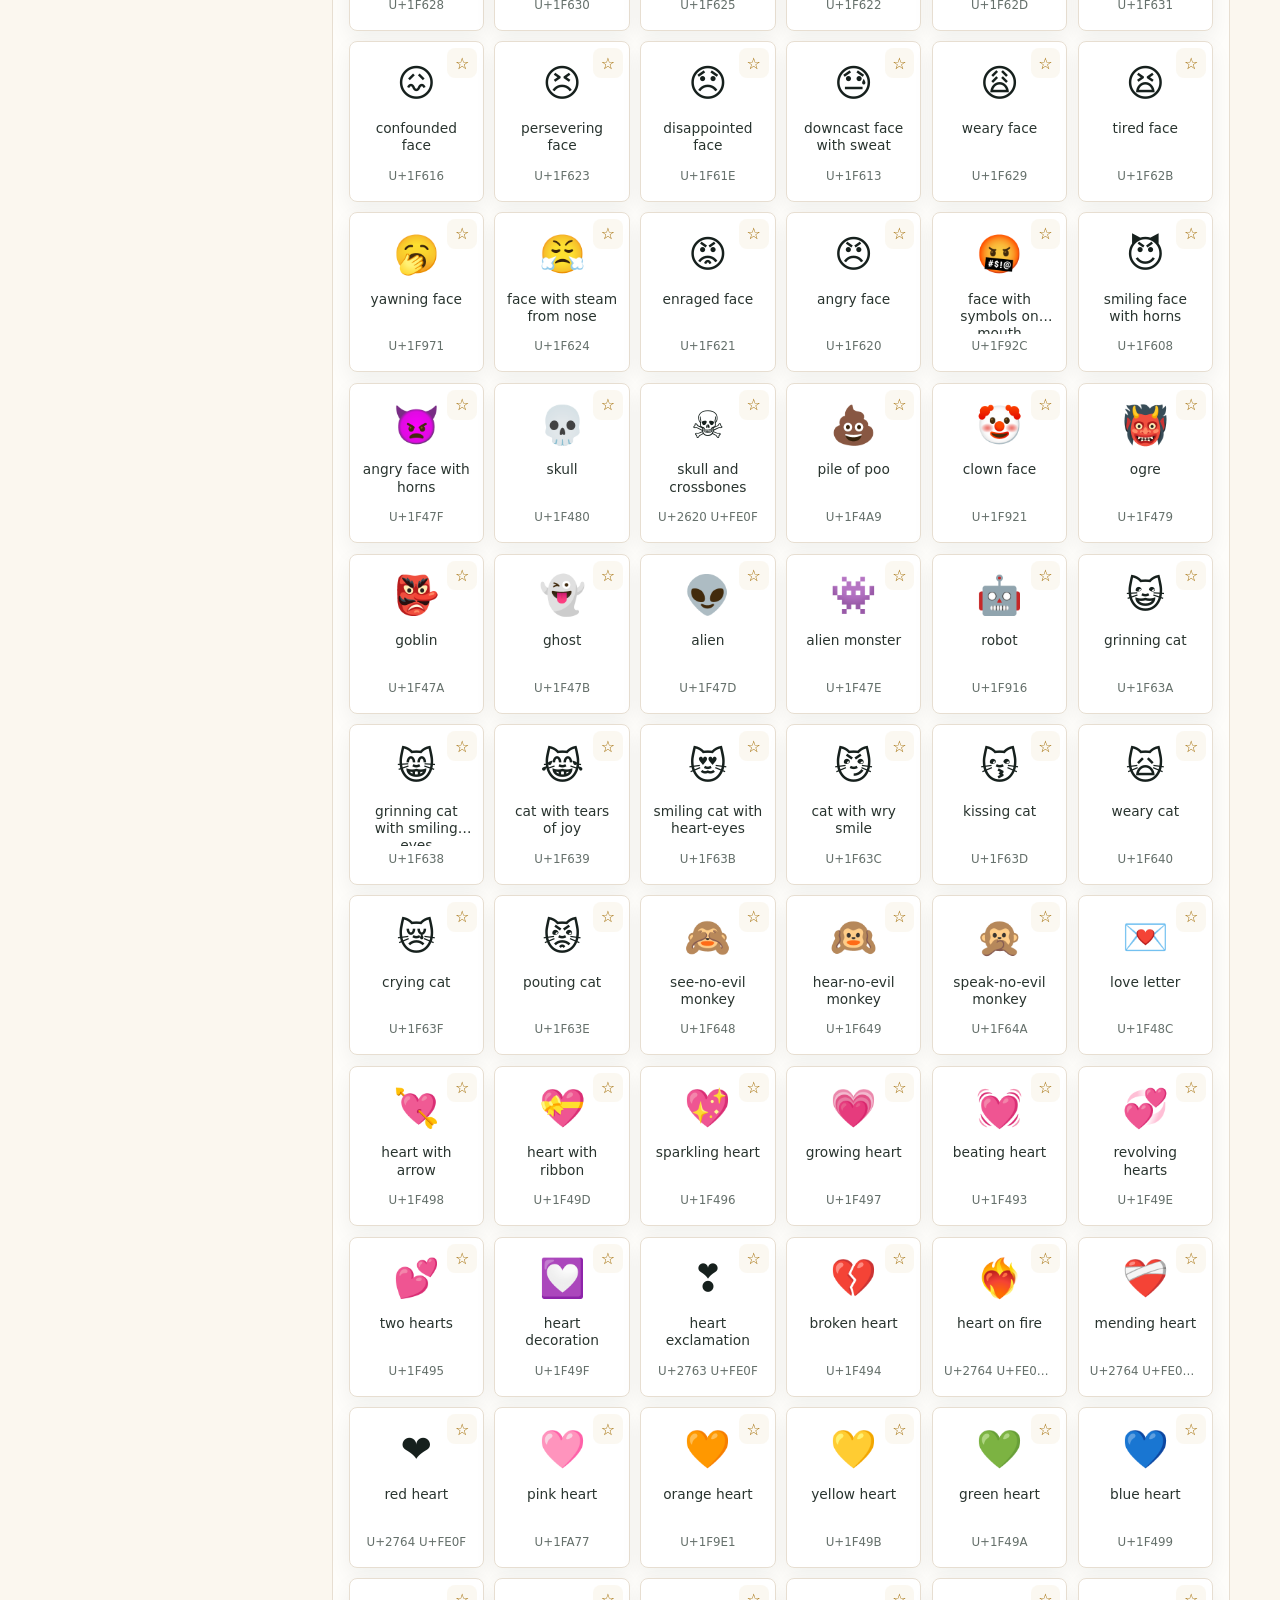
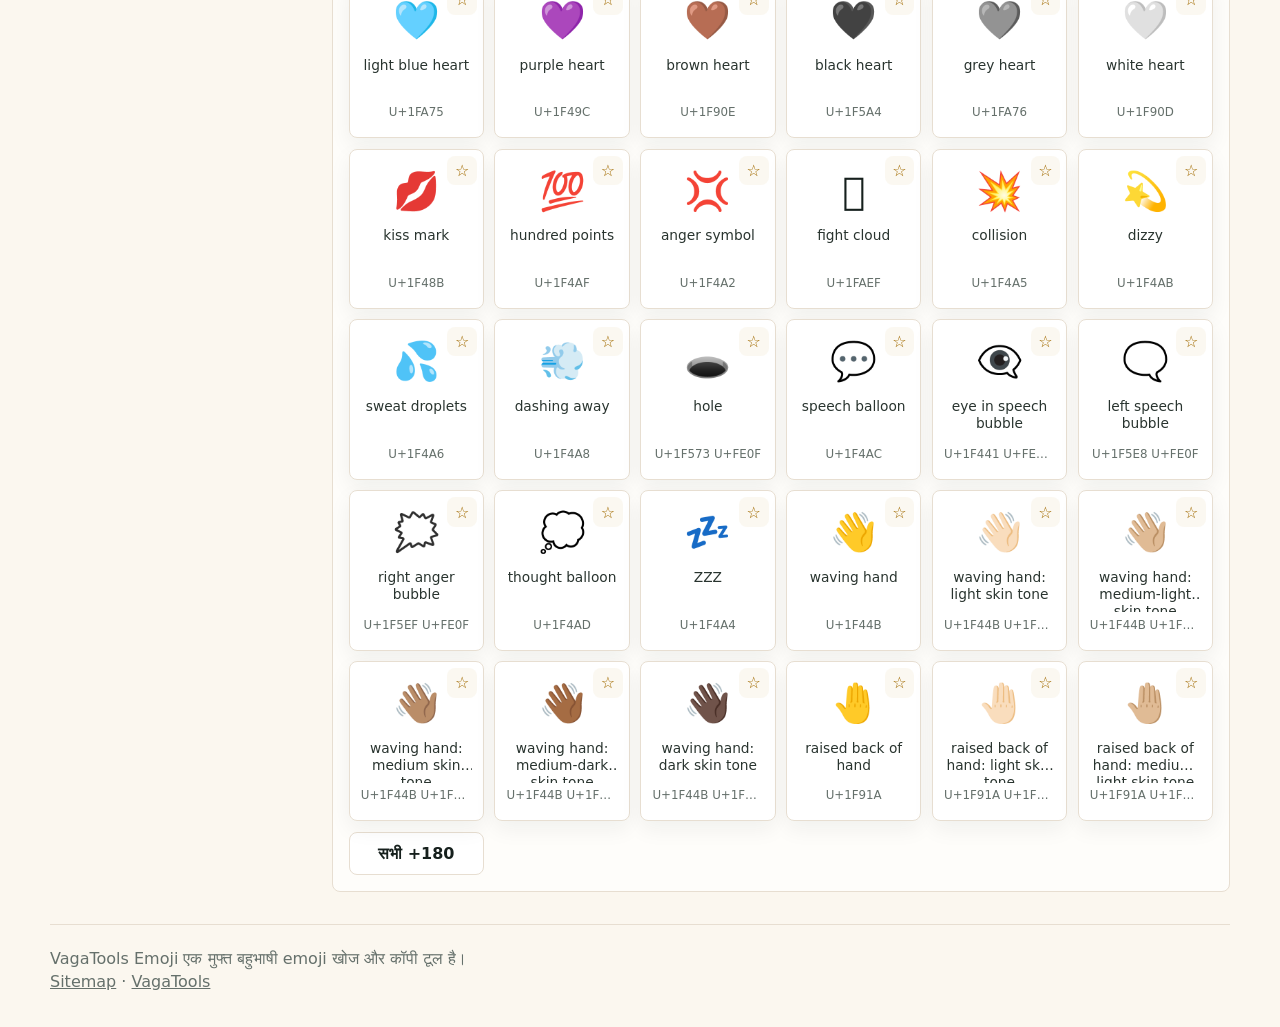
<file: hi/index.html>
<!doctype html>
<html lang="hi" dir="ltr">
<head>
  <meta charset="utf-8">
  <meta name="viewport" content="width=device-width, initial-scale=1">
  <title>Emoji सूची - मुफ्त कॉपी, खोज और Unicode टूल</title>
  <meta name="description" content="मुफ्त emoji वेबसाइट: तुरंत कॉपी, खोज, श्रेणियां, Unicode कोड, पसंदीदा, हाल के emoji और बहुभाषी समर्थन।">
  <meta name="keywords" content="emoji, इमोजी, emoji copy, मुफ्त emoji, emoji search, unicode emoji, emoji symbols">
  <meta name="robots" content="index, follow, max-image-preview:large">
  <meta name="theme-color" content="#fbf7ef">
  <link rel="canonical" href="https://emoji.vagatools.com/hi/">
  <link rel="alternate" hreflang="zh-cn" href="https://emoji.vagatools.com/">
  <link rel="alternate" hreflang="en" href="https://emoji.vagatools.com/en/">
  <link rel="alternate" hreflang="ja" href="https://emoji.vagatools.com/ja/">
  <link rel="alternate" hreflang="ko" href="https://emoji.vagatools.com/ko/">
  <link rel="alternate" hreflang="es" href="https://emoji.vagatools.com/es/">
  <link rel="alternate" hreflang="fr" href="https://emoji.vagatools.com/fr/">
  <link rel="alternate" hreflang="de" href="https://emoji.vagatools.com/de/">
  <link rel="alternate" hreflang="pt" href="https://emoji.vagatools.com/pt/">
  <link rel="alternate" hreflang="ru" href="https://emoji.vagatools.com/ru/">
  <link rel="alternate" hreflang="ar" href="https://emoji.vagatools.com/ar/">
  <link rel="alternate" hreflang="hi" href="https://emoji.vagatools.com/hi/">
  <link rel="alternate" hreflang="x-default" href="https://emoji.vagatools.com/">
  <meta property="og:type" content="website">
  <meta property="og:site_name" content="VagaTools Emoji">
  <meta property="og:title" content="Emoji सूची - मुफ्त कॉपी, खोज और Unicode टूल">
  <meta property="og:description" content="मुफ्त emoji वेबसाइट: तुरंत कॉपी, खोज, श्रेणियां, Unicode कोड, पसंदीदा, हाल के emoji और बहुभाषी समर्थन।">
  <meta property="og:url" content="https://emoji.vagatools.com/hi/">
  <meta property="og:image" content="https://emoji.vagatools.com/assets/og-image.svg">
  <meta name="twitter:card" content="summary_large_image">
  <link rel="manifest" href="../assets/site.webmanifest">
  <link rel="icon" href="../assets/favicon.svg" type="image/svg+xml">
  <link rel="stylesheet" href="../assets/styles.css?v=20260529d">
  <script async src="https://pagead2.googlesyndication.com/pagead/js/adsbygoogle.js?client=ca-pub-9943771829287979" crossorigin="anonymous"></script>
  <script type="application/ld+json">{"@context":"https://schema.org","@type":"WebApplication","name":"Emoji सूची","url":"https://emoji.vagatools.com/hi/","applicationCategory":"UtilityApplication","operatingSystem":"Any","offers":{"@type":"Offer","price":"0","priceCurrency":"USD"},"inLanguage":["zh-CN","en","ja","ko","es","fr","de","pt","ru","ar","hi"],"description":"मुफ्त emoji वेबसाइट: तुरंत कॉपी, खोज, श्रेणियां, Unicode कोड, पसंदीदा, हाल के emoji और बहुभाषी समर्थन।","potentialAction":{"@type":"SearchAction","target":"https://emoji.vagatools.com/?q={search_term_string}","query-input":"required name=search_term_string"}}</script>
</head>
<body data-lang="hi">
  <header class="topbar">
    <a class="brand" href="/hi/" aria-label="VagaTools Emoji">
      <span class="brand-mark">😊</span>
      <span>VagaTools Emoji</span>
    </a>
    <label class="language-picker">
      <span>भाषा</span>
      <select id="languageSelect" aria-label="भाषा">
        <option value="/">简体中文</option><option value="/en/">English</option><option value="/ja/">日本語</option><option value="/ko/">한국어</option><option value="/es/">Español</option><option value="/fr/">Français</option><option value="/de/">Deutsch</option><option value="/pt/">Português</option><option value="/ru/">Русский</option><option value="/ar/">العربية</option><option value="/hi/" selected>हिन्दी</option>
      </select>
    </label>
  </header>

  <main>
    <section class="hero">
      <div class="hero-copy">
        <p class="eyebrow">emoji.vagatools.com</p>
        <h1>Emoji सूची</h1>
        <p>emoji खोजें, श्रेणियों में देखें और तुरंत कॉपी करें। मुफ्त, बिना रजिस्ट्रेशन।</p>
      </div>
      <form class="search-panel" role="search">
        <label class="search-box">
          <span aria-hidden="true">⌕</span>
          <input id="searchInput" name="q" autocomplete="off" placeholder="emoji, नाम, समूह या Unicode कोड खोजें" aria-label="emoji, नाम, समूह या Unicode कोड खोजें">
        </label>
        <button class="ghost-button" id="clearSearch" type="button">साफ करें</button>
      </form>
    </section>

    <section class="ad-band" aria-label="Sponsored">
      <ins class="adsbygoogle"
        style="display:block"
        data-ad-client="ca-pub-9943771829287979"
        data-ad-format="auto"
        data-full-width-responsive="true"></ins>
    </section>

    <section class="workspace" aria-live="polite">
      <aside class="sidebar">
        <div class="quick-tabs" id="quickTabs"></div>
        <nav class="categories" id="categoryList" aria-label="समूह"></nav>
      </aside>

      <section class="results">
        <div class="results-head">
          <div>
            <h2 id="sectionTitle">सभी</h2>
            <p><span id="resultCount">0</span> कॉपी करने योग्य emoji</p>
          </div>
          <button class="ghost-button" id="copyVisible" type="button">कॉपी</button>
        </div>
        <div class="emoji-grid" id="emojiGrid"></div>
        <p class="empty" id="emptyState" hidden>कोई emoji नहीं मिला</p>
      </section>
    </section>
  </main>

  <dialog class="emoji-dialog" id="emojiDialog">
    <button class="dialog-close" id="closeDialog" aria-label="Close">×</button>
    <div class="dialog-symbol" id="dialogSymbol"></div>
    <h2 id="dialogName"></h2>
    <dl>
      <div><dt>कोड</dt><dd id="dialogCode"></dd></div>
      <div><dt>समूह</dt><dd id="dialogGroup"></dd></div>
    </dl>
    <div class="dialog-actions">
      <button class="primary-button" id="dialogCopy" type="button">कॉपी</button>
      <button class="ghost-button" id="dialogFavorite" type="button">पसंदीदा</button>
    </div>
  </dialog>

  <div class="toast" id="toast" role="status" aria-live="polite">कॉपी हुआ</div>

  <footer>
    <p>VagaTools Emoji एक मुफ्त बहुभाषी emoji खोज और कॉपी टूल है।</p>
    <p><a href="https://emoji.vagatools.com/sitemap.xml">Sitemap</a> · <a href="https://vagatools.com">VagaTools</a></p>
  </footer>

  <script>
    window.APP_I18N = {"code":"कोड","dir":"hi","label":"हिन्दी","title":"Emoji सूची - मुफ्त कॉपी, खोज और Unicode टूल","description":"मुफ्त emoji वेबसाइट: तुरंत कॉपी, खोज, श्रेणियां, Unicode कोड, पसंदीदा, हाल के emoji और बहुभाषी समर्थन।","keywords":"emoji, इमोजी, emoji copy, मुफ्त emoji, emoji search, unicode emoji, emoji symbols","heroTitle":"Emoji सूची","heroText":"emoji खोजें, श्रेणियों में देखें और तुरंत कॉपी करें। मुफ्त, बिना रजिस्ट्रेशन।","searchPlaceholder":"emoji, नाम, समूह या Unicode कोड खोजें","all":"सभी","popular":"लोकप्रिय","favorites":"पसंदीदा","recent":"हाल के","copied":"कॉपी हुआ","copy":"कॉपी","group":"समूह","noResults":"कोई emoji नहीं मिला","clear":"साफ करें","language":"भाषा","stats":"कॉपी करने योग्य emoji","footer":"VagaTools Emoji एक मुफ्त बहुभाषी emoji खोज और कॉपी टूल है।"};
    window.CATEGORY_I18N = {"Smileys & Emotion":{"zh-CN":"笑脸与情感","en":"Smileys & Emotion","ja":"スマイルと感情","ko":"스마일리와 감정","es":"Caras y emoción","fr":"Smileys et émotions","de":"Smileys und Emotionen","pt":"Carinhas e emoção","ru":"Смайлы и эмоции","ar":"الوجوه والمشاعر","hi":"स्माइली और भावना"},"People & Body":{"zh-CN":"人物与身体","en":"People & Body","ja":"人と体","ko":"사람과 몸","es":"Personas y cuerpo","fr":"Personnes et corps","de":"Menschen und Körper","pt":"Pessoas e corpo","ru":"Люди и тело","ar":"الأشخاص والجسم","hi":"लोग और शरीर"},"Component":{"zh-CN":"组件","en":"Component","ja":"部品","ko":"구성 요소","es":"Componentes","fr":"Composants","de":"Komponenten","pt":"Componentes","ru":"Компоненты","ar":"المكونات","hi":"घटक"},"Animals & Nature":{"zh-CN":"动物与自然","en":"Animals & Nature","ja":"動物と自然","ko":"동물과 자연","es":"Animales y naturaleza","fr":"Animaux et nature","de":"Tiere und Natur","pt":"Animais e natureza","ru":"Животные и природа","ar":"الحيوانات والطبيعة","hi":"जानवर और प्रकृति"},"Food & Drink":{"zh-CN":"食物与饮品","en":"Food & Drink","ja":"食べ物と飲み物","ko":"음식과 음료","es":"Comida y bebida","fr":"Nourriture et boisson","de":"Essen und Trinken","pt":"Comida e bebida","ru":"Еда и напитки","ar":"الطعام والشراب","hi":"भोजन और पेय"},"Travel & Places":{"zh-CN":"旅行与地点","en":"Travel & Places","ja":"旅行と場所","ko":"여행과 장소","es":"Viajes y lugares","fr":"Voyages et lieux","de":"Reisen und Orte","pt":"Viagens e lugares","ru":"Путешествия и места","ar":"السفر والأماكن","hi":"यात्रा और स्थान"},"Activities":{"zh-CN":"活动","en":"Activities","ja":"アクティビティ","ko":"활동","es":"Actividades","fr":"Activités","de":"Aktivitäten","pt":"Atividades","ru":"Занятия","ar":"الأنشطة","hi":"गतिविधियां"},"Objects":{"zh-CN":"物品","en":"Objects","ja":"物","ko":"물건","es":"Objetos","fr":"Objets","de":"Objekte","pt":"Objetos","ru":"Предметы","ar":"الأشياء","hi":"वस्तुएं"},"Symbols":{"zh-CN":"符号","en":"Symbols","ja":"記号","ko":"기호","es":"Símbolos","fr":"Symboles","de":"Symbole","pt":"Símbolos","ru":"Символы","ar":"الرموز","hi":"प्रतीक"},"Flags":{"zh-CN":"旗帜","en":"Flags","ja":"旗","ko":"깃발","es":"Banderas","fr":"Drapeaux","de":"Flaggen","pt":"Bandeiras","ru":"Флаги","ar":"الأعلام","hi":"झंडे"}};
    window.SITE_LANGUAGES = [{"code":"zh-CN","dir":".","label":"简体中文"},{"code":"en","dir":"en","label":"English"},{"code":"ja","dir":"ja","label":"日本語"},{"code":"ko","dir":"ko","label":"한국어"},{"code":"es","dir":"es","label":"Español"},{"code":"fr","dir":"fr","label":"Français"},{"code":"de","dir":"de","label":"Deutsch"},{"code":"pt","dir":"pt","label":"Português"},{"code":"ru","dir":"ru","label":"Русский"},{"code":"ar","dir":"ar","label":"العربية"},{"code":"hi","dir":"hi","label":"हिन्दी"}];
  </script>
  <script src="../assets/emoji-data.js" defer></script>
  <script src="../assets/app.js?v=20260529d" defer></script>
</body>
</html>
</file>
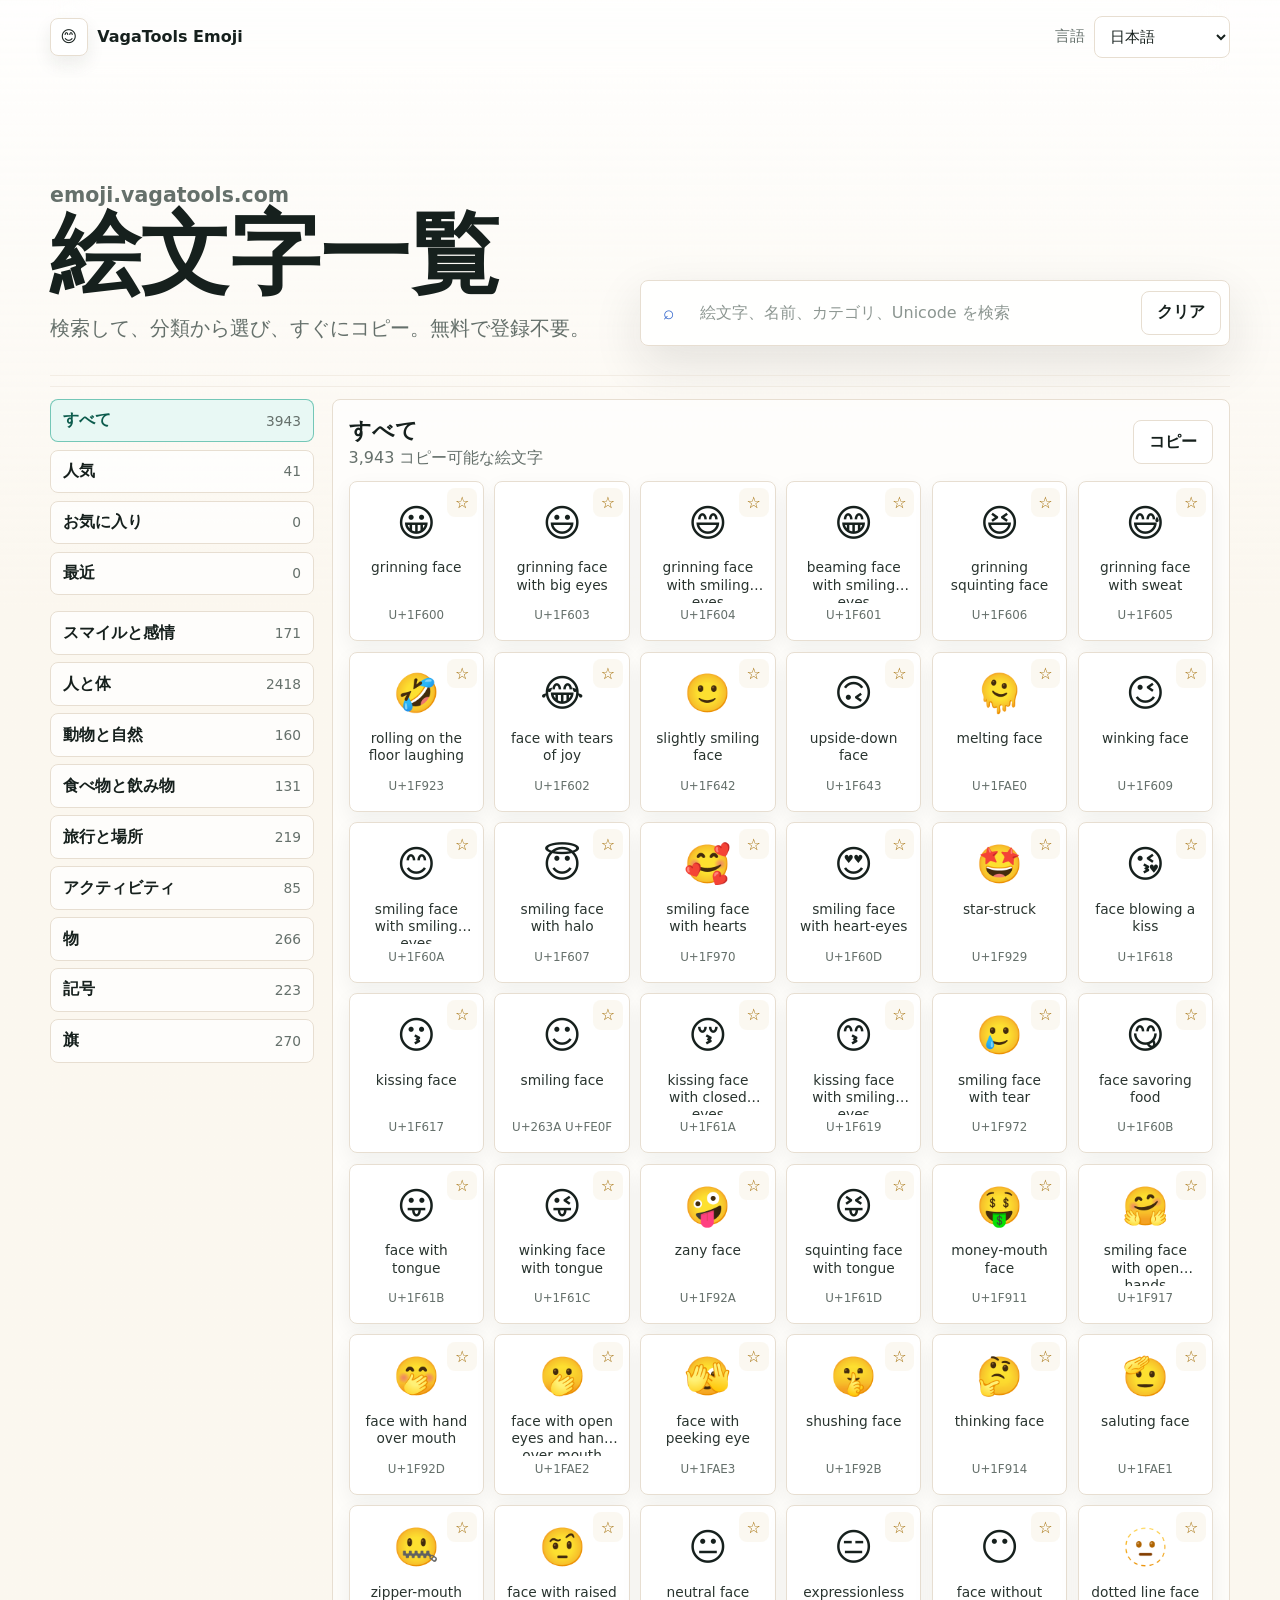
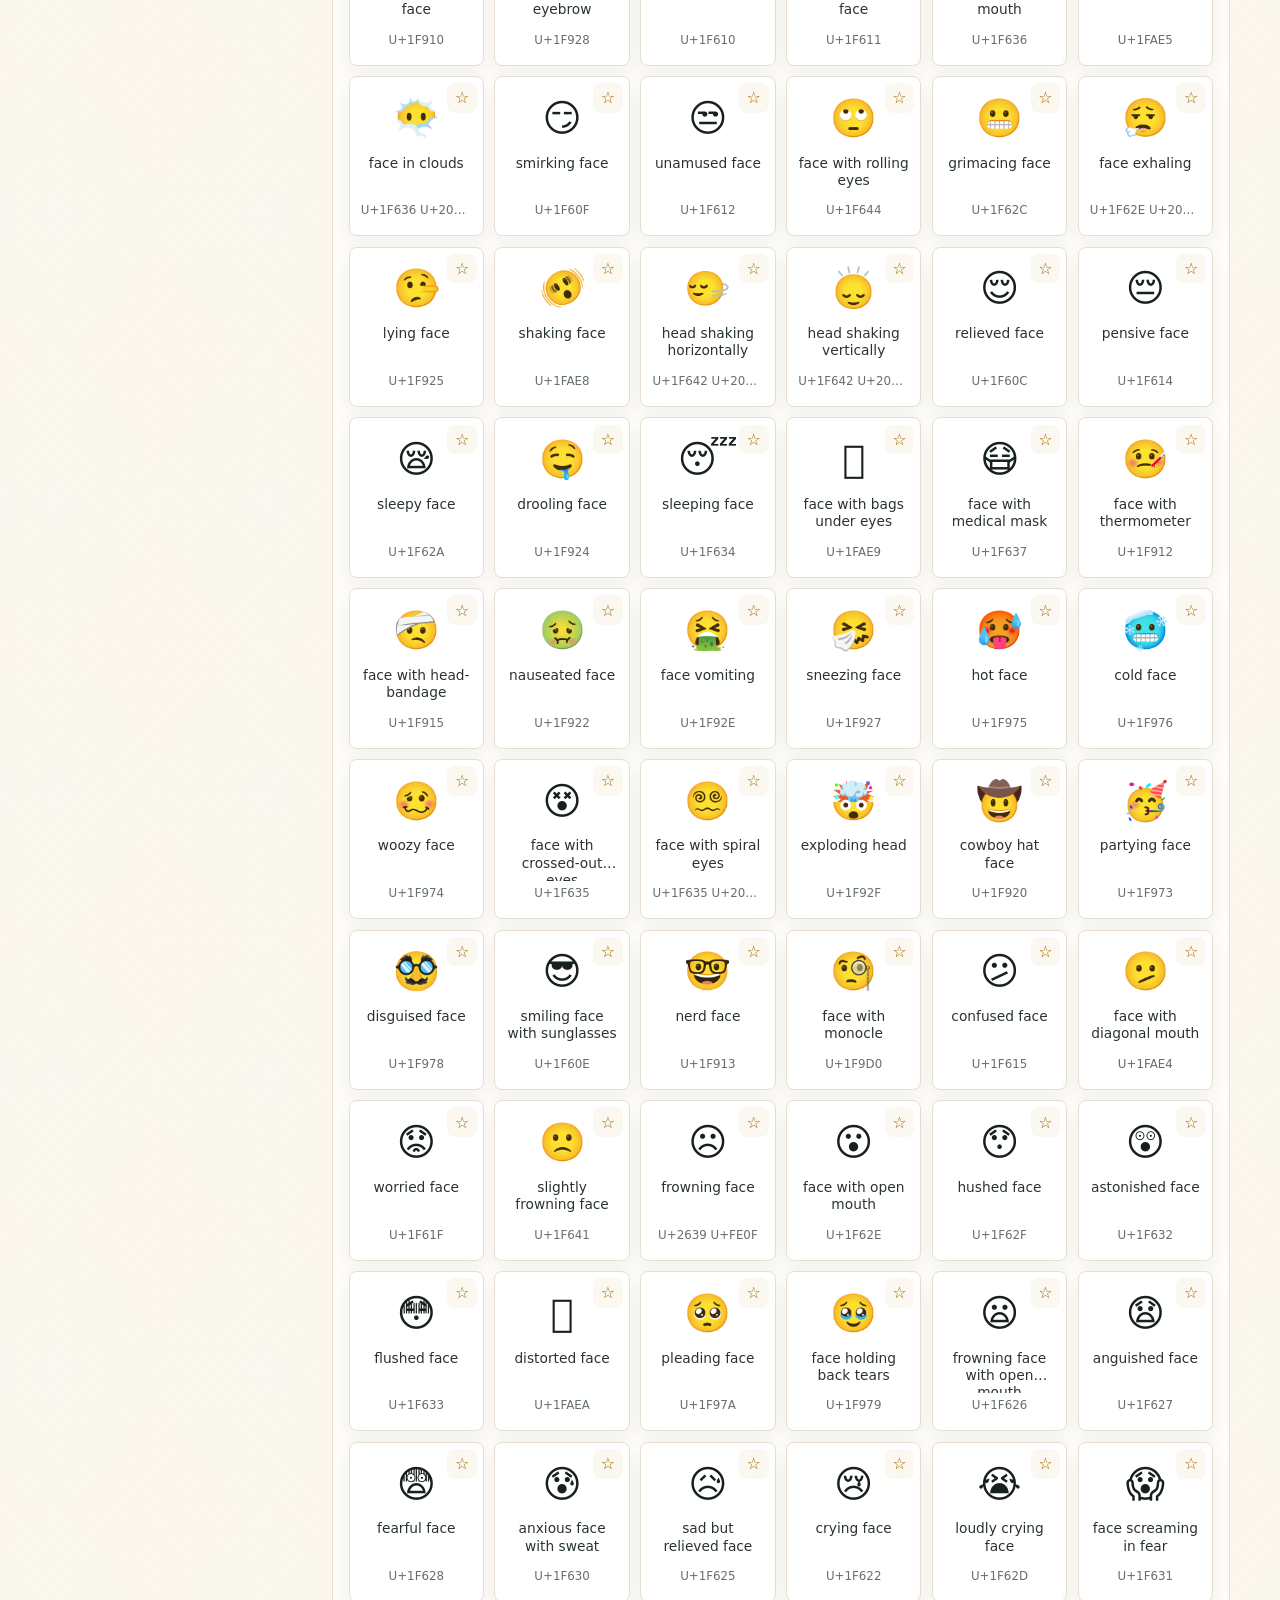
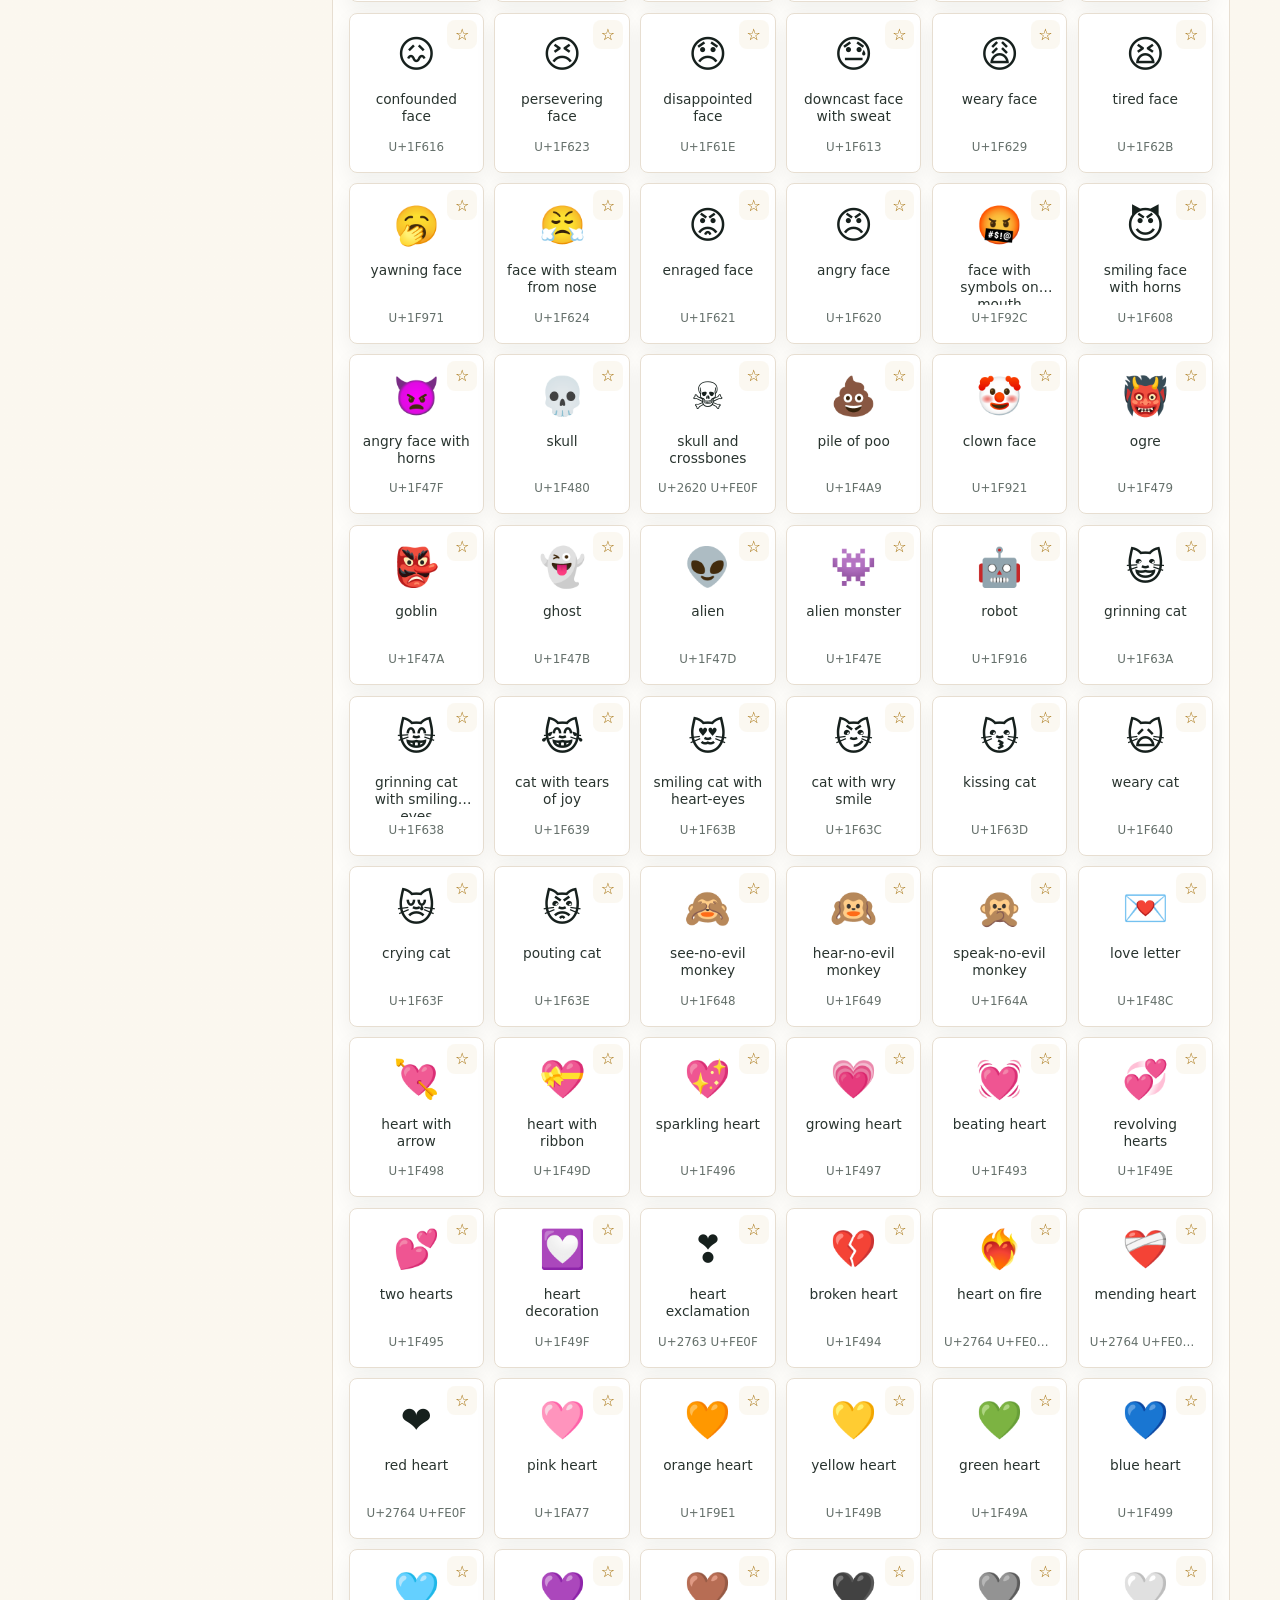
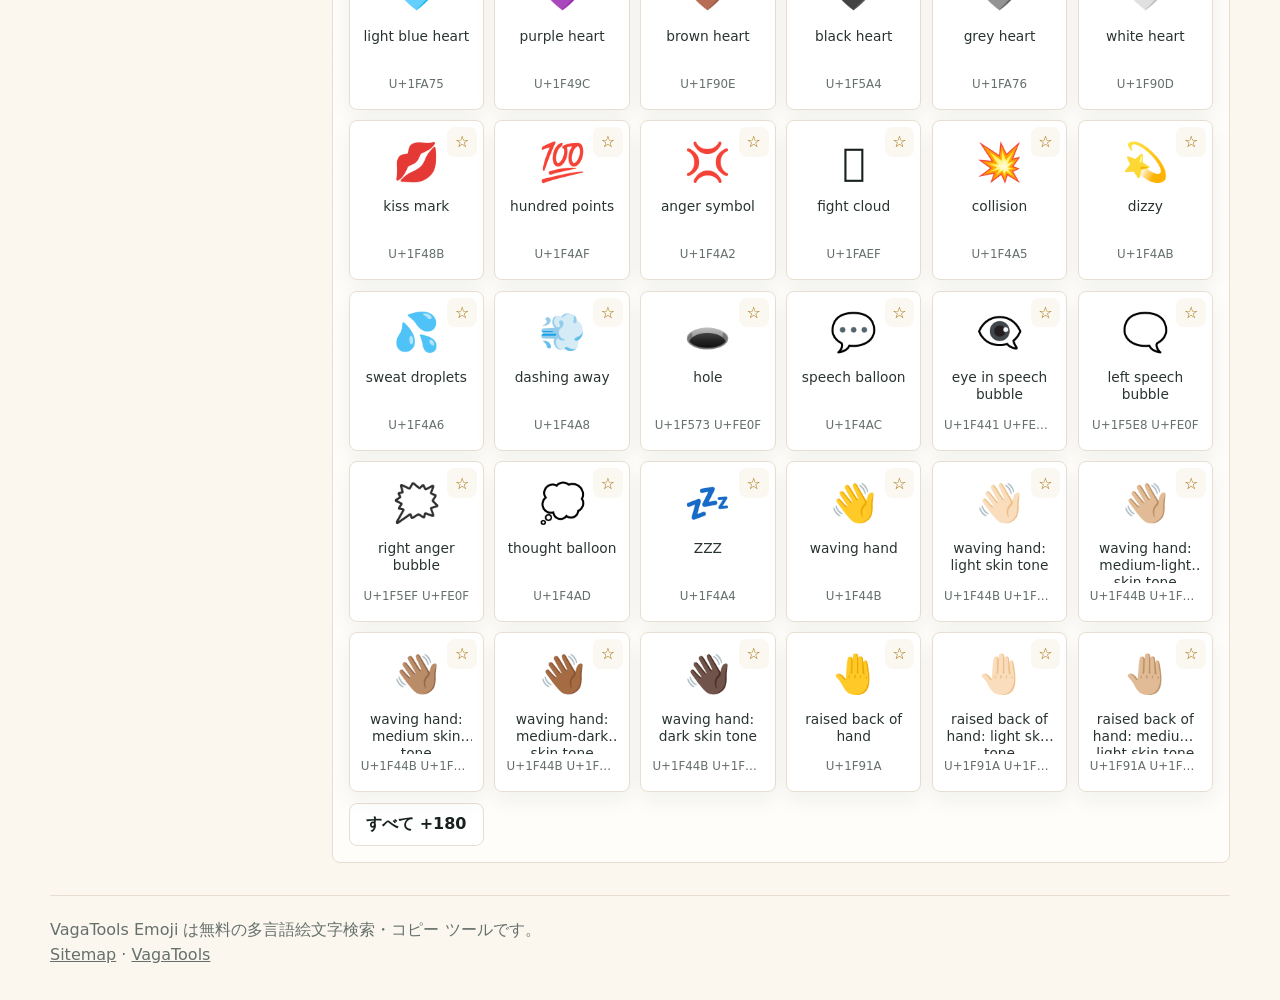
<file: ja/index.html>
<!doctype html>
<html lang="ja" dir="ltr">
<head>
  <meta charset="utf-8">
  <meta name="viewport" content="width=device-width, initial-scale=1">
  <title>絵文字一覧 - 無料コピー、検索、多言語 Emoji ツール</title>
  <meta name="description" content="無料で使える絵文字サイト。検索、カテゴリ、一括表示、ワンクリックコピー、Unicode コード、多言語表示に対応。">
  <meta name="keywords" content="絵文字, emoji, 絵文字一覧, 絵文字コピー, 無料絵文字, emoji検索, Unicode絵文字">
  <meta name="robots" content="index, follow, max-image-preview:large">
  <meta name="theme-color" content="#fbf7ef">
  <link rel="canonical" href="https://emoji.vagatools.com/ja/">
  <link rel="alternate" hreflang="zh-cn" href="https://emoji.vagatools.com/">
  <link rel="alternate" hreflang="en" href="https://emoji.vagatools.com/en/">
  <link rel="alternate" hreflang="ja" href="https://emoji.vagatools.com/ja/">
  <link rel="alternate" hreflang="ko" href="https://emoji.vagatools.com/ko/">
  <link rel="alternate" hreflang="es" href="https://emoji.vagatools.com/es/">
  <link rel="alternate" hreflang="fr" href="https://emoji.vagatools.com/fr/">
  <link rel="alternate" hreflang="de" href="https://emoji.vagatools.com/de/">
  <link rel="alternate" hreflang="pt" href="https://emoji.vagatools.com/pt/">
  <link rel="alternate" hreflang="ru" href="https://emoji.vagatools.com/ru/">
  <link rel="alternate" hreflang="ar" href="https://emoji.vagatools.com/ar/">
  <link rel="alternate" hreflang="hi" href="https://emoji.vagatools.com/hi/">
  <link rel="alternate" hreflang="x-default" href="https://emoji.vagatools.com/">
  <meta property="og:type" content="website">
  <meta property="og:site_name" content="VagaTools Emoji">
  <meta property="og:title" content="絵文字一覧 - 無料コピー、検索、多言語 Emoji ツール">
  <meta property="og:description" content="無料で使える絵文字サイト。検索、カテゴリ、一括表示、ワンクリックコピー、Unicode コード、多言語表示に対応。">
  <meta property="og:url" content="https://emoji.vagatools.com/ja/">
  <meta property="og:image" content="https://emoji.vagatools.com/assets/og-image.svg">
  <meta name="twitter:card" content="summary_large_image">
  <link rel="manifest" href="../assets/site.webmanifest">
  <link rel="icon" href="../assets/favicon.svg" type="image/svg+xml">
  <link rel="stylesheet" href="../assets/styles.css?v=20260529d">
  <script async src="https://pagead2.googlesyndication.com/pagead/js/adsbygoogle.js?client=ca-pub-9943771829287979" crossorigin="anonymous"></script>
  <script type="application/ld+json">{"@context":"https://schema.org","@type":"WebApplication","name":"絵文字一覧","url":"https://emoji.vagatools.com/ja/","applicationCategory":"UtilityApplication","operatingSystem":"Any","offers":{"@type":"Offer","price":"0","priceCurrency":"USD"},"inLanguage":["zh-CN","en","ja","ko","es","fr","de","pt","ru","ar","hi"],"description":"無料で使える絵文字サイト。検索、カテゴリ、一括表示、ワンクリックコピー、Unicode コード、多言語表示に対応。","potentialAction":{"@type":"SearchAction","target":"https://emoji.vagatools.com/?q={search_term_string}","query-input":"required name=search_term_string"}}</script>
</head>
<body data-lang="ja">
  <header class="topbar">
    <a class="brand" href="/ja/" aria-label="VagaTools Emoji">
      <span class="brand-mark">😊</span>
      <span>VagaTools Emoji</span>
    </a>
    <label class="language-picker">
      <span>言語</span>
      <select id="languageSelect" aria-label="言語">
        <option value="/">简体中文</option><option value="/en/">English</option><option value="/ja/" selected>日本語</option><option value="/ko/">한국어</option><option value="/es/">Español</option><option value="/fr/">Français</option><option value="/de/">Deutsch</option><option value="/pt/">Português</option><option value="/ru/">Русский</option><option value="/ar/">العربية</option><option value="/hi/">हिन्दी</option>
      </select>
    </label>
  </header>

  <main>
    <section class="hero">
      <div class="hero-copy">
        <p class="eyebrow">emoji.vagatools.com</p>
        <h1>絵文字一覧</h1>
        <p>検索して、分類から選び、すぐにコピー。無料で登録不要。</p>
      </div>
      <form class="search-panel" role="search">
        <label class="search-box">
          <span aria-hidden="true">⌕</span>
          <input id="searchInput" name="q" autocomplete="off" placeholder="絵文字、名前、カテゴリ、Unicode を検索" aria-label="絵文字、名前、カテゴリ、Unicode を検索">
        </label>
        <button class="ghost-button" id="clearSearch" type="button">クリア</button>
      </form>
    </section>

    <section class="ad-band" aria-label="Sponsored">
      <ins class="adsbygoogle"
        style="display:block"
        data-ad-client="ca-pub-9943771829287979"
        data-ad-format="auto"
        data-full-width-responsive="true"></ins>
    </section>

    <section class="workspace" aria-live="polite">
      <aside class="sidebar">
        <div class="quick-tabs" id="quickTabs"></div>
        <nav class="categories" id="categoryList" aria-label="カテゴリ"></nav>
      </aside>

      <section class="results">
        <div class="results-head">
          <div>
            <h2 id="sectionTitle">すべて</h2>
            <p><span id="resultCount">0</span> コピー可能な絵文字</p>
          </div>
          <button class="ghost-button" id="copyVisible" type="button">コピー</button>
        </div>
        <div class="emoji-grid" id="emojiGrid"></div>
        <p class="empty" id="emptyState" hidden>該当する絵文字がありません</p>
      </section>
    </section>
  </main>

  <dialog class="emoji-dialog" id="emojiDialog">
    <button class="dialog-close" id="closeDialog" aria-label="Close">×</button>
    <div class="dialog-symbol" id="dialogSymbol"></div>
    <h2 id="dialogName"></h2>
    <dl>
      <div><dt>コード</dt><dd id="dialogCode"></dd></div>
      <div><dt>カテゴリ</dt><dd id="dialogGroup"></dd></div>
    </dl>
    <div class="dialog-actions">
      <button class="primary-button" id="dialogCopy" type="button">コピー</button>
      <button class="ghost-button" id="dialogFavorite" type="button">お気に入り</button>
    </div>
  </dialog>

  <div class="toast" id="toast" role="status" aria-live="polite">コピー済み</div>

  <footer>
    <p>VagaTools Emoji は無料の多言語絵文字検索・コピー ツールです。</p>
    <p><a href="https://emoji.vagatools.com/sitemap.xml">Sitemap</a> · <a href="https://vagatools.com">VagaTools</a></p>
  </footer>

  <script>
    window.APP_I18N = {"code":"コード","dir":"ja","label":"日本語","title":"絵文字一覧 - 無料コピー、検索、多言語 Emoji ツール","description":"無料で使える絵文字サイト。検索、カテゴリ、一括表示、ワンクリックコピー、Unicode コード、多言語表示に対応。","keywords":"絵文字, emoji, 絵文字一覧, 絵文字コピー, 無料絵文字, emoji検索, Unicode絵文字","heroTitle":"絵文字一覧","heroText":"検索して、分類から選び、すぐにコピー。無料で登録不要。","searchPlaceholder":"絵文字、名前、カテゴリ、Unicode を検索","all":"すべて","popular":"人気","favorites":"お気に入り","recent":"最近","copied":"コピー済み","copy":"コピー","group":"カテゴリ","noResults":"該当する絵文字がありません","clear":"クリア","language":"言語","stats":"コピー可能な絵文字","footer":"VagaTools Emoji は無料の多言語絵文字検索・コピー ツールです。"};
    window.CATEGORY_I18N = {"Smileys & Emotion":{"zh-CN":"笑脸与情感","en":"Smileys & Emotion","ja":"スマイルと感情","ko":"스마일리와 감정","es":"Caras y emoción","fr":"Smileys et émotions","de":"Smileys und Emotionen","pt":"Carinhas e emoção","ru":"Смайлы и эмоции","ar":"الوجوه والمشاعر","hi":"स्माइली और भावना"},"People & Body":{"zh-CN":"人物与身体","en":"People & Body","ja":"人と体","ko":"사람과 몸","es":"Personas y cuerpo","fr":"Personnes et corps","de":"Menschen und Körper","pt":"Pessoas e corpo","ru":"Люди и тело","ar":"الأشخاص والجسم","hi":"लोग और शरीर"},"Component":{"zh-CN":"组件","en":"Component","ja":"部品","ko":"구성 요소","es":"Componentes","fr":"Composants","de":"Komponenten","pt":"Componentes","ru":"Компоненты","ar":"المكونات","hi":"घटक"},"Animals & Nature":{"zh-CN":"动物与自然","en":"Animals & Nature","ja":"動物と自然","ko":"동물과 자연","es":"Animales y naturaleza","fr":"Animaux et nature","de":"Tiere und Natur","pt":"Animais e natureza","ru":"Животные и природа","ar":"الحيوانات والطبيعة","hi":"जानवर और प्रकृति"},"Food & Drink":{"zh-CN":"食物与饮品","en":"Food & Drink","ja":"食べ物と飲み物","ko":"음식과 음료","es":"Comida y bebida","fr":"Nourriture et boisson","de":"Essen und Trinken","pt":"Comida e bebida","ru":"Еда и напитки","ar":"الطعام والشراب","hi":"भोजन और पेय"},"Travel & Places":{"zh-CN":"旅行与地点","en":"Travel & Places","ja":"旅行と場所","ko":"여행과 장소","es":"Viajes y lugares","fr":"Voyages et lieux","de":"Reisen und Orte","pt":"Viagens e lugares","ru":"Путешествия и места","ar":"السفر والأماكن","hi":"यात्रा और स्थान"},"Activities":{"zh-CN":"活动","en":"Activities","ja":"アクティビティ","ko":"활동","es":"Actividades","fr":"Activités","de":"Aktivitäten","pt":"Atividades","ru":"Занятия","ar":"الأنشطة","hi":"गतिविधियां"},"Objects":{"zh-CN":"物品","en":"Objects","ja":"物","ko":"물건","es":"Objetos","fr":"Objets","de":"Objekte","pt":"Objetos","ru":"Предметы","ar":"الأشياء","hi":"वस्तुएं"},"Symbols":{"zh-CN":"符号","en":"Symbols","ja":"記号","ko":"기호","es":"Símbolos","fr":"Symboles","de":"Symbole","pt":"Símbolos","ru":"Символы","ar":"الرموز","hi":"प्रतीक"},"Flags":{"zh-CN":"旗帜","en":"Flags","ja":"旗","ko":"깃발","es":"Banderas","fr":"Drapeaux","de":"Flaggen","pt":"Bandeiras","ru":"Флаги","ar":"الأعلام","hi":"झंडे"}};
    window.SITE_LANGUAGES = [{"code":"zh-CN","dir":".","label":"简体中文"},{"code":"en","dir":"en","label":"English"},{"code":"ja","dir":"ja","label":"日本語"},{"code":"ko","dir":"ko","label":"한국어"},{"code":"es","dir":"es","label":"Español"},{"code":"fr","dir":"fr","label":"Français"},{"code":"de","dir":"de","label":"Deutsch"},{"code":"pt","dir":"pt","label":"Português"},{"code":"ru","dir":"ru","label":"Русский"},{"code":"ar","dir":"ar","label":"العربية"},{"code":"hi","dir":"hi","label":"हिन्दी"}];
  </script>
  <script src="../assets/emoji-data.js" defer></script>
  <script src="../assets/app.js?v=20260529d" defer></script>
</body>
</html>
</file>
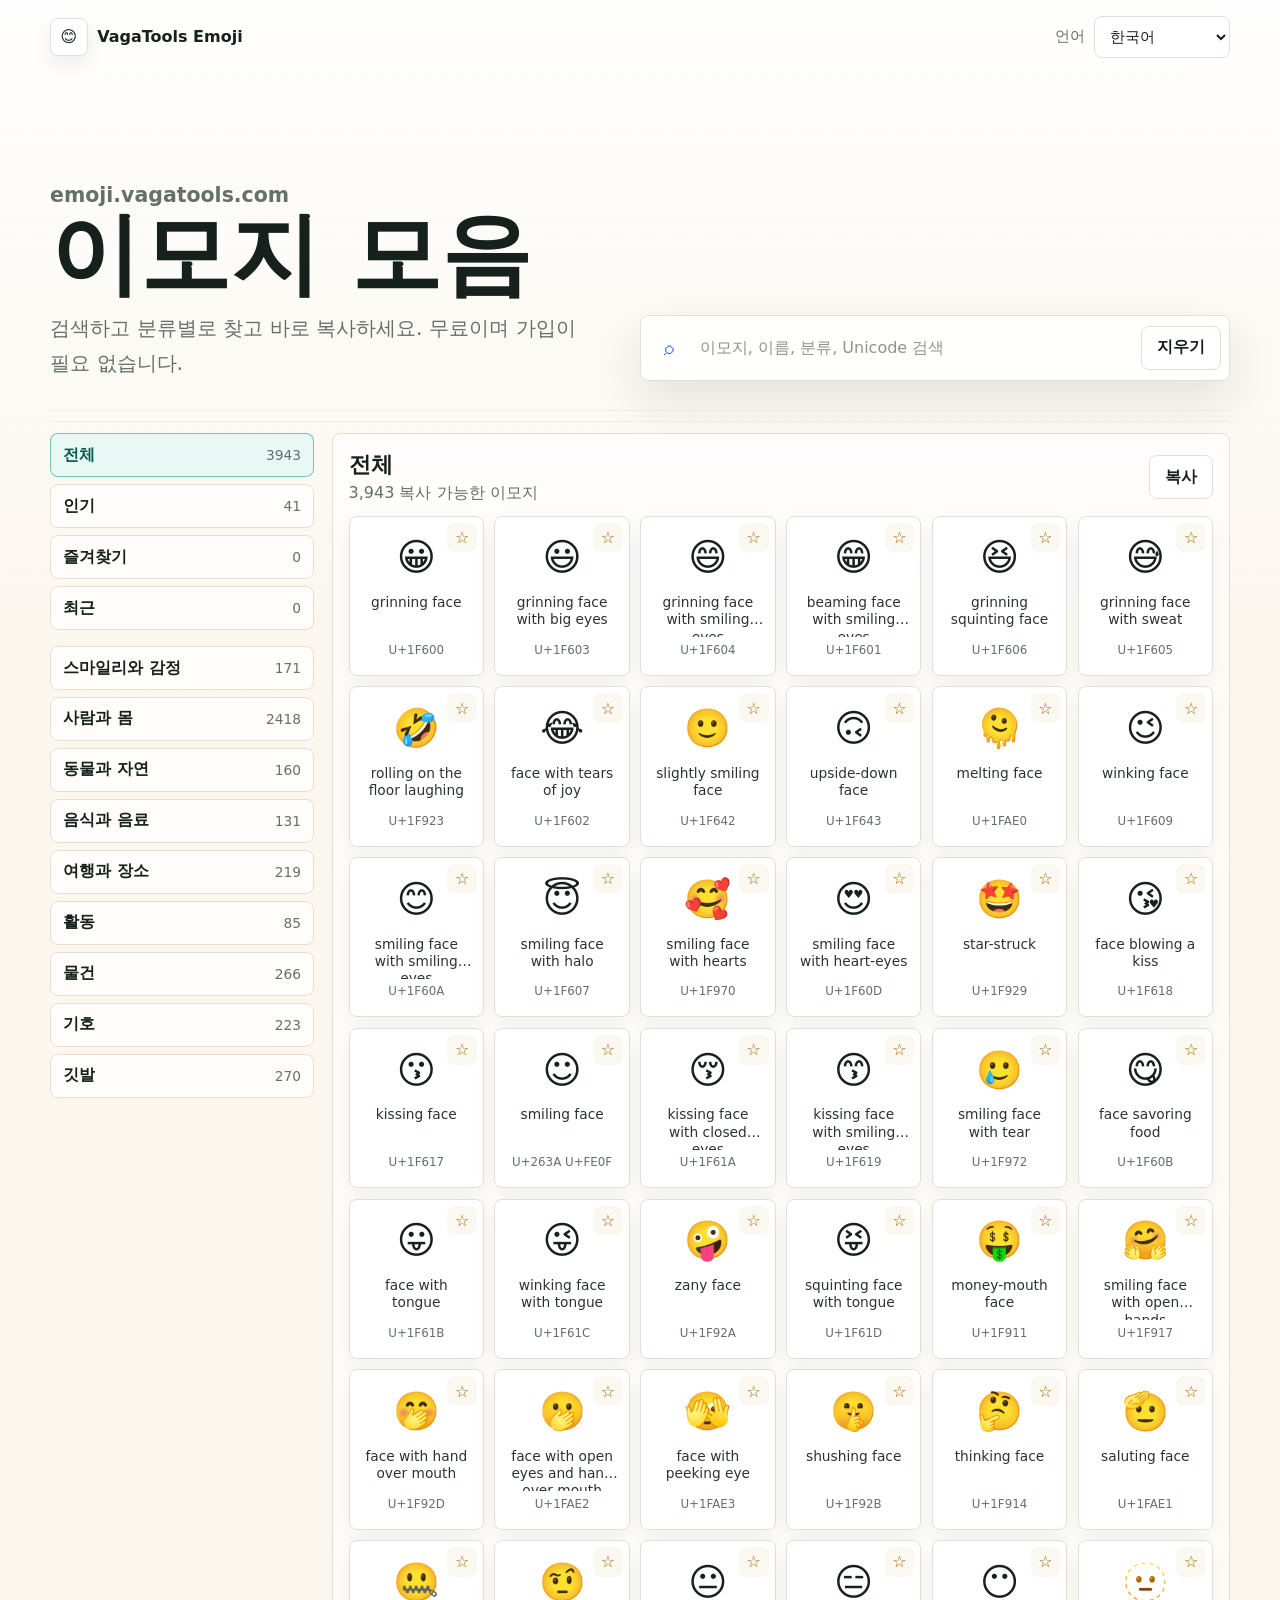
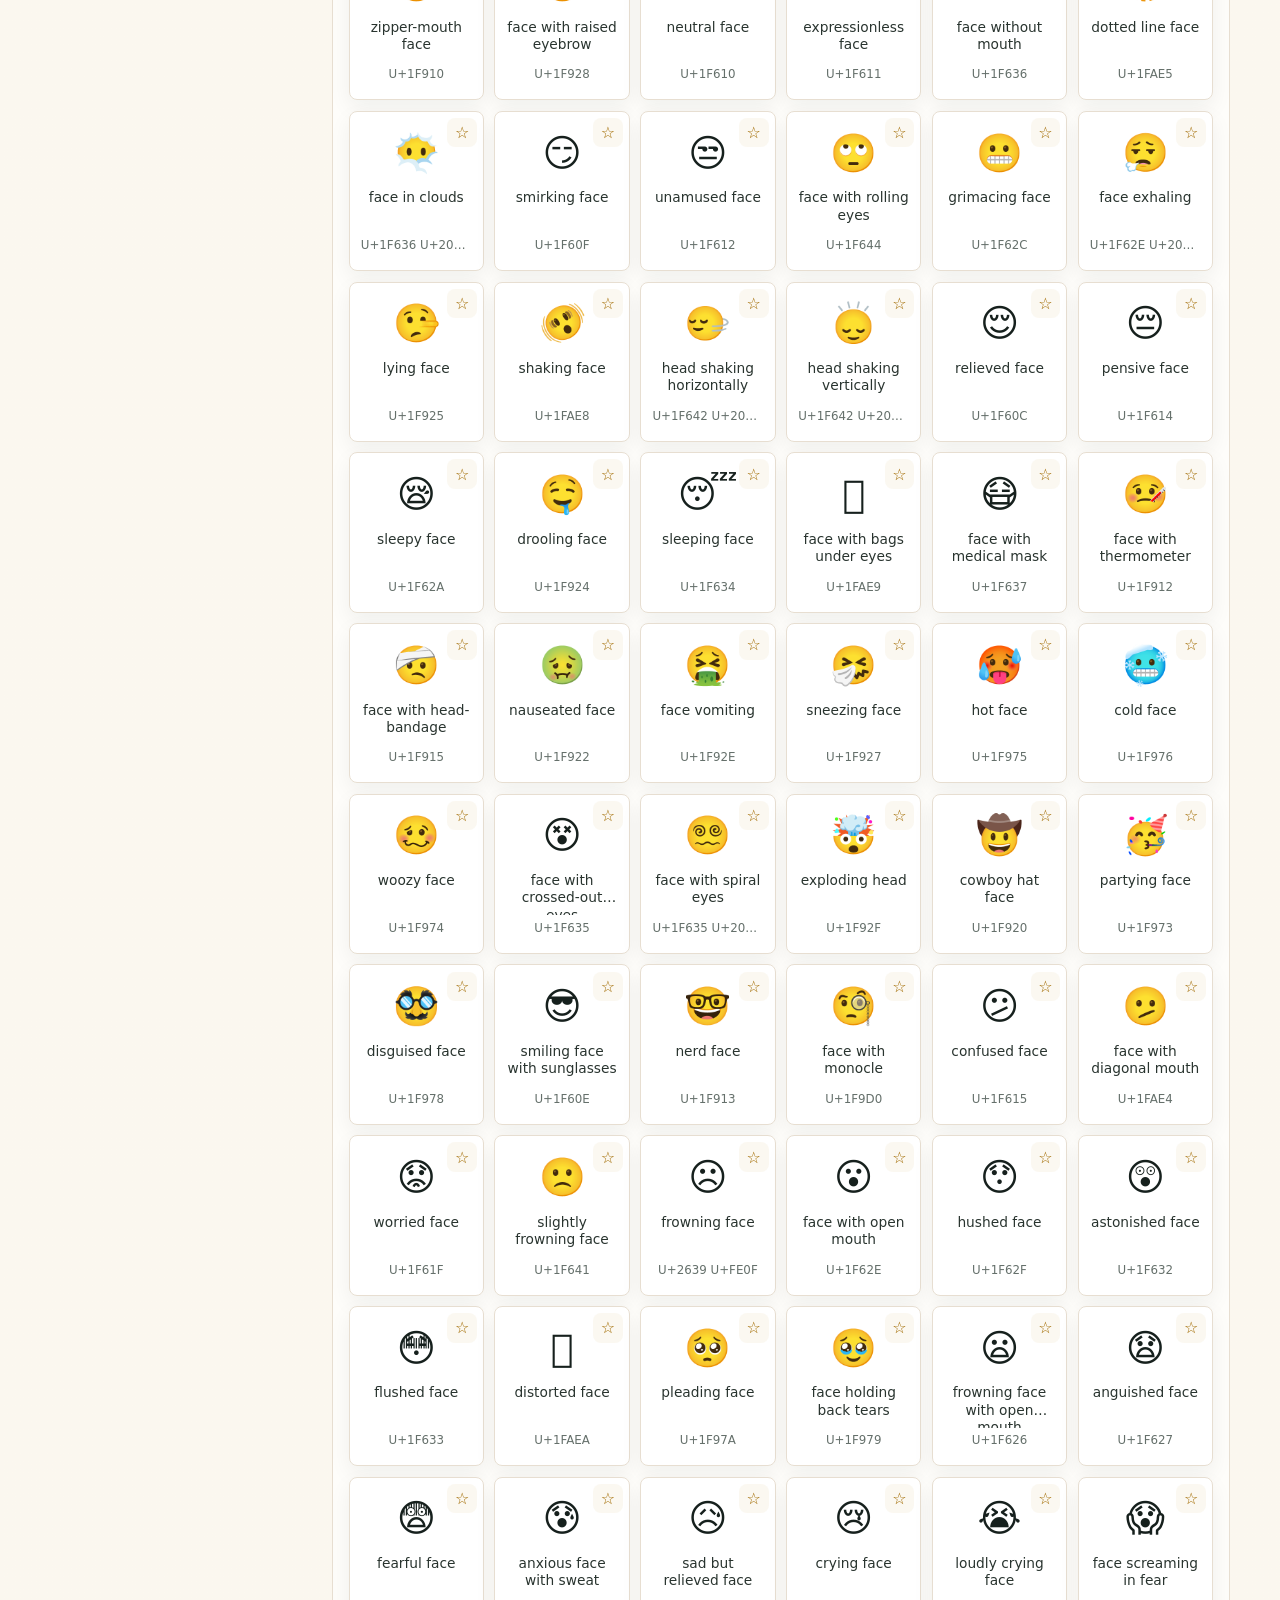
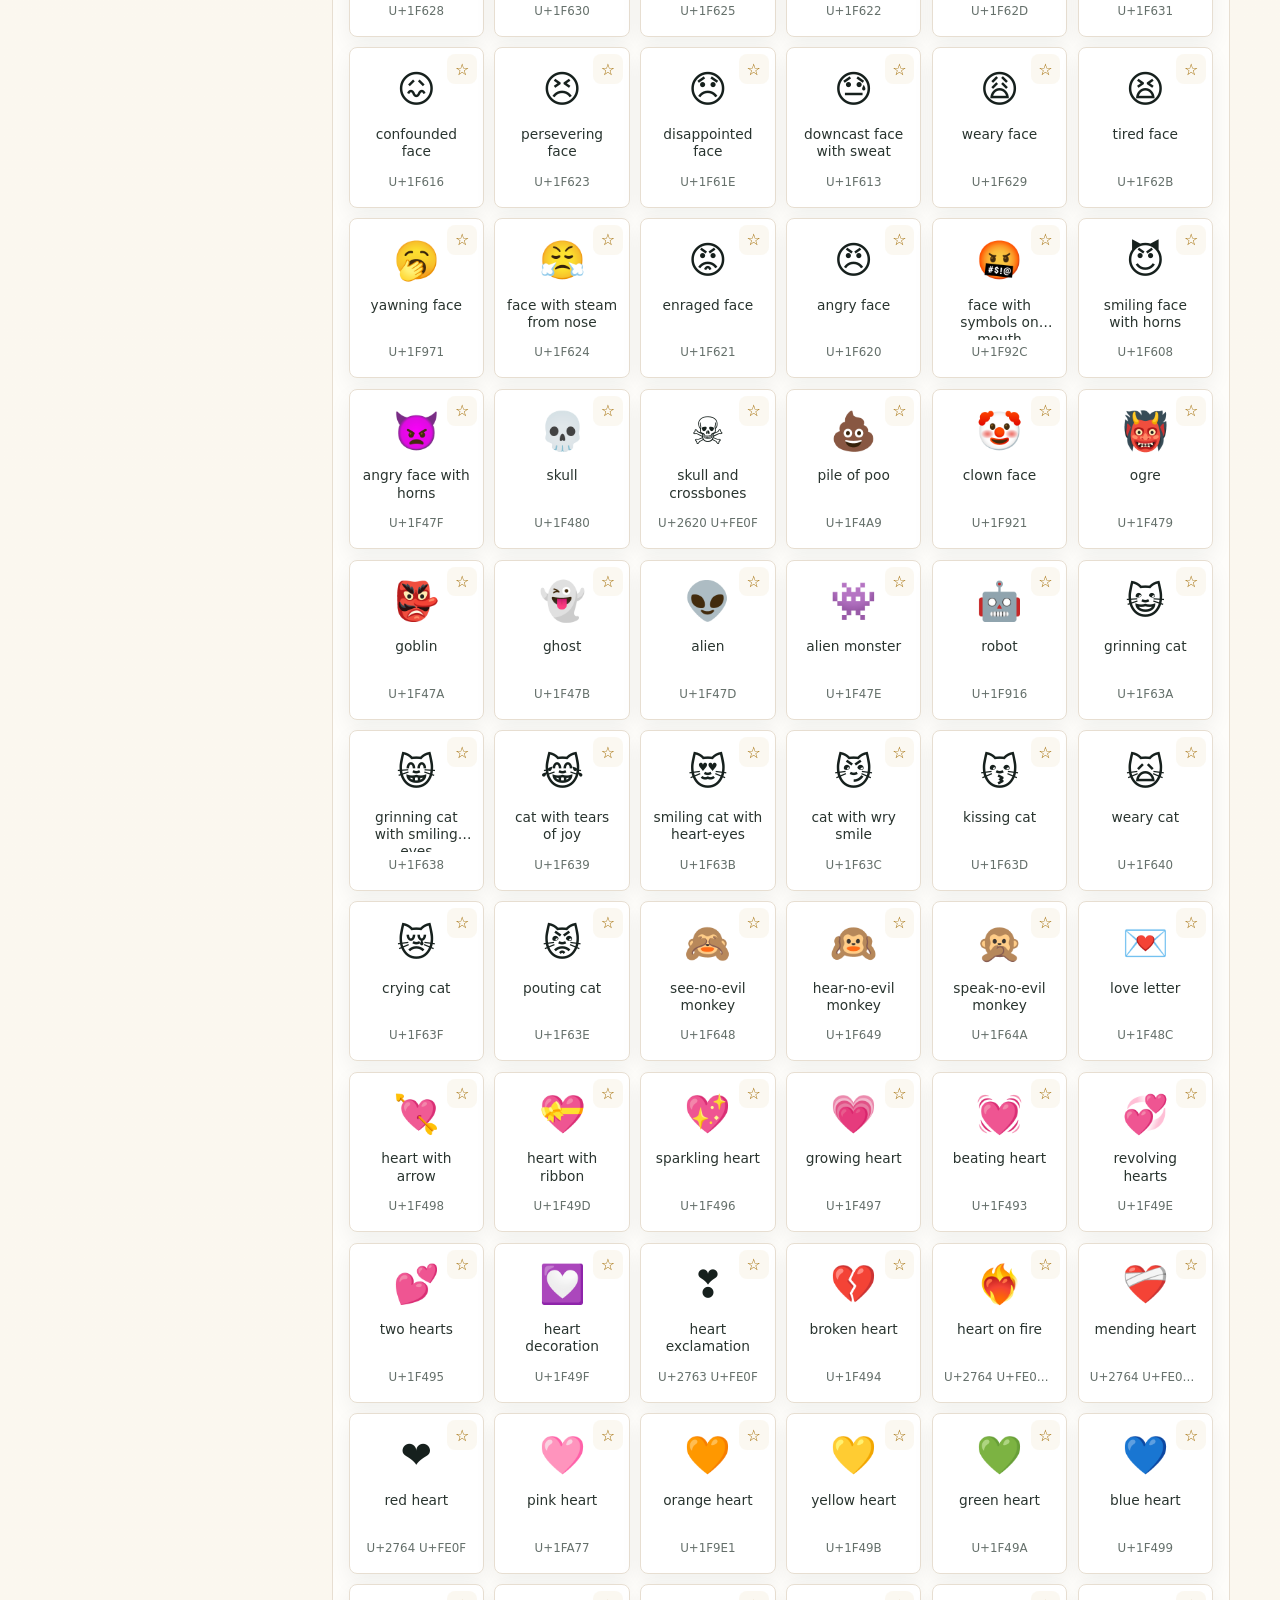
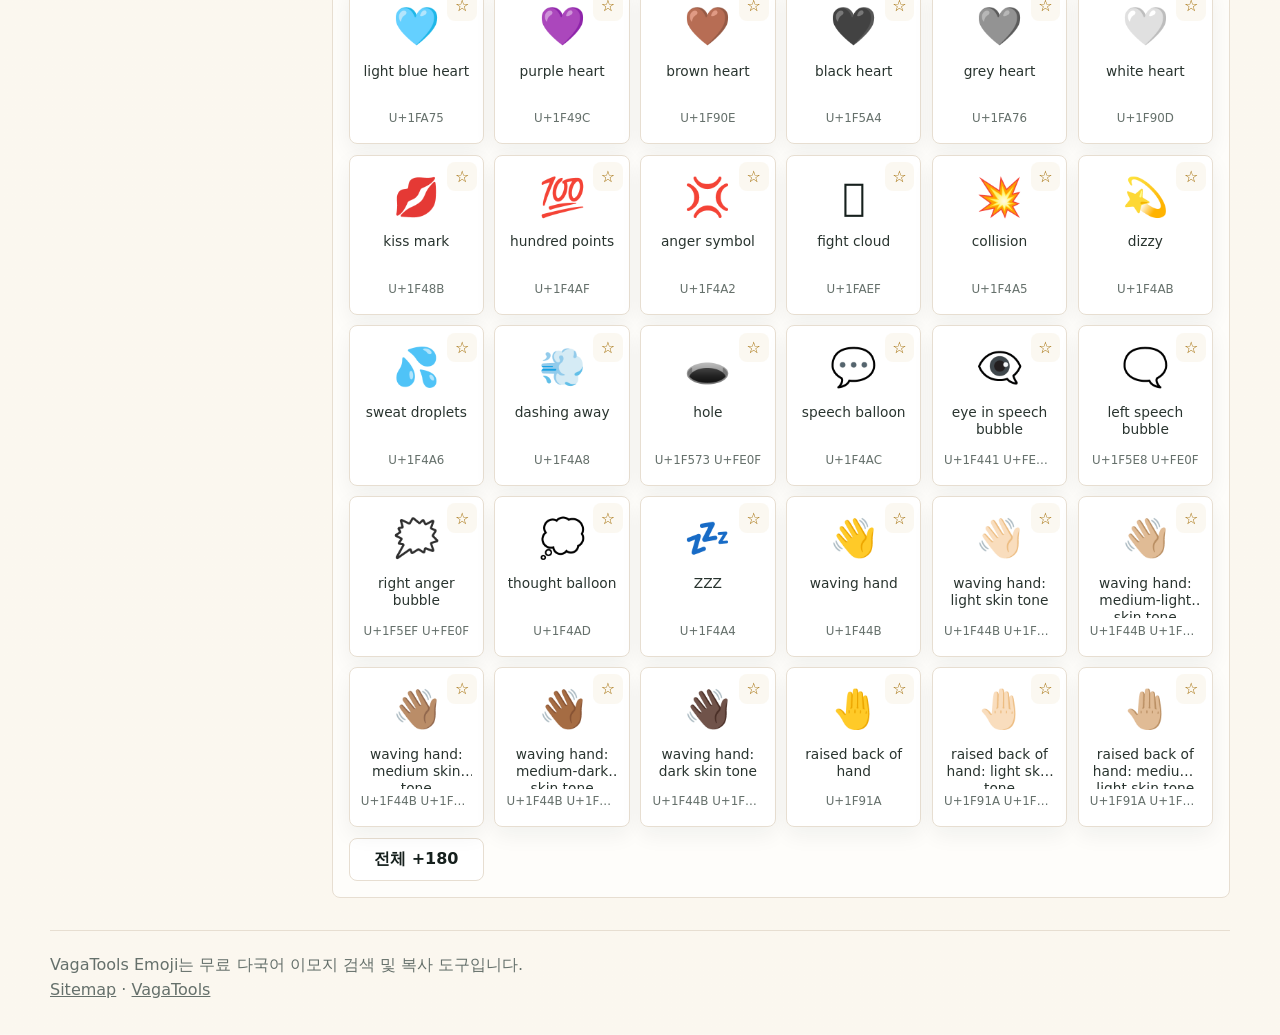
<file: ko/index.html>
<!doctype html>
<html lang="ko" dir="ltr">
<head>
  <meta charset="utf-8">
  <meta name="viewport" content="width=device-width, initial-scale=1">
  <title>이모지 모음 - 무료 복사, 검색, 다국어 Emoji 도구</title>
  <meta name="description" content="무료 이모지 웹사이트입니다. 검색, 카테고리, 원클릭 복사, Unicode 코드, 즐겨찾기, 최근 복사, 다국어 자동 인식을 지원합니다.">
  <meta name="keywords" content="이모지, emoji, 이모지 모음, 이모지 복사, 무료 이모지, 유니코드 이모지">
  <meta name="robots" content="index, follow, max-image-preview:large">
  <meta name="theme-color" content="#fbf7ef">
  <link rel="canonical" href="https://emoji.vagatools.com/ko/">
  <link rel="alternate" hreflang="zh-cn" href="https://emoji.vagatools.com/">
  <link rel="alternate" hreflang="en" href="https://emoji.vagatools.com/en/">
  <link rel="alternate" hreflang="ja" href="https://emoji.vagatools.com/ja/">
  <link rel="alternate" hreflang="ko" href="https://emoji.vagatools.com/ko/">
  <link rel="alternate" hreflang="es" href="https://emoji.vagatools.com/es/">
  <link rel="alternate" hreflang="fr" href="https://emoji.vagatools.com/fr/">
  <link rel="alternate" hreflang="de" href="https://emoji.vagatools.com/de/">
  <link rel="alternate" hreflang="pt" href="https://emoji.vagatools.com/pt/">
  <link rel="alternate" hreflang="ru" href="https://emoji.vagatools.com/ru/">
  <link rel="alternate" hreflang="ar" href="https://emoji.vagatools.com/ar/">
  <link rel="alternate" hreflang="hi" href="https://emoji.vagatools.com/hi/">
  <link rel="alternate" hreflang="x-default" href="https://emoji.vagatools.com/">
  <meta property="og:type" content="website">
  <meta property="og:site_name" content="VagaTools Emoji">
  <meta property="og:title" content="이모지 모음 - 무료 복사, 검색, 다국어 Emoji 도구">
  <meta property="og:description" content="무료 이모지 웹사이트입니다. 검색, 카테고리, 원클릭 복사, Unicode 코드, 즐겨찾기, 최근 복사, 다국어 자동 인식을 지원합니다.">
  <meta property="og:url" content="https://emoji.vagatools.com/ko/">
  <meta property="og:image" content="https://emoji.vagatools.com/assets/og-image.svg">
  <meta name="twitter:card" content="summary_large_image">
  <link rel="manifest" href="../assets/site.webmanifest">
  <link rel="icon" href="../assets/favicon.svg" type="image/svg+xml">
  <link rel="stylesheet" href="../assets/styles.css?v=20260529d">
  <script async src="https://pagead2.googlesyndication.com/pagead/js/adsbygoogle.js?client=ca-pub-9943771829287979" crossorigin="anonymous"></script>
  <script type="application/ld+json">{"@context":"https://schema.org","@type":"WebApplication","name":"이모지 모음","url":"https://emoji.vagatools.com/ko/","applicationCategory":"UtilityApplication","operatingSystem":"Any","offers":{"@type":"Offer","price":"0","priceCurrency":"USD"},"inLanguage":["zh-CN","en","ja","ko","es","fr","de","pt","ru","ar","hi"],"description":"무료 이모지 웹사이트입니다. 검색, 카테고리, 원클릭 복사, Unicode 코드, 즐겨찾기, 최근 복사, 다국어 자동 인식을 지원합니다.","potentialAction":{"@type":"SearchAction","target":"https://emoji.vagatools.com/?q={search_term_string}","query-input":"required name=search_term_string"}}</script>
</head>
<body data-lang="ko">
  <header class="topbar">
    <a class="brand" href="/ko/" aria-label="VagaTools Emoji">
      <span class="brand-mark">😊</span>
      <span>VagaTools Emoji</span>
    </a>
    <label class="language-picker">
      <span>언어</span>
      <select id="languageSelect" aria-label="언어">
        <option value="/">简体中文</option><option value="/en/">English</option><option value="/ja/">日本語</option><option value="/ko/" selected>한국어</option><option value="/es/">Español</option><option value="/fr/">Français</option><option value="/de/">Deutsch</option><option value="/pt/">Português</option><option value="/ru/">Русский</option><option value="/ar/">العربية</option><option value="/hi/">हिन्दी</option>
      </select>
    </label>
  </header>

  <main>
    <section class="hero">
      <div class="hero-copy">
        <p class="eyebrow">emoji.vagatools.com</p>
        <h1>이모지 모음</h1>
        <p>검색하고 분류별로 찾고 바로 복사하세요. 무료이며 가입이 필요 없습니다.</p>
      </div>
      <form class="search-panel" role="search">
        <label class="search-box">
          <span aria-hidden="true">⌕</span>
          <input id="searchInput" name="q" autocomplete="off" placeholder="이모지, 이름, 분류, Unicode 검색" aria-label="이모지, 이름, 분류, Unicode 검색">
        </label>
        <button class="ghost-button" id="clearSearch" type="button">지우기</button>
      </form>
    </section>

    <section class="ad-band" aria-label="Sponsored">
      <ins class="adsbygoogle"
        style="display:block"
        data-ad-client="ca-pub-9943771829287979"
        data-ad-format="auto"
        data-full-width-responsive="true"></ins>
    </section>

    <section class="workspace" aria-live="polite">
      <aside class="sidebar">
        <div class="quick-tabs" id="quickTabs"></div>
        <nav class="categories" id="categoryList" aria-label="분류"></nav>
      </aside>

      <section class="results">
        <div class="results-head">
          <div>
            <h2 id="sectionTitle">전체</h2>
            <p><span id="resultCount">0</span> 복사 가능한 이모지</p>
          </div>
          <button class="ghost-button" id="copyVisible" type="button">복사</button>
        </div>
        <div class="emoji-grid" id="emojiGrid"></div>
        <p class="empty" id="emptyState" hidden>검색 결과가 없습니다</p>
      </section>
    </section>
  </main>

  <dialog class="emoji-dialog" id="emojiDialog">
    <button class="dialog-close" id="closeDialog" aria-label="Close">×</button>
    <div class="dialog-symbol" id="dialogSymbol"></div>
    <h2 id="dialogName"></h2>
    <dl>
      <div><dt>코드</dt><dd id="dialogCode"></dd></div>
      <div><dt>분류</dt><dd id="dialogGroup"></dd></div>
    </dl>
    <div class="dialog-actions">
      <button class="primary-button" id="dialogCopy" type="button">복사</button>
      <button class="ghost-button" id="dialogFavorite" type="button">즐겨찾기</button>
    </div>
  </dialog>

  <div class="toast" id="toast" role="status" aria-live="polite">복사됨</div>

  <footer>
    <p>VagaTools Emoji는 무료 다국어 이모지 검색 및 복사 도구입니다.</p>
    <p><a href="https://emoji.vagatools.com/sitemap.xml">Sitemap</a> · <a href="https://vagatools.com">VagaTools</a></p>
  </footer>

  <script>
    window.APP_I18N = {"code":"코드","dir":"ko","label":"한국어","title":"이모지 모음 - 무료 복사, 검색, 다국어 Emoji 도구","description":"무료 이모지 웹사이트입니다. 검색, 카테고리, 원클릭 복사, Unicode 코드, 즐겨찾기, 최근 복사, 다국어 자동 인식을 지원합니다.","keywords":"이모지, emoji, 이모지 모음, 이모지 복사, 무료 이모지, 유니코드 이모지","heroTitle":"이모지 모음","heroText":"검색하고 분류별로 찾고 바로 복사하세요. 무료이며 가입이 필요 없습니다.","searchPlaceholder":"이모지, 이름, 분류, Unicode 검색","all":"전체","popular":"인기","favorites":"즐겨찾기","recent":"최근","copied":"복사됨","copy":"복사","group":"분류","noResults":"검색 결과가 없습니다","clear":"지우기","language":"언어","stats":"복사 가능한 이모지","footer":"VagaTools Emoji는 무료 다국어 이모지 검색 및 복사 도구입니다."};
    window.CATEGORY_I18N = {"Smileys & Emotion":{"zh-CN":"笑脸与情感","en":"Smileys & Emotion","ja":"スマイルと感情","ko":"스마일리와 감정","es":"Caras y emoción","fr":"Smileys et émotions","de":"Smileys und Emotionen","pt":"Carinhas e emoção","ru":"Смайлы и эмоции","ar":"الوجوه والمشاعر","hi":"स्माइली और भावना"},"People & Body":{"zh-CN":"人物与身体","en":"People & Body","ja":"人と体","ko":"사람과 몸","es":"Personas y cuerpo","fr":"Personnes et corps","de":"Menschen und Körper","pt":"Pessoas e corpo","ru":"Люди и тело","ar":"الأشخاص والجسم","hi":"लोग और शरीर"},"Component":{"zh-CN":"组件","en":"Component","ja":"部品","ko":"구성 요소","es":"Componentes","fr":"Composants","de":"Komponenten","pt":"Componentes","ru":"Компоненты","ar":"المكونات","hi":"घटक"},"Animals & Nature":{"zh-CN":"动物与自然","en":"Animals & Nature","ja":"動物と自然","ko":"동물과 자연","es":"Animales y naturaleza","fr":"Animaux et nature","de":"Tiere und Natur","pt":"Animais e natureza","ru":"Животные и природа","ar":"الحيوانات والطبيعة","hi":"जानवर और प्रकृति"},"Food & Drink":{"zh-CN":"食物与饮品","en":"Food & Drink","ja":"食べ物と飲み物","ko":"음식과 음료","es":"Comida y bebida","fr":"Nourriture et boisson","de":"Essen und Trinken","pt":"Comida e bebida","ru":"Еда и напитки","ar":"الطعام والشراب","hi":"भोजन और पेय"},"Travel & Places":{"zh-CN":"旅行与地点","en":"Travel & Places","ja":"旅行と場所","ko":"여행과 장소","es":"Viajes y lugares","fr":"Voyages et lieux","de":"Reisen und Orte","pt":"Viagens e lugares","ru":"Путешествия и места","ar":"السفر والأماكن","hi":"यात्रा और स्थान"},"Activities":{"zh-CN":"活动","en":"Activities","ja":"アクティビティ","ko":"활동","es":"Actividades","fr":"Activités","de":"Aktivitäten","pt":"Atividades","ru":"Занятия","ar":"الأنشطة","hi":"गतिविधियां"},"Objects":{"zh-CN":"物品","en":"Objects","ja":"物","ko":"물건","es":"Objetos","fr":"Objets","de":"Objekte","pt":"Objetos","ru":"Предметы","ar":"الأشياء","hi":"वस्तुएं"},"Symbols":{"zh-CN":"符号","en":"Symbols","ja":"記号","ko":"기호","es":"Símbolos","fr":"Symboles","de":"Symbole","pt":"Símbolos","ru":"Символы","ar":"الرموز","hi":"प्रतीक"},"Flags":{"zh-CN":"旗帜","en":"Flags","ja":"旗","ko":"깃발","es":"Banderas","fr":"Drapeaux","de":"Flaggen","pt":"Bandeiras","ru":"Флаги","ar":"الأعلام","hi":"झंडे"}};
    window.SITE_LANGUAGES = [{"code":"zh-CN","dir":".","label":"简体中文"},{"code":"en","dir":"en","label":"English"},{"code":"ja","dir":"ja","label":"日本語"},{"code":"ko","dir":"ko","label":"한국어"},{"code":"es","dir":"es","label":"Español"},{"code":"fr","dir":"fr","label":"Français"},{"code":"de","dir":"de","label":"Deutsch"},{"code":"pt","dir":"pt","label":"Português"},{"code":"ru","dir":"ru","label":"Русский"},{"code":"ar","dir":"ar","label":"العربية"},{"code":"hi","dir":"hi","label":"हिन्दी"}];
  </script>
  <script src="../assets/emoji-data.js" defer></script>
  <script src="../assets/app.js?v=20260529d" defer></script>
</body>
</html>
</file>
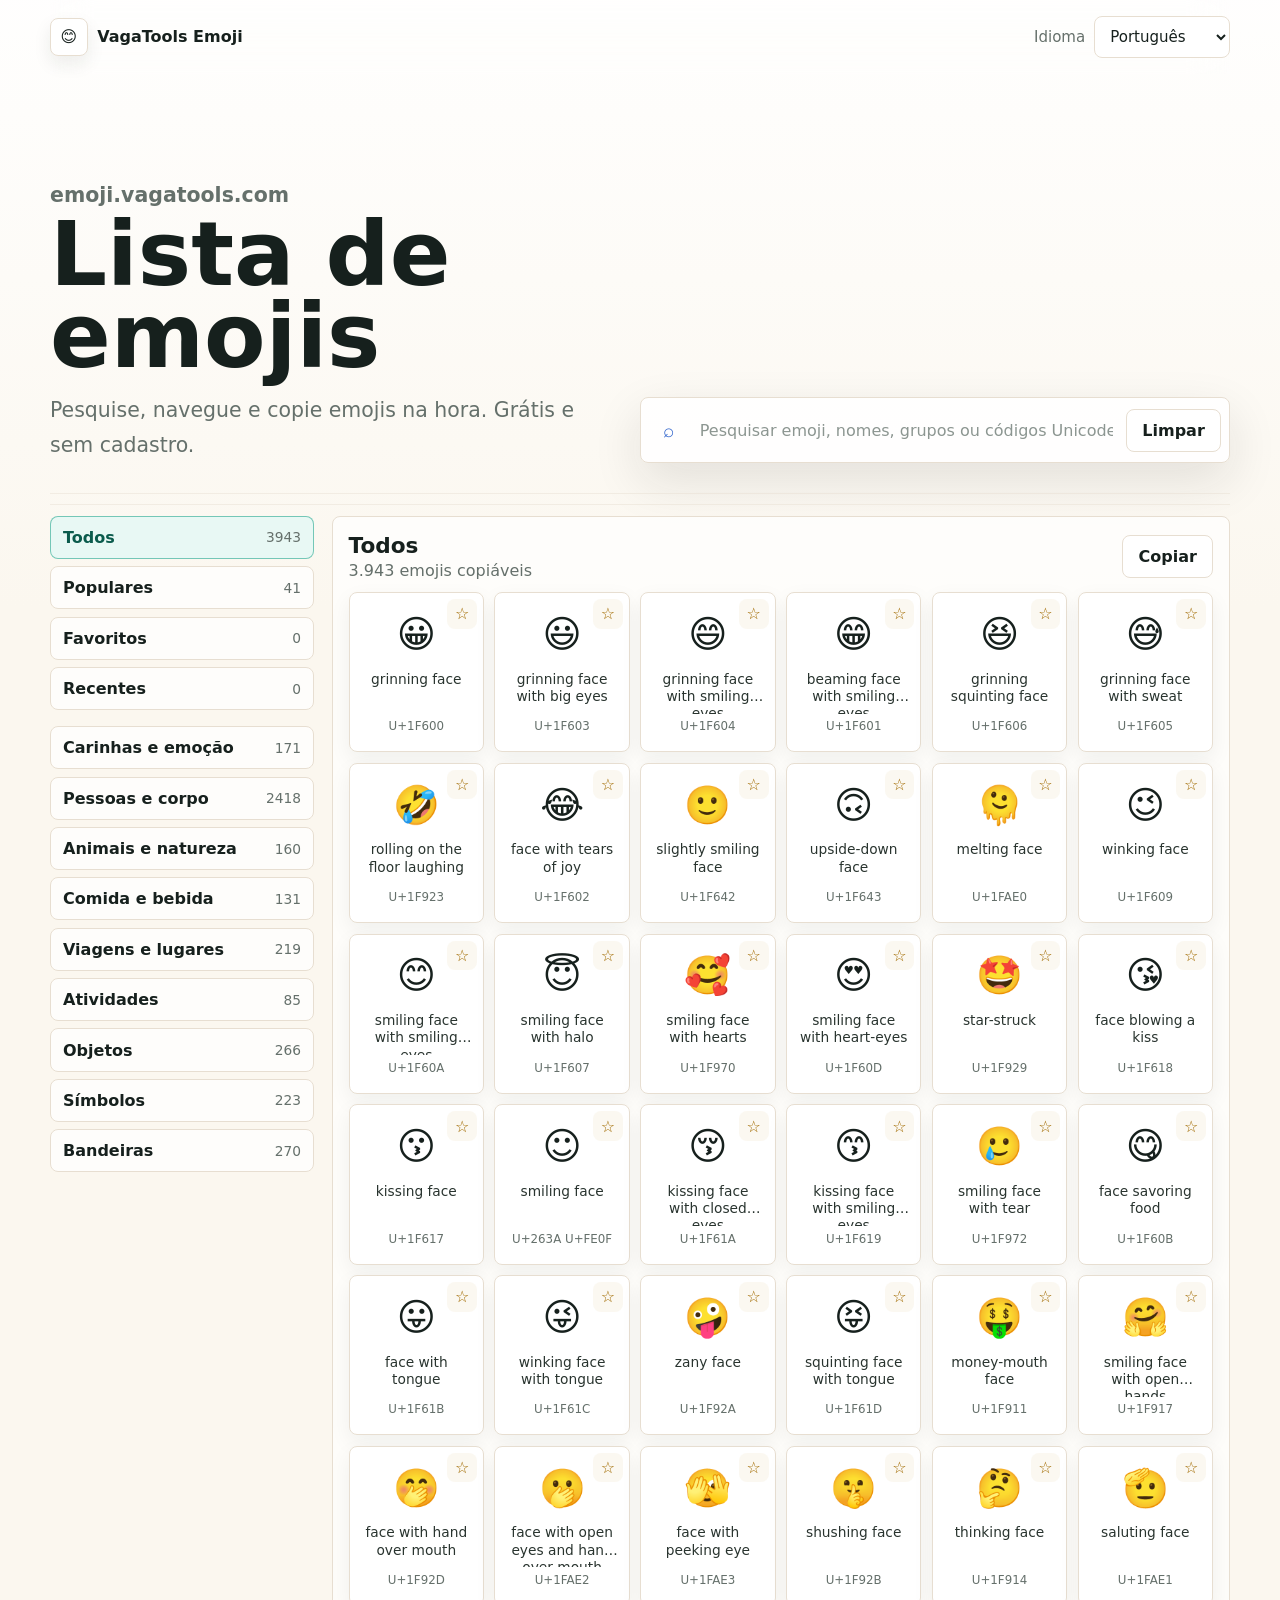
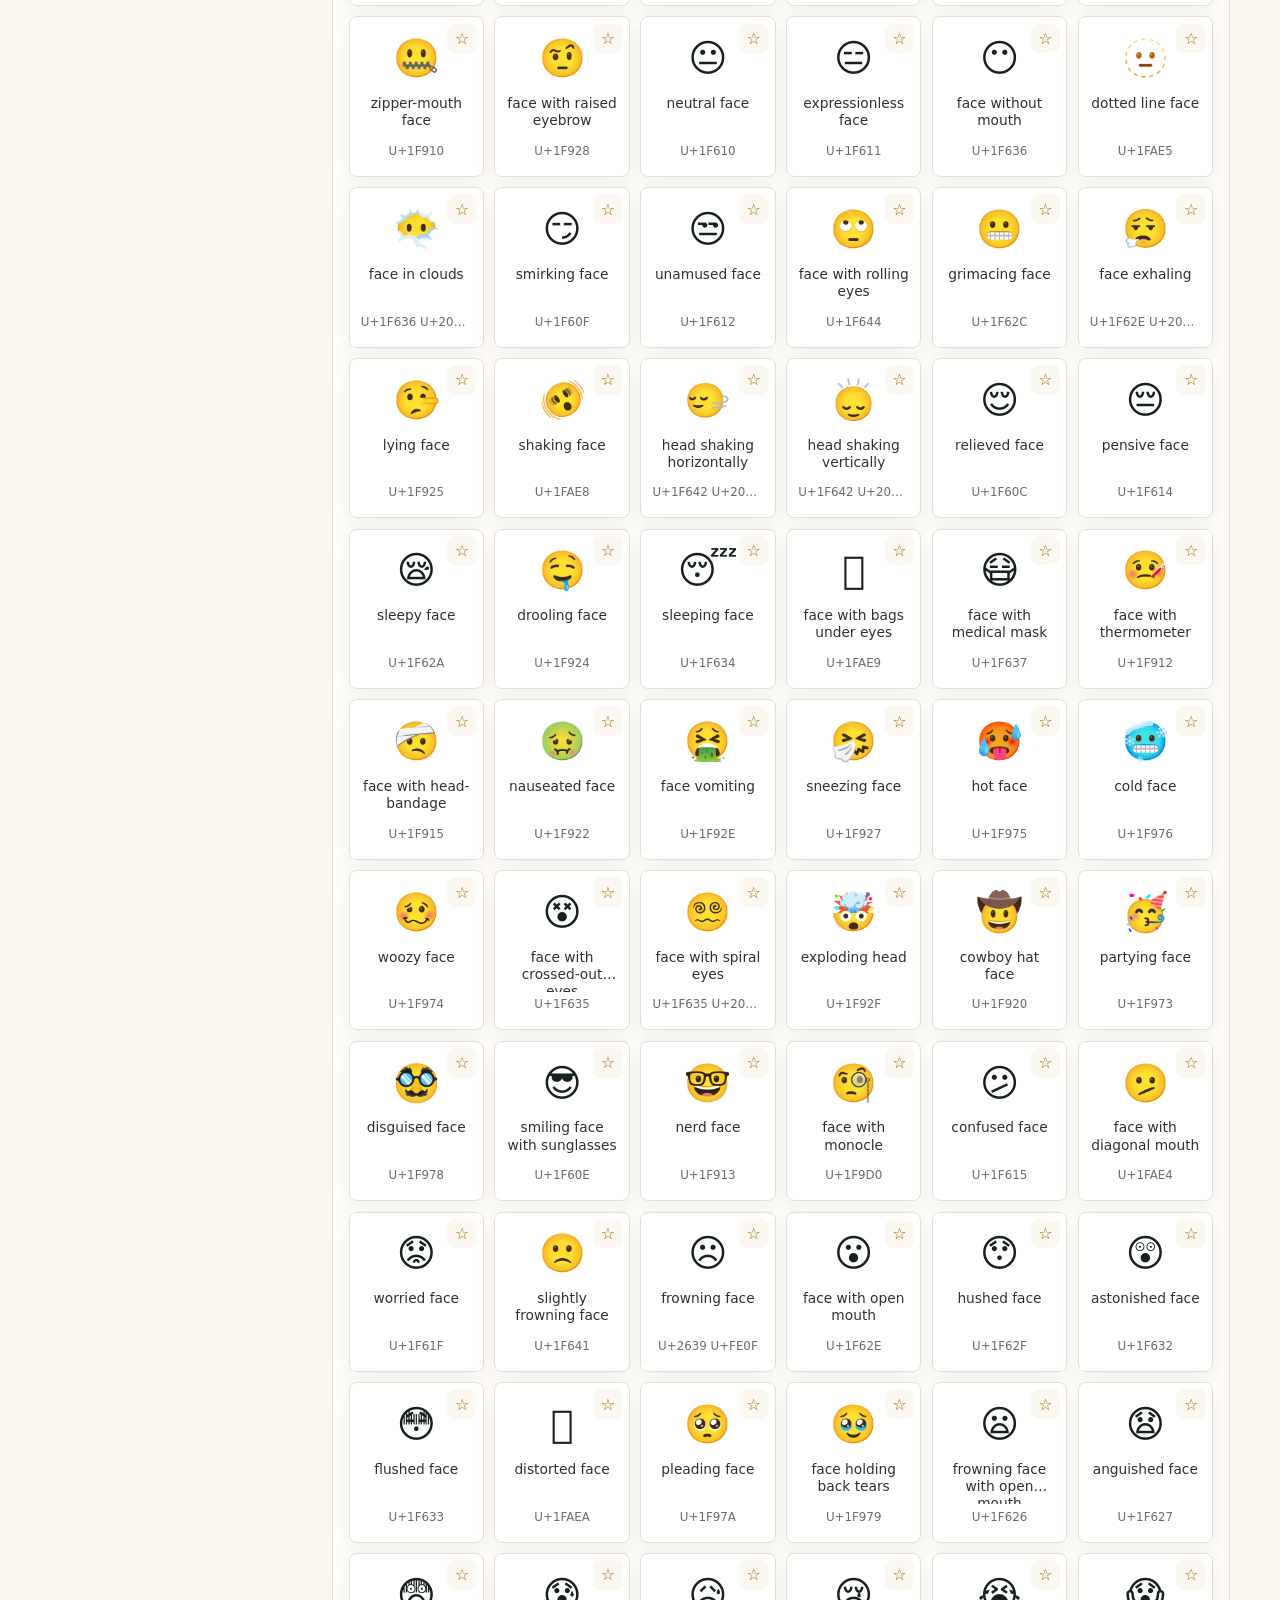
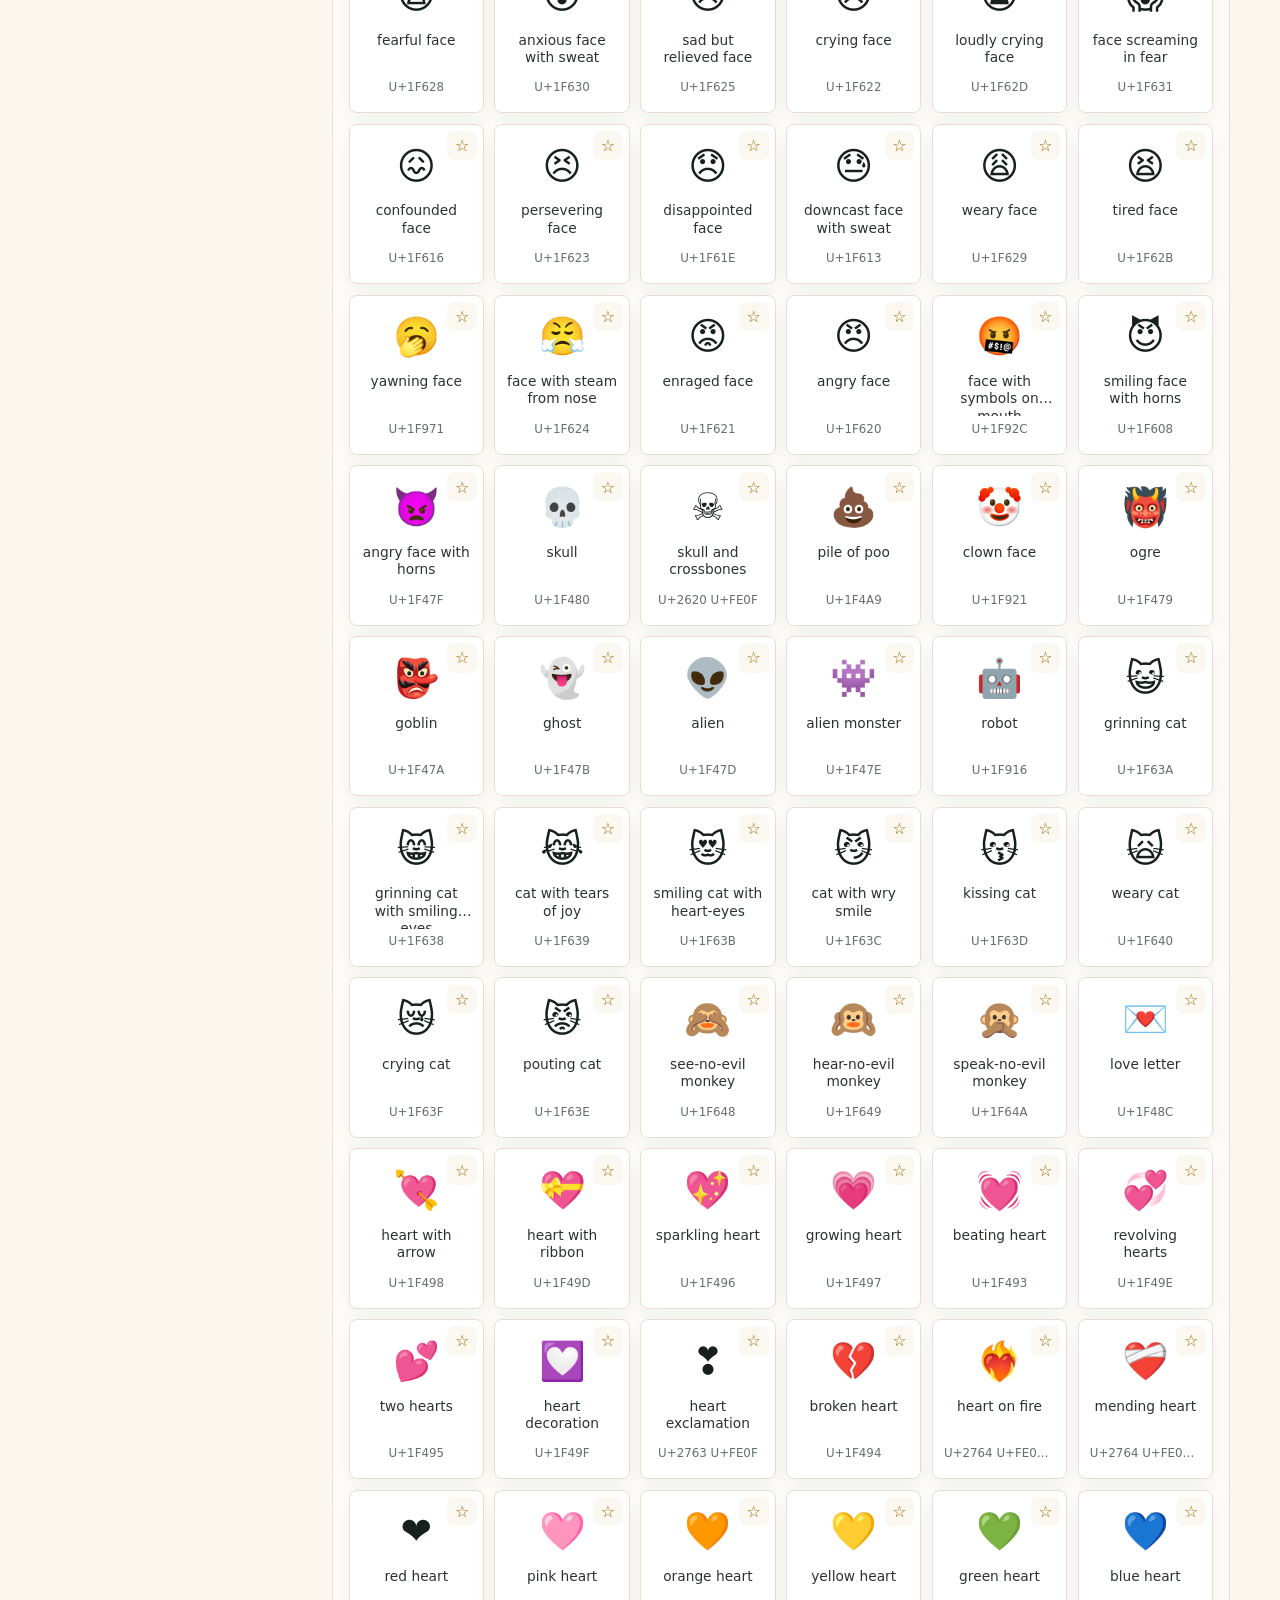
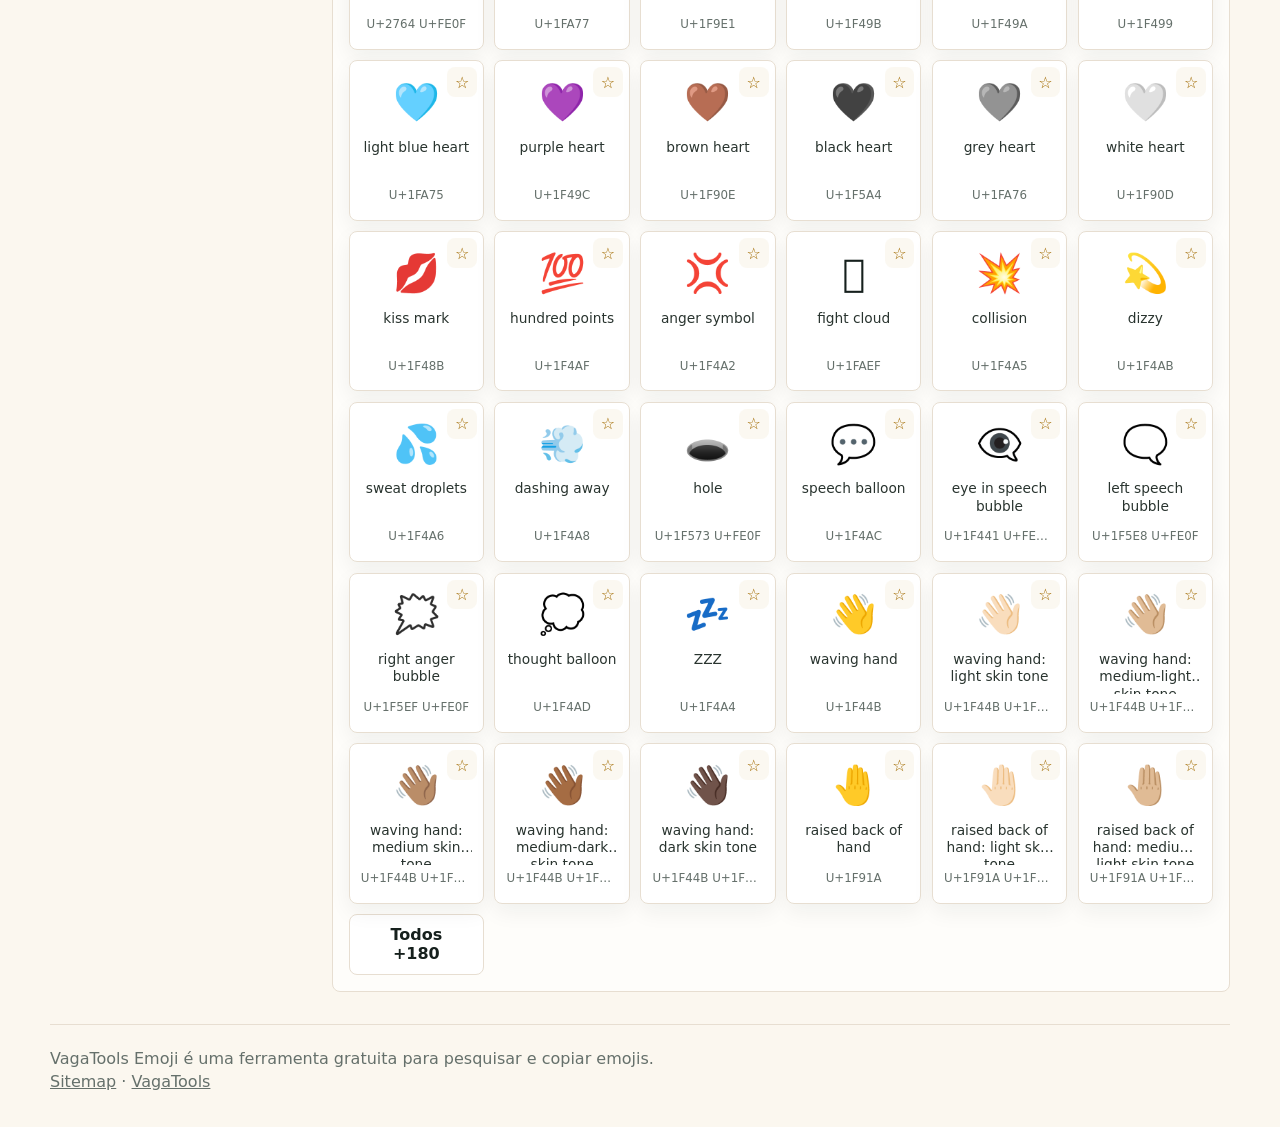
<file: pt/index.html>
<!doctype html>
<html lang="pt" dir="ltr">
<head>
  <meta charset="utf-8">
  <meta name="viewport" content="width=device-width, initial-scale=1">
  <title>Lista de emojis - Copiar grátis, pesquisar e ver Unicode</title>
  <meta name="description" content="Site gratuito de emojis para copiar rápido, pesquisar por categorias, ver códigos Unicode, salvar favoritos e usar em vários idiomas.">
  <meta name="keywords" content="emoji, emojis, copiar emoji, emoji gratis, busca emoji, unicode emoji, simbolos emoji">
  <meta name="robots" content="index, follow, max-image-preview:large">
  <meta name="theme-color" content="#fbf7ef">
  <link rel="canonical" href="https://emoji.vagatools.com/pt/">
  <link rel="alternate" hreflang="zh-cn" href="https://emoji.vagatools.com/">
  <link rel="alternate" hreflang="en" href="https://emoji.vagatools.com/en/">
  <link rel="alternate" hreflang="ja" href="https://emoji.vagatools.com/ja/">
  <link rel="alternate" hreflang="ko" href="https://emoji.vagatools.com/ko/">
  <link rel="alternate" hreflang="es" href="https://emoji.vagatools.com/es/">
  <link rel="alternate" hreflang="fr" href="https://emoji.vagatools.com/fr/">
  <link rel="alternate" hreflang="de" href="https://emoji.vagatools.com/de/">
  <link rel="alternate" hreflang="pt" href="https://emoji.vagatools.com/pt/">
  <link rel="alternate" hreflang="ru" href="https://emoji.vagatools.com/ru/">
  <link rel="alternate" hreflang="ar" href="https://emoji.vagatools.com/ar/">
  <link rel="alternate" hreflang="hi" href="https://emoji.vagatools.com/hi/">
  <link rel="alternate" hreflang="x-default" href="https://emoji.vagatools.com/">
  <meta property="og:type" content="website">
  <meta property="og:site_name" content="VagaTools Emoji">
  <meta property="og:title" content="Lista de emojis - Copiar grátis, pesquisar e ver Unicode">
  <meta property="og:description" content="Site gratuito de emojis para copiar rápido, pesquisar por categorias, ver códigos Unicode, salvar favoritos e usar em vários idiomas.">
  <meta property="og:url" content="https://emoji.vagatools.com/pt/">
  <meta property="og:image" content="https://emoji.vagatools.com/assets/og-image.svg">
  <meta name="twitter:card" content="summary_large_image">
  <link rel="manifest" href="../assets/site.webmanifest">
  <link rel="icon" href="../assets/favicon.svg" type="image/svg+xml">
  <link rel="stylesheet" href="../assets/styles.css?v=20260529d">
  <script async src="https://pagead2.googlesyndication.com/pagead/js/adsbygoogle.js?client=ca-pub-9943771829287979" crossorigin="anonymous"></script>
  <script type="application/ld+json">{"@context":"https://schema.org","@type":"WebApplication","name":"Lista de emojis","url":"https://emoji.vagatools.com/pt/","applicationCategory":"UtilityApplication","operatingSystem":"Any","offers":{"@type":"Offer","price":"0","priceCurrency":"USD"},"inLanguage":["zh-CN","en","ja","ko","es","fr","de","pt","ru","ar","hi"],"description":"Site gratuito de emojis para copiar rápido, pesquisar por categorias, ver códigos Unicode, salvar favoritos e usar em vários idiomas.","potentialAction":{"@type":"SearchAction","target":"https://emoji.vagatools.com/?q={search_term_string}","query-input":"required name=search_term_string"}}</script>
</head>
<body data-lang="pt">
  <header class="topbar">
    <a class="brand" href="/pt/" aria-label="VagaTools Emoji">
      <span class="brand-mark">😊</span>
      <span>VagaTools Emoji</span>
    </a>
    <label class="language-picker">
      <span>Idioma</span>
      <select id="languageSelect" aria-label="Idioma">
        <option value="/">简体中文</option><option value="/en/">English</option><option value="/ja/">日本語</option><option value="/ko/">한국어</option><option value="/es/" selected>Español</option><option value="/fr/">Français</option><option value="/de/">Deutsch</option><option value="/pt/" selected>Português</option><option value="/ru/">Русский</option><option value="/ar/">العربية</option><option value="/hi/">हिन्दी</option>
      </select>
    </label>
  </header>

  <main>
    <section class="hero">
      <div class="hero-copy">
        <p class="eyebrow">emoji.vagatools.com</p>
        <h1>Lista de emojis</h1>
        <p>Pesquise, navegue e copie emojis na hora. Grátis e sem cadastro.</p>
      </div>
      <form class="search-panel" role="search">
        <label class="search-box">
          <span aria-hidden="true">⌕</span>
          <input id="searchInput" name="q" autocomplete="off" placeholder="Pesquisar emoji, nomes, grupos ou códigos Unicode" aria-label="Pesquisar emoji, nomes, grupos ou códigos Unicode">
        </label>
        <button class="ghost-button" id="clearSearch" type="button">Limpar</button>
      </form>
    </section>

    <section class="ad-band" aria-label="Sponsored">
      <ins class="adsbygoogle"
        style="display:block"
        data-ad-client="ca-pub-9943771829287979"
        data-ad-format="auto"
        data-full-width-responsive="true"></ins>
    </section>

    <section class="workspace" aria-live="polite">
      <aside class="sidebar">
        <div class="quick-tabs" id="quickTabs"></div>
        <nav class="categories" id="categoryList" aria-label="Grupo"></nav>
      </aside>

      <section class="results">
        <div class="results-head">
          <div>
            <h2 id="sectionTitle">Todos</h2>
            <p><span id="resultCount">0</span> emojis copiáveis</p>
          </div>
          <button class="ghost-button" id="copyVisible" type="button">Copiar</button>
        </div>
        <div class="emoji-grid" id="emojiGrid"></div>
        <p class="empty" id="emptyState" hidden>Nenhum emoji encontrado</p>
      </section>
    </section>
  </main>

  <dialog class="emoji-dialog" id="emojiDialog">
    <button class="dialog-close" id="closeDialog" aria-label="Close">×</button>
    <div class="dialog-symbol" id="dialogSymbol"></div>
    <h2 id="dialogName"></h2>
    <dl>
      <div><dt>Código</dt><dd id="dialogCode"></dd></div>
      <div><dt>Grupo</dt><dd id="dialogGroup"></dd></div>
    </dl>
    <div class="dialog-actions">
      <button class="primary-button" id="dialogCopy" type="button">Copiar</button>
      <button class="ghost-button" id="dialogFavorite" type="button">Favoritos</button>
    </div>
  </dialog>

  <div class="toast" id="toast" role="status" aria-live="polite">Copiado</div>

  <footer>
    <p>VagaTools Emoji é uma ferramenta gratuita para pesquisar e copiar emojis.</p>
    <p><a href="https://emoji.vagatools.com/sitemap.xml">Sitemap</a> · <a href="https://vagatools.com">VagaTools</a></p>
  </footer>

  <script>
    window.APP_I18N = {"code":"Código","dir":"pt","label":"Português","title":"Lista de emojis - Copiar grátis, pesquisar e ver Unicode","description":"Site gratuito de emojis para copiar rápido, pesquisar por categorias, ver códigos Unicode, salvar favoritos e usar em vários idiomas.","keywords":"emoji, emojis, copiar emoji, emoji gratis, busca emoji, unicode emoji, simbolos emoji","heroTitle":"Lista de emojis","heroText":"Pesquise, navegue e copie emojis na hora. Grátis e sem cadastro.","searchPlaceholder":"Pesquisar emoji, nomes, grupos ou códigos Unicode","all":"Todos","popular":"Populares","favorites":"Favoritos","recent":"Recentes","copied":"Copiado","copy":"Copiar","group":"Grupo","noResults":"Nenhum emoji encontrado","clear":"Limpar","language":"Idioma","stats":"emojis copiáveis","footer":"VagaTools Emoji é uma ferramenta gratuita para pesquisar e copiar emojis."};
    window.CATEGORY_I18N = {"Smileys & Emotion":{"zh-CN":"笑脸与情感","en":"Smileys & Emotion","ja":"スマイルと感情","ko":"스마일리와 감정","es":"Caras y emoción","fr":"Smileys et émotions","de":"Smileys und Emotionen","pt":"Carinhas e emoção","ru":"Смайлы и эмоции","ar":"الوجوه والمشاعر","hi":"स्माइली और भावना"},"People & Body":{"zh-CN":"人物与身体","en":"People & Body","ja":"人と体","ko":"사람과 몸","es":"Personas y cuerpo","fr":"Personnes et corps","de":"Menschen und Körper","pt":"Pessoas e corpo","ru":"Люди и тело","ar":"الأشخاص والجسم","hi":"लोग और शरीर"},"Component":{"zh-CN":"组件","en":"Component","ja":"部品","ko":"구성 요소","es":"Componentes","fr":"Composants","de":"Komponenten","pt":"Componentes","ru":"Компоненты","ar":"المكونات","hi":"घटक"},"Animals & Nature":{"zh-CN":"动物与自然","en":"Animals & Nature","ja":"動物と自然","ko":"동물과 자연","es":"Animales y naturaleza","fr":"Animaux et nature","de":"Tiere und Natur","pt":"Animais e natureza","ru":"Животные и природа","ar":"الحيوانات والطبيعة","hi":"जानवर और प्रकृति"},"Food & Drink":{"zh-CN":"食物与饮品","en":"Food & Drink","ja":"食べ物と飲み物","ko":"음식과 음료","es":"Comida y bebida","fr":"Nourriture et boisson","de":"Essen und Trinken","pt":"Comida e bebida","ru":"Еда и напитки","ar":"الطعام والشراب","hi":"भोजन और पेय"},"Travel & Places":{"zh-CN":"旅行与地点","en":"Travel & Places","ja":"旅行と場所","ko":"여행과 장소","es":"Viajes y lugares","fr":"Voyages et lieux","de":"Reisen und Orte","pt":"Viagens e lugares","ru":"Путешествия и места","ar":"السفر والأماكن","hi":"यात्रा और स्थान"},"Activities":{"zh-CN":"活动","en":"Activities","ja":"アクティビティ","ko":"활동","es":"Actividades","fr":"Activités","de":"Aktivitäten","pt":"Atividades","ru":"Занятия","ar":"الأنشطة","hi":"गतिविधियां"},"Objects":{"zh-CN":"物品","en":"Objects","ja":"物","ko":"물건","es":"Objetos","fr":"Objets","de":"Objekte","pt":"Objetos","ru":"Предметы","ar":"الأشياء","hi":"वस्तुएं"},"Symbols":{"zh-CN":"符号","en":"Symbols","ja":"記号","ko":"기호","es":"Símbolos","fr":"Symboles","de":"Symbole","pt":"Símbolos","ru":"Символы","ar":"الرموز","hi":"प्रतीक"},"Flags":{"zh-CN":"旗帜","en":"Flags","ja":"旗","ko":"깃발","es":"Banderas","fr":"Drapeaux","de":"Flaggen","pt":"Bandeiras","ru":"Флаги","ar":"الأعلام","hi":"झंडे"}};
    window.SITE_LANGUAGES = [{"code":"zh-CN","dir":".","label":"简体中文"},{"code":"en","dir":"en","label":"English"},{"code":"ja","dir":"ja","label":"日本語"},{"code":"ko","dir":"ko","label":"한국어"},{"code":"es","dir":"es","label":"Español"},{"code":"fr","dir":"fr","label":"Français"},{"code":"de","dir":"de","label":"Deutsch"},{"code":"pt","dir":"pt","label":"Português"},{"code":"ru","dir":"ru","label":"Русский"},{"code":"ar","dir":"ar","label":"العربية"},{"code":"hi","dir":"hi","label":"हिन्दी"}];
  </script>
  <script src="../assets/emoji-data.js" defer></script>
  <script src="../assets/app.js?v=20260529d" defer></script>
</body>
</html>
</file>
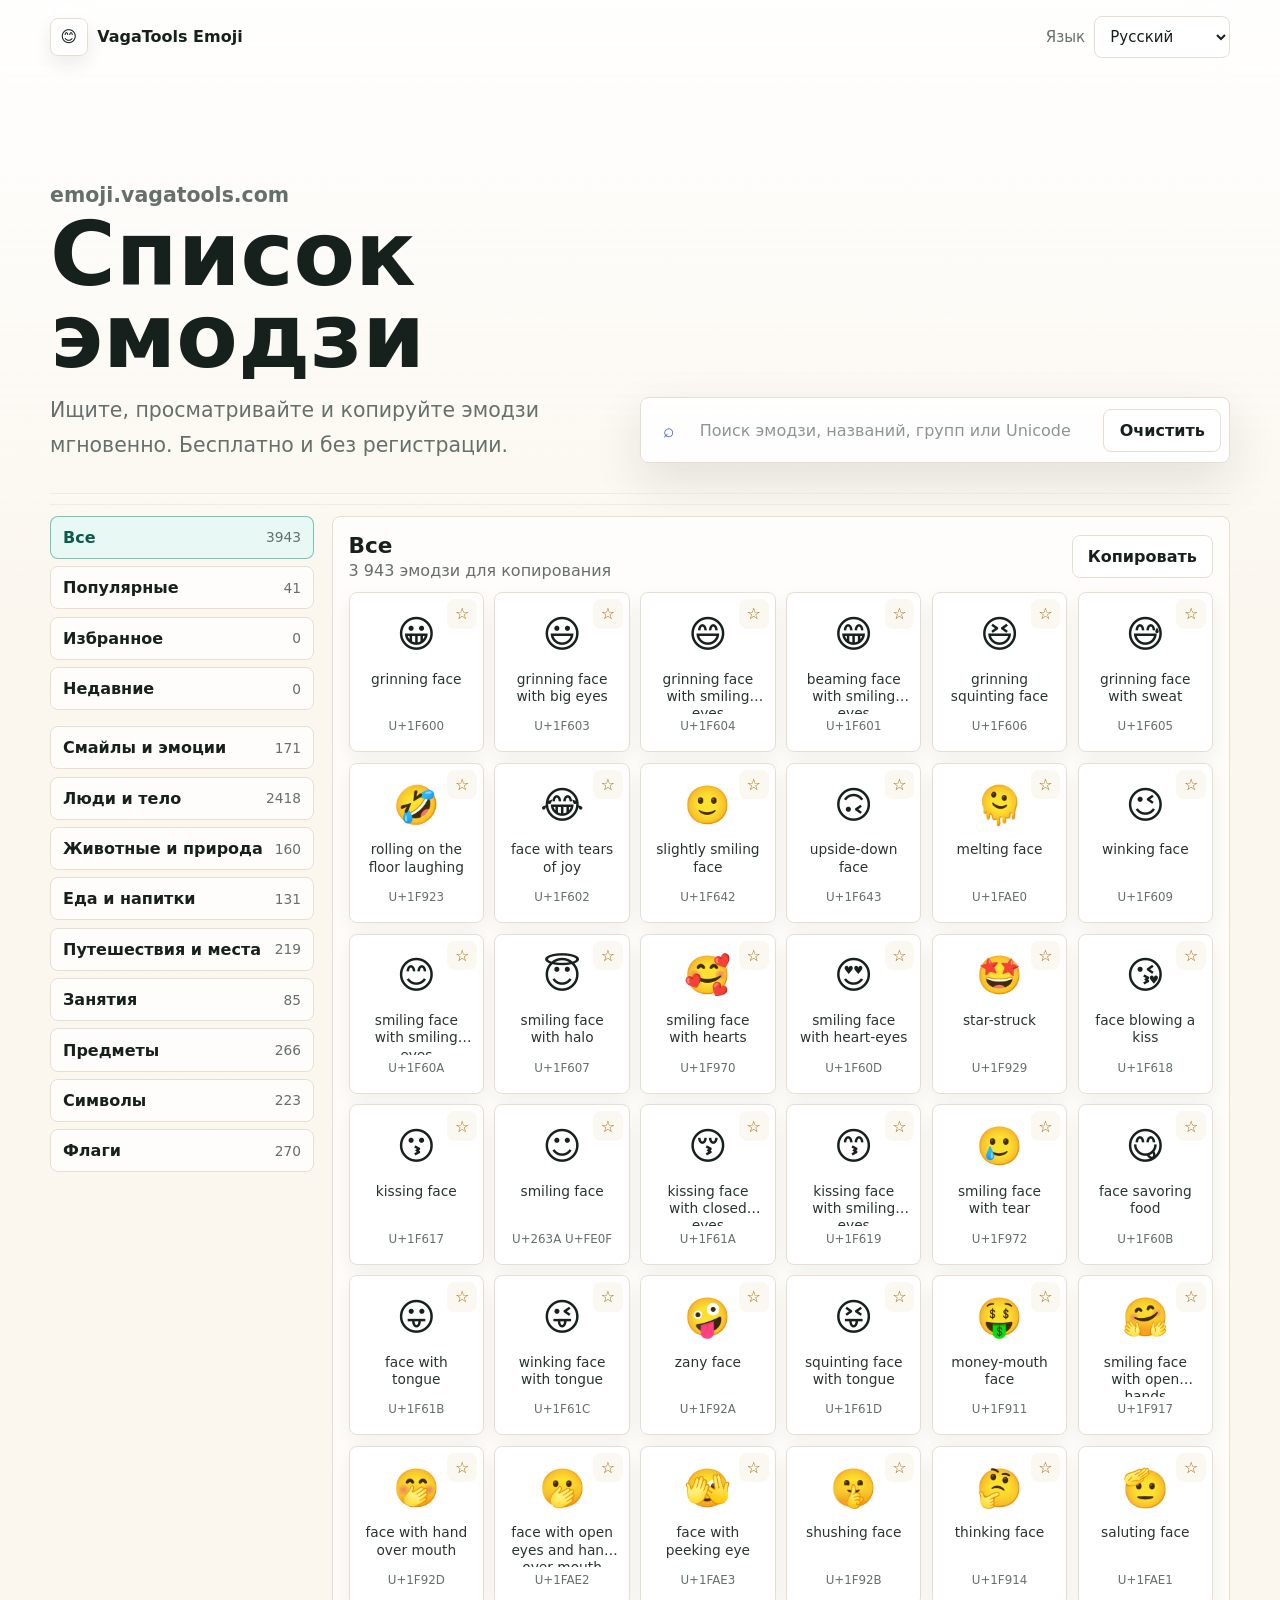
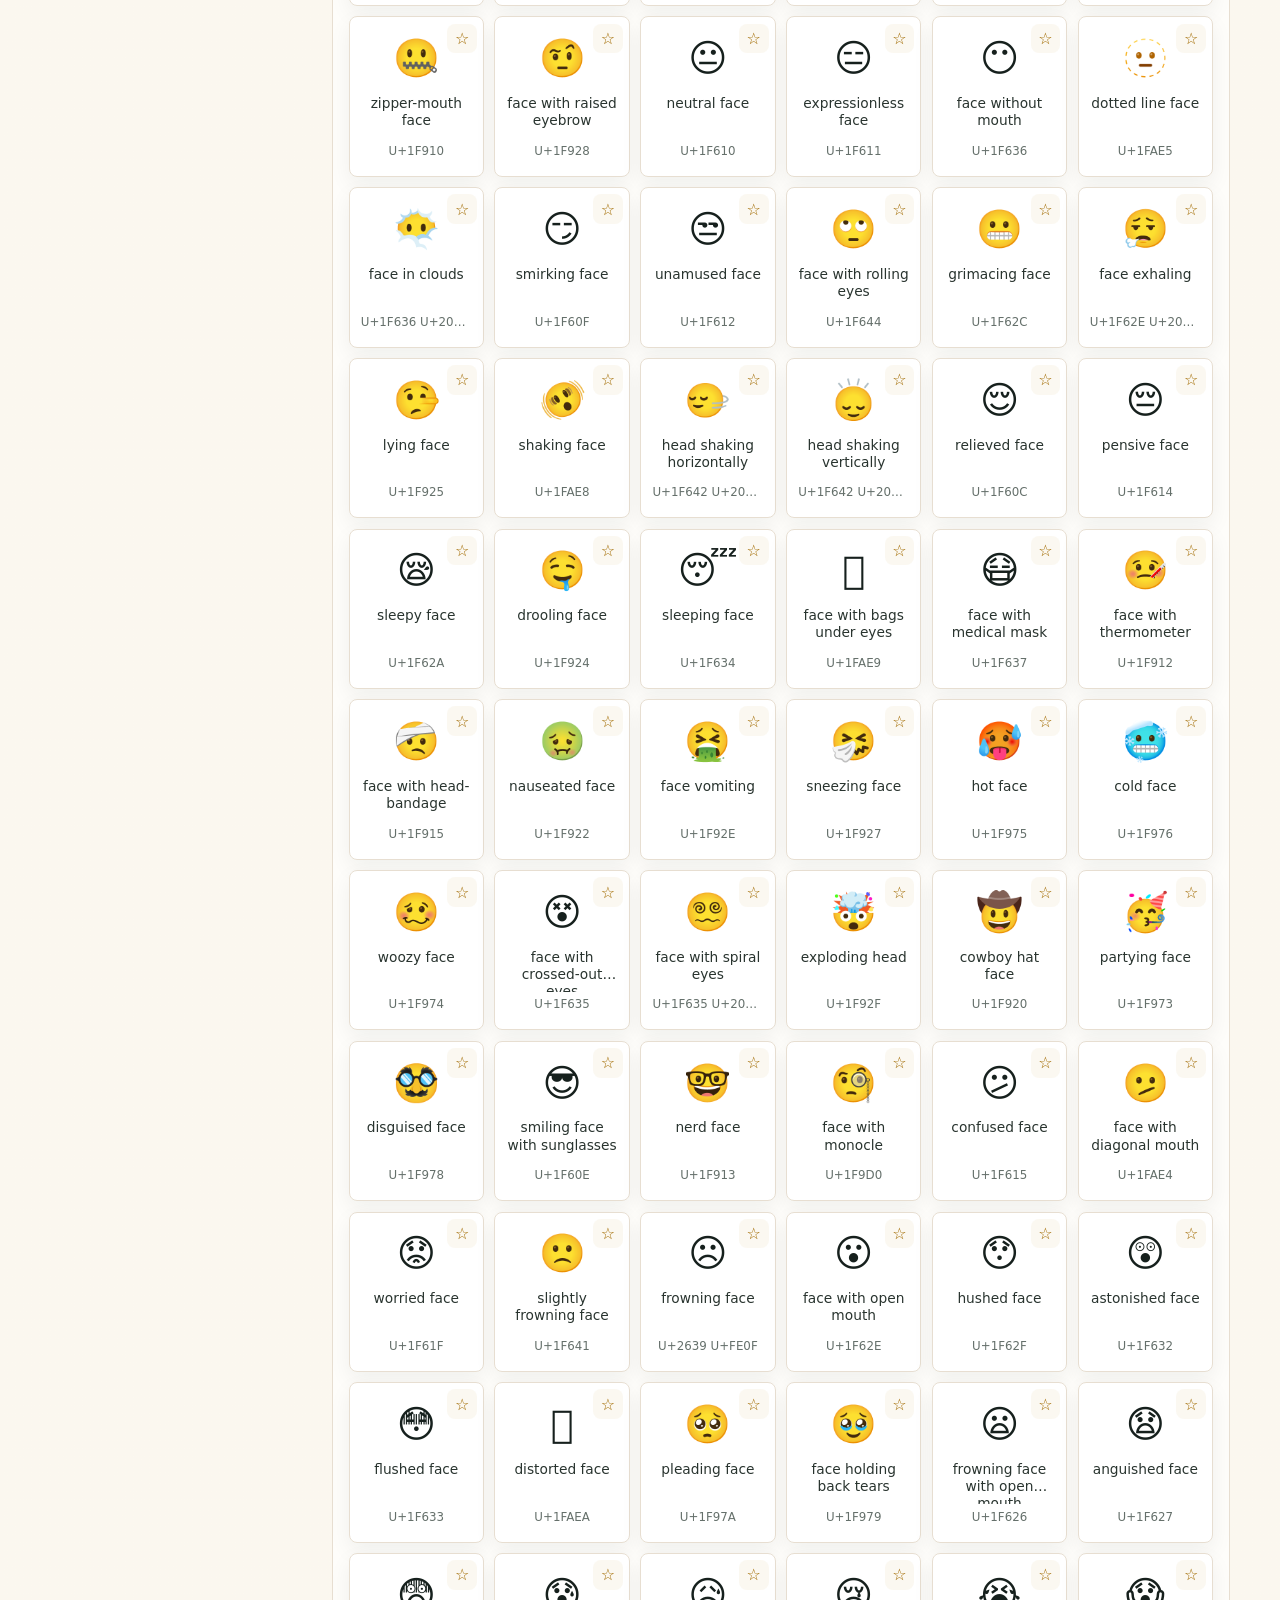
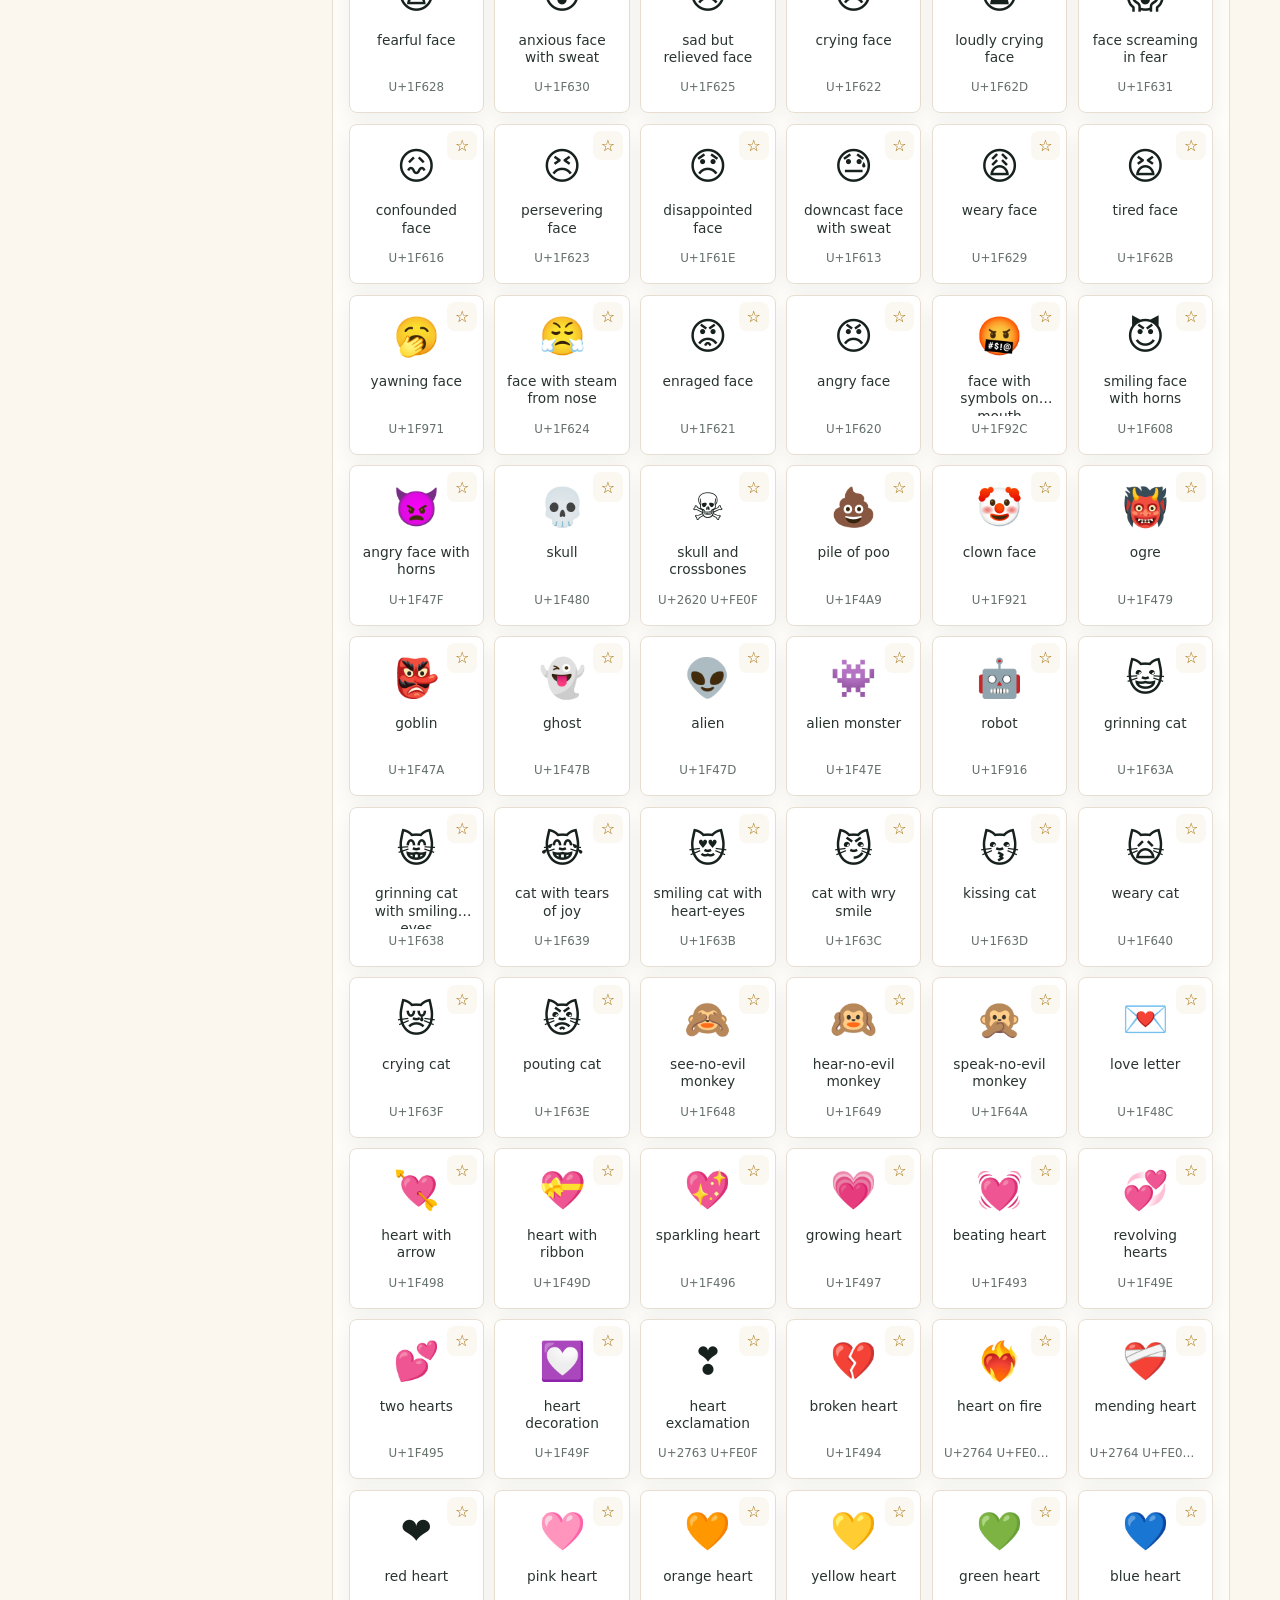
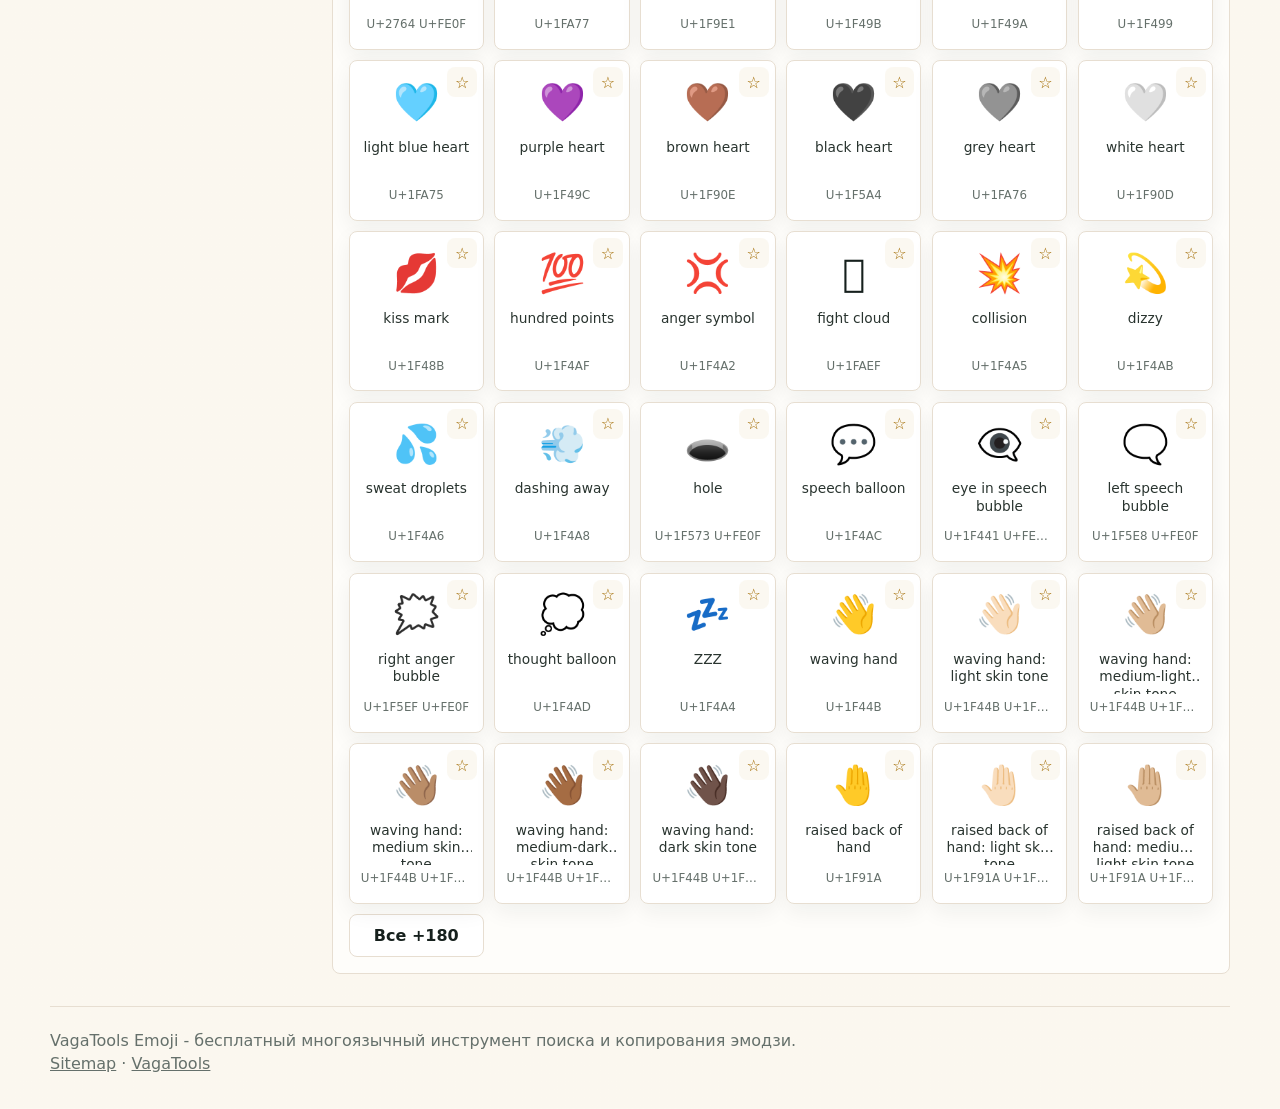
<file: ru/index.html>
<!doctype html>
<html lang="ru" dir="ltr">
<head>
  <meta charset="utf-8">
  <meta name="viewport" content="width=device-width, initial-scale=1">
  <title>Список эмодзи - бесплатно копировать, искать и смотреть Unicode</title>
  <meta name="description" content="Бесплатный сайт эмодзи: быстрый поиск, категории, копирование в один клик, Unicode коды, избранное, недавние и многоязычная поддержка.">
  <meta name="keywords" content="эмодзи, emoji, скопировать эмодзи, бесплатные эмодзи, поиск emoji, unicode emoji">
  <meta name="robots" content="index, follow, max-image-preview:large">
  <meta name="theme-color" content="#fbf7ef">
  <link rel="canonical" href="https://emoji.vagatools.com/ru/">
  <link rel="alternate" hreflang="zh-cn" href="https://emoji.vagatools.com/">
  <link rel="alternate" hreflang="en" href="https://emoji.vagatools.com/en/">
  <link rel="alternate" hreflang="ja" href="https://emoji.vagatools.com/ja/">
  <link rel="alternate" hreflang="ko" href="https://emoji.vagatools.com/ko/">
  <link rel="alternate" hreflang="es" href="https://emoji.vagatools.com/es/">
  <link rel="alternate" hreflang="fr" href="https://emoji.vagatools.com/fr/">
  <link rel="alternate" hreflang="de" href="https://emoji.vagatools.com/de/">
  <link rel="alternate" hreflang="pt" href="https://emoji.vagatools.com/pt/">
  <link rel="alternate" hreflang="ru" href="https://emoji.vagatools.com/ru/">
  <link rel="alternate" hreflang="ar" href="https://emoji.vagatools.com/ar/">
  <link rel="alternate" hreflang="hi" href="https://emoji.vagatools.com/hi/">
  <link rel="alternate" hreflang="x-default" href="https://emoji.vagatools.com/">
  <meta property="og:type" content="website">
  <meta property="og:site_name" content="VagaTools Emoji">
  <meta property="og:title" content="Список эмодзи - бесплатно копировать, искать и смотреть Unicode">
  <meta property="og:description" content="Бесплатный сайт эмодзи: быстрый поиск, категории, копирование в один клик, Unicode коды, избранное, недавние и многоязычная поддержка.">
  <meta property="og:url" content="https://emoji.vagatools.com/ru/">
  <meta property="og:image" content="https://emoji.vagatools.com/assets/og-image.svg">
  <meta name="twitter:card" content="summary_large_image">
  <link rel="manifest" href="../assets/site.webmanifest">
  <link rel="icon" href="../assets/favicon.svg" type="image/svg+xml">
  <link rel="stylesheet" href="../assets/styles.css?v=20260529d">
  <script async src="https://pagead2.googlesyndication.com/pagead/js/adsbygoogle.js?client=ca-pub-9943771829287979" crossorigin="anonymous"></script>
  <script type="application/ld+json">{"@context":"https://schema.org","@type":"WebApplication","name":"Список эмодзи","url":"https://emoji.vagatools.com/ru/","applicationCategory":"UtilityApplication","operatingSystem":"Any","offers":{"@type":"Offer","price":"0","priceCurrency":"USD"},"inLanguage":["zh-CN","en","ja","ko","es","fr","de","pt","ru","ar","hi"],"description":"Бесплатный сайт эмодзи: быстрый поиск, категории, копирование в один клик, Unicode коды, избранное, недавние и многоязычная поддержка.","potentialAction":{"@type":"SearchAction","target":"https://emoji.vagatools.com/?q={search_term_string}","query-input":"required name=search_term_string"}}</script>
</head>
<body data-lang="ru">
  <header class="topbar">
    <a class="brand" href="/ru/" aria-label="VagaTools Emoji">
      <span class="brand-mark">😊</span>
      <span>VagaTools Emoji</span>
    </a>
    <label class="language-picker">
      <span>Язык</span>
      <select id="languageSelect" aria-label="Язык">
        <option value="/">简体中文</option><option value="/en/">English</option><option value="/ja/">日本語</option><option value="/ko/">한국어</option><option value="/es/">Español</option><option value="/fr/">Français</option><option value="/de/">Deutsch</option><option value="/pt/">Português</option><option value="/ru/" selected>Русский</option><option value="/ar/">العربية</option><option value="/hi/">हिन्दी</option>
      </select>
    </label>
  </header>

  <main>
    <section class="hero">
      <div class="hero-copy">
        <p class="eyebrow">emoji.vagatools.com</p>
        <h1>Список эмодзи</h1>
        <p>Ищите, просматривайте и копируйте эмодзи мгновенно. Бесплатно и без регистрации.</p>
      </div>
      <form class="search-panel" role="search">
        <label class="search-box">
          <span aria-hidden="true">⌕</span>
          <input id="searchInput" name="q" autocomplete="off" placeholder="Поиск эмодзи, названий, групп или Unicode" aria-label="Поиск эмодзи, названий, групп или Unicode">
        </label>
        <button class="ghost-button" id="clearSearch" type="button">Очистить</button>
      </form>
    </section>

    <section class="ad-band" aria-label="Sponsored">
      <ins class="adsbygoogle"
        style="display:block"
        data-ad-client="ca-pub-9943771829287979"
        data-ad-format="auto"
        data-full-width-responsive="true"></ins>
    </section>

    <section class="workspace" aria-live="polite">
      <aside class="sidebar">
        <div class="quick-tabs" id="quickTabs"></div>
        <nav class="categories" id="categoryList" aria-label="Группа"></nav>
      </aside>

      <section class="results">
        <div class="results-head">
          <div>
            <h2 id="sectionTitle">Все</h2>
            <p><span id="resultCount">0</span> эмодзи для копирования</p>
          </div>
          <button class="ghost-button" id="copyVisible" type="button">Копировать</button>
        </div>
        <div class="emoji-grid" id="emojiGrid"></div>
        <p class="empty" id="emptyState" hidden>Эмодзи не найдены</p>
      </section>
    </section>
  </main>

  <dialog class="emoji-dialog" id="emojiDialog">
    <button class="dialog-close" id="closeDialog" aria-label="Close">×</button>
    <div class="dialog-symbol" id="dialogSymbol"></div>
    <h2 id="dialogName"></h2>
    <dl>
      <div><dt>Код</dt><dd id="dialogCode"></dd></div>
      <div><dt>Группа</dt><dd id="dialogGroup"></dd></div>
    </dl>
    <div class="dialog-actions">
      <button class="primary-button" id="dialogCopy" type="button">Копировать</button>
      <button class="ghost-button" id="dialogFavorite" type="button">Избранное</button>
    </div>
  </dialog>

  <div class="toast" id="toast" role="status" aria-live="polite">Скопировано</div>

  <footer>
    <p>VagaTools Emoji - бесплатный многоязычный инструмент поиска и копирования эмодзи.</p>
    <p><a href="https://emoji.vagatools.com/sitemap.xml">Sitemap</a> · <a href="https://vagatools.com">VagaTools</a></p>
  </footer>

  <script>
    window.APP_I18N = {"code":"Код","dir":"ru","label":"Русский","title":"Список эмодзи - бесплатно копировать, искать и смотреть Unicode","description":"Бесплатный сайт эмодзи: быстрый поиск, категории, копирование в один клик, Unicode коды, избранное, недавние и многоязычная поддержка.","keywords":"эмодзи, emoji, скопировать эмодзи, бесплатные эмодзи, поиск emoji, unicode emoji","heroTitle":"Список эмодзи","heroText":"Ищите, просматривайте и копируйте эмодзи мгновенно. Бесплатно и без регистрации.","searchPlaceholder":"Поиск эмодзи, названий, групп или Unicode","all":"Все","popular":"Популярные","favorites":"Избранное","recent":"Недавние","copied":"Скопировано","copy":"Копировать","group":"Группа","noResults":"Эмодзи не найдены","clear":"Очистить","language":"Язык","stats":"эмодзи для копирования","footer":"VagaTools Emoji - бесплатный многоязычный инструмент поиска и копирования эмодзи."};
    window.CATEGORY_I18N = {"Smileys & Emotion":{"zh-CN":"笑脸与情感","en":"Smileys & Emotion","ja":"スマイルと感情","ko":"스마일리와 감정","es":"Caras y emoción","fr":"Smileys et émotions","de":"Smileys und Emotionen","pt":"Carinhas e emoção","ru":"Смайлы и эмоции","ar":"الوجوه والمشاعر","hi":"स्माइली और भावना"},"People & Body":{"zh-CN":"人物与身体","en":"People & Body","ja":"人と体","ko":"사람과 몸","es":"Personas y cuerpo","fr":"Personnes et corps","de":"Menschen und Körper","pt":"Pessoas e corpo","ru":"Люди и тело","ar":"الأشخاص والجسم","hi":"लोग और शरीर"},"Component":{"zh-CN":"组件","en":"Component","ja":"部品","ko":"구성 요소","es":"Componentes","fr":"Composants","de":"Komponenten","pt":"Componentes","ru":"Компоненты","ar":"المكونات","hi":"घटक"},"Animals & Nature":{"zh-CN":"动物与自然","en":"Animals & Nature","ja":"動物と自然","ko":"동물과 자연","es":"Animales y naturaleza","fr":"Animaux et nature","de":"Tiere und Natur","pt":"Animais e natureza","ru":"Животные и природа","ar":"الحيوانات والطبيعة","hi":"जानवर और प्रकृति"},"Food & Drink":{"zh-CN":"食物与饮品","en":"Food & Drink","ja":"食べ物と飲み物","ko":"음식과 음료","es":"Comida y bebida","fr":"Nourriture et boisson","de":"Essen und Trinken","pt":"Comida e bebida","ru":"Еда и напитки","ar":"الطعام والشراب","hi":"भोजन और पेय"},"Travel & Places":{"zh-CN":"旅行与地点","en":"Travel & Places","ja":"旅行と場所","ko":"여행과 장소","es":"Viajes y lugares","fr":"Voyages et lieux","de":"Reisen und Orte","pt":"Viagens e lugares","ru":"Путешествия и места","ar":"السفر والأماكن","hi":"यात्रा और स्थान"},"Activities":{"zh-CN":"活动","en":"Activities","ja":"アクティビティ","ko":"활동","es":"Actividades","fr":"Activités","de":"Aktivitäten","pt":"Atividades","ru":"Занятия","ar":"الأنشطة","hi":"गतिविधियां"},"Objects":{"zh-CN":"物品","en":"Objects","ja":"物","ko":"물건","es":"Objetos","fr":"Objets","de":"Objekte","pt":"Objetos","ru":"Предметы","ar":"الأشياء","hi":"वस्तुएं"},"Symbols":{"zh-CN":"符号","en":"Symbols","ja":"記号","ko":"기호","es":"Símbolos","fr":"Symboles","de":"Symbole","pt":"Símbolos","ru":"Символы","ar":"الرموز","hi":"प्रतीक"},"Flags":{"zh-CN":"旗帜","en":"Flags","ja":"旗","ko":"깃발","es":"Banderas","fr":"Drapeaux","de":"Flaggen","pt":"Bandeiras","ru":"Флаги","ar":"الأعلام","hi":"झंडे"}};
    window.SITE_LANGUAGES = [{"code":"zh-CN","dir":".","label":"简体中文"},{"code":"en","dir":"en","label":"English"},{"code":"ja","dir":"ja","label":"日本語"},{"code":"ko","dir":"ko","label":"한국어"},{"code":"es","dir":"es","label":"Español"},{"code":"fr","dir":"fr","label":"Français"},{"code":"de","dir":"de","label":"Deutsch"},{"code":"pt","dir":"pt","label":"Português"},{"code":"ru","dir":"ru","label":"Русский"},{"code":"ar","dir":"ar","label":"العربية"},{"code":"hi","dir":"hi","label":"हिन्दी"}];
  </script>
  <script src="../assets/emoji-data.js" defer></script>
  <script src="../assets/app.js?v=20260529d" defer></script>
</body>
</html>
</file>
<file: assets/styles.css>
:root {
  color-scheme: light;
  --paper: #fbf7ef;
  --panel: #ffffff;
  --ink: #16201d;
  --muted: #65706b;
  --line: #e7ded1;
  --mint: #16a085;
  --coral: #ef6f5e;
  --gold: #d89b26;
  --blue: #3366cc;
  --shadow: 0 18px 50px rgba(28, 31, 29, 0.11);
  font-family:
    Inter, ui-sans-serif, system-ui, -apple-system, BlinkMacSystemFont, "Segoe UI", "Noto Sans", Arial,
    "Apple Color Emoji", "Segoe UI Emoji", "Noto Color Emoji", sans-serif;
}

* {
  box-sizing: border-box;
}

html {
  background: var(--paper);
}

body {
  min-height: 100vh;
  margin: 0;
  color: var(--ink);
  background:
    linear-gradient(180deg, rgba(255, 255, 255, 0.92), rgba(251, 247, 239, 0.72) 38rem),
    var(--paper);
}

a {
  color: inherit;
}

button,
input,
select {
  font: inherit;
}

.topbar {
  position: sticky;
  top: 0;
  z-index: 10;
  display: flex;
  align-items: center;
  justify-content: space-between;
  gap: 1rem;
  width: min(1180px, calc(100% - 2rem));
  margin: 0 auto;
  padding: 1rem 0;
  backdrop-filter: blur(18px);
}

.brand {
  display: inline-flex;
  align-items: center;
  gap: 0.6rem;
  min-width: 0;
  color: var(--ink);
  text-decoration: none;
  font-weight: 800;
}

.brand-mark {
  display: grid;
  width: 2.35rem;
  height: 2.35rem;
  place-items: center;
  border: 1px solid var(--line);
  border-radius: 8px;
  background: #fff;
  box-shadow: 0 8px 18px rgba(22, 32, 29, 0.08);
}

.language-picker {
  display: inline-flex;
  align-items: center;
  gap: 0.55rem;
  color: var(--muted);
  font-size: 0.94rem;
}

.language-picker select {
  min-width: 8.5rem;
  border: 1px solid var(--line);
  border-radius: 8px;
  background: #fff;
  color: var(--ink);
  padding: 0.62rem 0.7rem;
}

main {
  width: min(1180px, calc(100% - 2rem));
  margin: 0 auto;
}

.hero {
  display: grid;
  grid-template-columns: minmax(0, 0.92fr) minmax(18rem, 1fr);
  gap: clamp(1rem, 4vw, 3rem);
  align-items: end;
  padding: clamp(2.25rem, 7vw, 5.5rem) 0 1.4rem;
}

.eyebrow {
  margin: 0 0 0.6rem;
  color: var(--coral);
  font-weight: 800;
  letter-spacing: 0;
}

.hero h1 {
  margin: 0;
  font-size: clamp(3rem, 7vw, 6.4rem);
  line-height: 0.92;
  letter-spacing: 0;
}

.hero p {
  max-width: 40rem;
  margin: 1rem 0 0;
  color: var(--muted);
  font-size: clamp(1.05rem, 2vw, 1.28rem);
  line-height: 1.7;
}

.search-panel {
  display: grid;
  grid-template-columns: 1fr auto;
  gap: 0.65rem;
  align-items: center;
  padding: 0.5rem;
  border: 1px solid var(--line);
  border-radius: 8px;
  background: rgba(255, 255, 255, 0.92);
  box-shadow: var(--shadow);
}

.search-box {
  display: grid;
  grid-template-columns: auto 1fr;
  align-items: center;
  gap: 0.55rem;
  min-width: 0;
  color: var(--muted);
}

.search-box span {
  width: 2.4rem;
  text-align: center;
  color: var(--blue);
  font-size: 1.2rem;
}

.search-box input {
  width: 100%;
  min-width: 0;
  border: 0;
  outline: 0;
  background: transparent;
  color: var(--ink);
  padding: 0.9rem 0.2rem;
}

.search-box input::placeholder {
  color: #8c9691;
}

.primary-button,
.ghost-button {
  min-height: 2.7rem;
  border: 1px solid transparent;
  border-radius: 8px;
  padding: 0.64rem 0.95rem;
  cursor: pointer;
  font-weight: 750;
  transition:
    transform 160ms ease,
    box-shadow 160ms ease,
    border-color 160ms ease,
    background 160ms ease;
}

.primary-button {
  background: var(--ink);
  color: #fff;
}

.ghost-button {
  background: #fff;
  border-color: var(--line);
  color: var(--ink);
}

.primary-button:hover,
.ghost-button:hover,
.emoji-card:hover,
.category-button:hover {
  transform: translateY(-1px);
}

.ad-band {
  height: 90px !important;
  min-height: 90px !important;
  max-height: 90px !important;
  margin: 1rem 0 1.35rem;
  border-block: 1px solid var(--line);
  padding: 0;
  overflow: hidden !important;
  transition:
    height 180ms ease,
    min-height 180ms ease,
    margin 180ms ease,
    padding 180ms ease,
    opacity 180ms ease;
}

.ad-band.ad-empty {
  height: 12px !important;
  min-height: 12px !important;
  max-height: 12px !important;
  margin: 0.45rem 0 0.7rem;
  padding: 0;
  opacity: 0.45;
}

.ad-band.ad-filled {
  height: 90px !important;
  min-height: 90px !important;
  max-height: 90px !important;
  opacity: 1;
}

.adsbygoogle {
  height: 90px !important;
  min-height: 90px;
  max-height: 90px;
  overflow: hidden;
}

.workspace {
  display: grid;
  grid-template-columns: 16.5rem minmax(0, 1fr);
  gap: 1.1rem;
  align-items: start;
}

.sidebar {
  position: sticky;
  top: 5.2rem;
  display: grid;
  gap: 1rem;
  max-height: calc(100vh - 6rem);
  overflow: auto;
  padding-bottom: 1rem;
}

.quick-tabs,
.categories {
  display: grid;
  gap: 0.45rem;
}

.category-button {
  display: flex;
  align-items: center;
  justify-content: space-between;
  gap: 0.65rem;
  width: 100%;
  min-height: 2.7rem;
  border: 1px solid var(--line);
  border-radius: 8px;
  background: rgba(255, 255, 255, 0.72);
  color: var(--ink);
  padding: 0.65rem 0.75rem;
  text-align: start;
  cursor: pointer;
}

.category-button strong {
  overflow: hidden;
  text-overflow: ellipsis;
  white-space: nowrap;
}

.category-button span {
  flex: 0 0 auto;
  color: var(--muted);
  font-size: 0.86rem;
}

.category-button.active {
  border-color: rgba(22, 160, 133, 0.55);
  background: #e8f8f4;
  color: #0b5b4c;
}

.results {
  min-width: 0;
  border: 1px solid var(--line);
  border-radius: 8px;
  background: rgba(255, 255, 255, 0.72);
  padding: clamp(0.75rem, 2vw, 1rem);
}

.results-head {
  display: flex;
  align-items: center;
  justify-content: space-between;
  gap: 1rem;
  margin-bottom: 0.75rem;
}

.results-head h2 {
  margin: 0;
  font-size: 1.35rem;
}

.results-head p {
  margin: 0.2rem 0 0;
  color: var(--muted);
}

.emoji-grid {
  display: grid;
  grid-template-columns: repeat(auto-fill, minmax(7.4rem, 1fr));
  gap: 0.65rem;
  min-height: 16rem;
}

.emoji-card {
  position: relative;
  display: grid;
  grid-template-rows: 3.8rem 2.7rem 1.3rem;
  gap: 0.35rem;
  min-width: 0;
  min-height: 9.1rem;
  border: 1px solid var(--line);
  border-radius: 8px;
  background: #fff;
  color: var(--ink);
  padding: 0.7rem;
  text-align: center;
  cursor: pointer;
  box-shadow: 0 8px 22px rgba(22, 32, 29, 0.06);
}

.emoji-symbol {
  display: grid;
  place-items: center;
  font-size: 2.35rem;
  line-height: 1;
}

.emoji-name {
  display: -webkit-box;
  overflow: hidden;
  color: #29342f;
  font-size: 0.86rem;
  line-height: 1.25;
  -webkit-box-orient: vertical;
  -webkit-line-clamp: 2;
}

.emoji-code {
  overflow: hidden;
  color: var(--muted);
  font-size: 0.74rem;
  text-overflow: ellipsis;
  white-space: nowrap;
}

.favorite-toggle {
  position: absolute;
  top: 0.38rem;
  inset-inline-end: 0.38rem;
  display: grid;
  width: 1.85rem;
  height: 1.85rem;
  place-items: center;
  border: 0;
  border-radius: 8px;
  background: rgba(251, 247, 239, 0.9);
  color: #a26b00;
  cursor: pointer;
}

.favorite-toggle.active {
  background: #fff2c9;
}

.empty {
  margin: 3rem 0;
  color: var(--muted);
  text-align: center;
}

.emoji-dialog {
  width: min(31rem, calc(100% - 2rem));
  border: 1px solid var(--line);
  border-radius: 8px;
  background: #fff;
  color: var(--ink);
  padding: 1.25rem;
  box-shadow: var(--shadow);
}

.emoji-dialog::backdrop {
  background: rgba(22, 32, 29, 0.38);
  backdrop-filter: blur(3px);
}

.dialog-close {
  position: absolute;
  top: 0.7rem;
  inset-inline-end: 0.7rem;
  width: 2.1rem;
  height: 2.1rem;
  border: 1px solid var(--line);
  border-radius: 8px;
  background: #fff;
  cursor: pointer;
}

.dialog-symbol {
  margin-top: 0.75rem;
  font-size: 5.2rem;
  text-align: center;
}

.emoji-dialog h2 {
  margin: 0.4rem 2rem 1rem;
  text-align: center;
}

.emoji-dialog dl {
  display: grid;
  gap: 0.65rem;
  margin: 0 0 1rem;
}

.emoji-dialog dl div {
  display: grid;
  grid-template-columns: 5.5rem 1fr;
  gap: 1rem;
  border-top: 1px solid var(--line);
  padding-top: 0.65rem;
}

.emoji-dialog dt {
  color: var(--muted);
}

.emoji-dialog dd {
  min-width: 0;
  margin: 0;
  overflow-wrap: anywhere;
}

.dialog-actions {
  display: flex;
  gap: 0.6rem;
}

.dialog-actions button {
  flex: 1;
}

.toast {
  position: fixed;
  inset-inline: 50% auto;
  bottom: 1.25rem;
  z-index: 30;
  transform: translate(-50%, 1rem);
  border-radius: 8px;
  background: var(--ink);
  color: #fff;
  padding: 0.75rem 1rem;
  opacity: 0;
  pointer-events: none;
  transition:
    opacity 180ms ease,
    transform 180ms ease;
}

[dir="rtl"] .toast {
  transform: translate(50%, 1rem);
}

.toast.show {
  opacity: 1;
  transform: translate(-50%, 0);
}

[dir="rtl"] .toast.show {
  transform: translate(50%, 0);
}

footer {
  width: min(1180px, calc(100% - 2rem));
  margin: 2rem auto 0;
  border-top: 1px solid var(--line);
  padding: 1.25rem 0 2rem;
  color: var(--muted);
}

footer p {
  margin: 0.25rem 0;
}

@media (max-width: 880px) {
  .hero,
  .workspace {
    grid-template-columns: 1fr;
  }

  .hero {
    padding-top: 1.5rem;
  }

  .sidebar {
    position: static;
    max-height: none;
    overflow: visible;
  }

  .quick-tabs,
  .categories {
    grid-auto-flow: column;
    grid-auto-columns: minmax(9rem, 1fr);
    overflow-x: auto;
    padding-bottom: 0.2rem;
  }
}

@media (max-width: 560px) {
  .topbar {
    align-items: flex-start;
    flex-direction: column;
  }

  .language-picker,
  .language-picker select {
    width: 100%;
  }

  .search-panel,
  .results-head,
  .dialog-actions {
    grid-template-columns: 1fr;
    flex-direction: column;
    align-items: stretch;
  }

  .hero h1 {
    font-size: 3rem;
  }

  .emoji-grid {
    grid-template-columns: repeat(2, minmax(0, 1fr));
  }

  .ad-band,
  .ad-band.ad-filled,
  .adsbygoogle {
    height: 72px !important;
    min-height: 72px !important;
    max-height: 72px !important;
  }

  .ad-band.ad-empty {
    height: 8px !important;
    min-height: 8px !important;
    max-height: 8px !important;
  }
}
</file>
